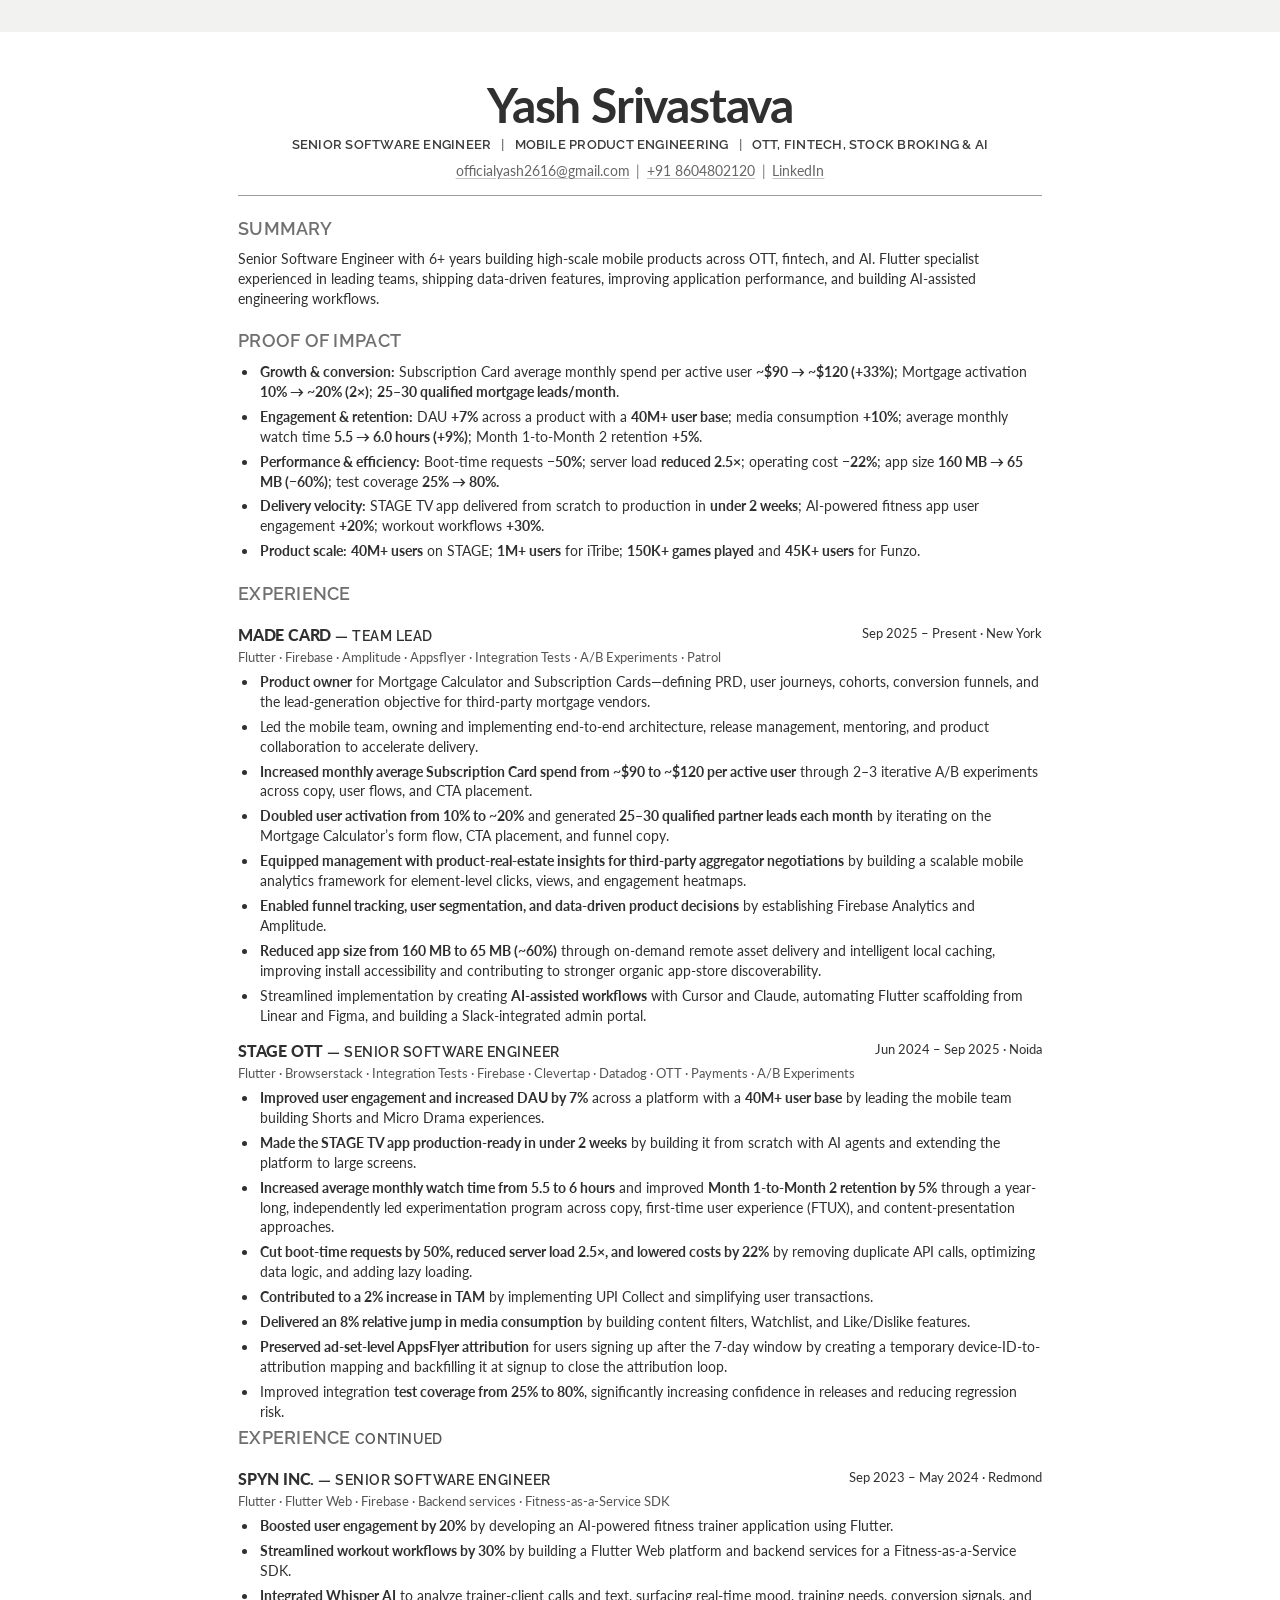
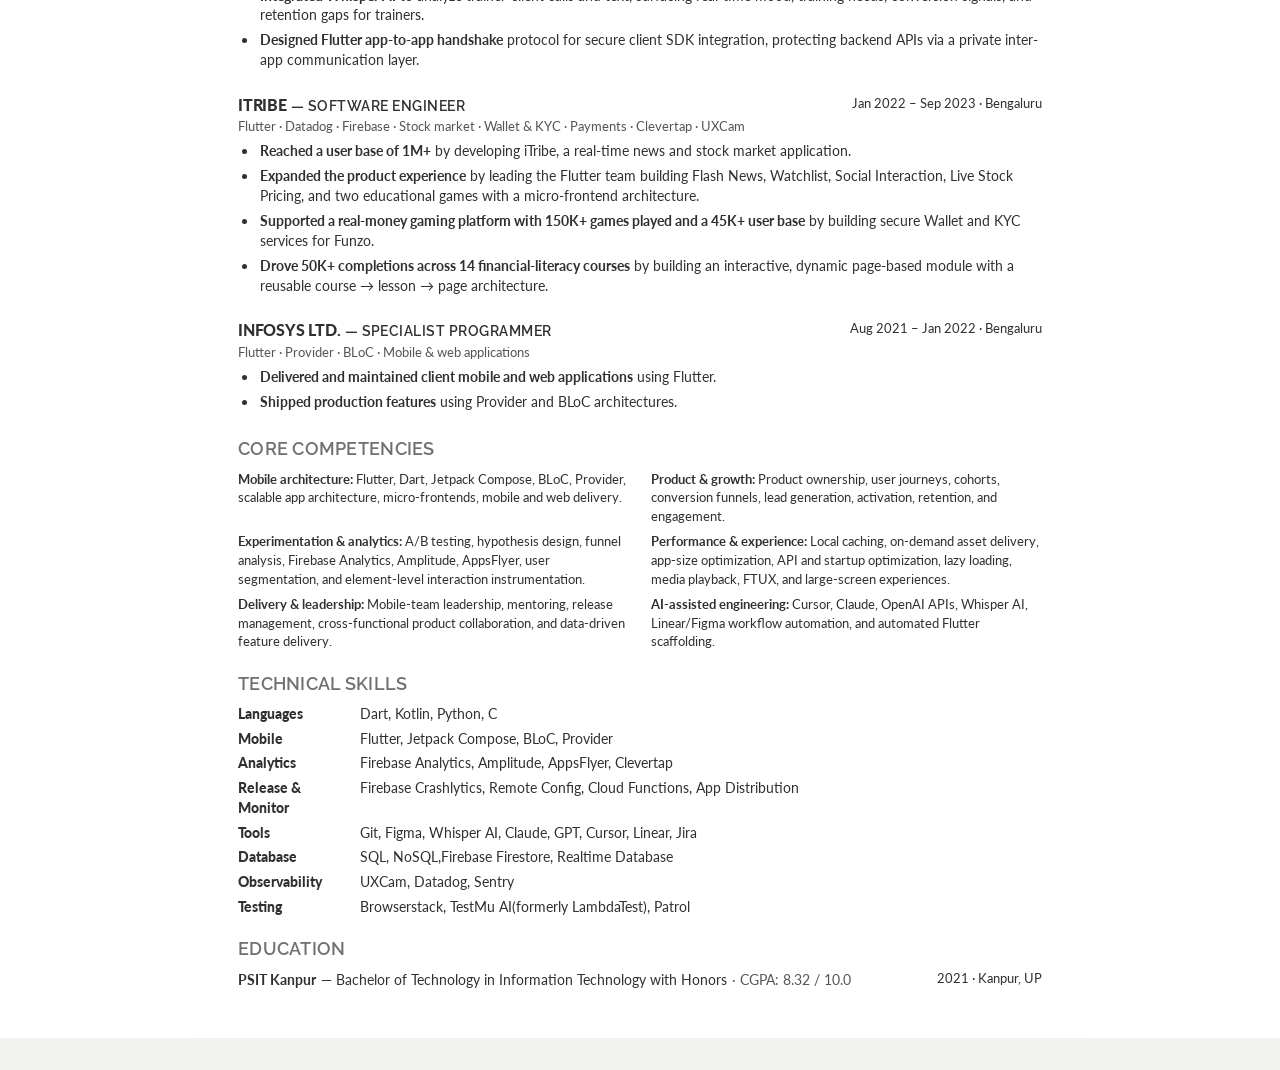
<file: index.html>
<!doctype html>
<html lang="en">
  <head>
    <meta charset="utf-8" />
    <meta name="viewport" content="width=device-width, initial-scale=1" />
    <meta name="description" content="Yash Srivastava — Senior Software Engineer" />
    <title>Yash Srivastava | Senior Software Engineer</title>
    <link rel="preconnect" href="https://fonts.googleapis.com" />
    <link rel="preconnect" href="https://fonts.gstatic.com" crossorigin />
    <link href="https://fonts.googleapis.com/css2?family=Lato:ital,wght@0,300;0,400;0,700;0,900&amp;family=Raleway:wght@500;600;700;800&amp;display=swap" rel="stylesheet" />
    <link rel="stylesheet" href="styles.css" />
  </head>
  <body>
    <main class="resume">
      <header class="masthead">
        <h1><strong>Yash Srivastava</strong></h1>
        <p class="headline">Senior Software Engineer <span>|</span> Mobile Product Engineering <span>|</span> OTT, Fintech, Stock Broking &amp; AI</p>
        <address><a href="mailto:officialyash2616@gmail.com">officialyash2616@gmail.com</a><span>|</span><a href="tel:+918604802120">+91 8604802120</a><span>|</span><a href="https://www.linkedin.com/in/yash-srivastava-04802a15b/">LinkedIn</a></address>
      </header>

      <section>
        <h2>Summary</h2>
        <p>Senior Software Engineer with 6+ years building high-scale mobile products across OTT, fintech, and AI. Flutter specialist experienced in leading teams, shipping data-driven features, improving application performance, and building AI-assisted engineering workflows.</p>
      </section>

      <section>
        <h2>Proof of Impact</h2>
        <ul class="impact-list">
          <li><strong>Growth &amp; conversion:</strong> Subscription Card average monthly spend per active user <strong>~$90 → ~$120 (+33%)</strong>; Mortgage activation <strong>10% → ~20% (2×)</strong>; <strong>25–30 qualified mortgage leads/month</strong>.</li>
          <li><strong>Engagement &amp; retention:</strong> DAU <strong>+7%</strong> across a product with a <strong>40M+ user base</strong>; media consumption <strong>+10%</strong>; average monthly watch time <strong>5.5 → 6.0 hours (+9%)</strong>; Month 1-to-Month 2 retention <strong>+5%</strong>.</li>
          <li><strong>Performance &amp; efficiency:</strong> Boot-time requests <strong>−50%</strong>; server load <strong>reduced 2.5×</strong>; operating cost <strong>−22%</strong>; app size <strong>160 MB → 65 MB (−60%)</strong>; test coverage <strong>25% → 80%.</strong></li>
          <li><strong>Delivery velocity:</strong> STAGE TV app delivered from scratch to production in <strong>under 2 weeks</strong>; AI-powered fitness app user engagement <strong>+20%</strong>; workout workflows <strong>+30%</strong>.</li>
          <li><strong>Product scale:</strong> <strong>40M+ users</strong> on STAGE; <strong>1M+ users</strong> for iTribe; <strong>150K+ games played</strong> and <strong>45K+ users</strong> for Funzo.</li>
        </ul>
      </section>

      <section class="experience">
        <h2>Experience</h2>
        <article>
          <header class="role-header"><div><h3>Made Card <span>— Team Lead</span></h3><p class="stack">Flutter · Firebase · Amplitude · Appsflyer · Integration Tests · A/B Experiments · Patrol</p></div><time>Sep 2025 – Present · New York</time></header>
          <ul>
            <li><strong>Product owner</strong> for Mortgage Calculator and Subscription Cards—defining PRD, user journeys, cohorts, conversion funnels, and the lead-generation objective for third-party mortgage vendors.</li>
            <li>Led the mobile team, owning and implementing end-to-end architecture, release management, mentoring, and product collaboration to accelerate delivery.</li>
            <li><strong>Increased monthly average Subscription Card spend from ~$90 to ~$120 per active user</strong> through 2–3 iterative A/B experiments across copy, user flows, and CTA placement.</li>
            <li><strong>Doubled user activation from 10% to ~20%</strong> and generated<strong> 25–30 qualified partner leads each month</strong> by iterating on the Mortgage Calculator’s form flow, CTA placement, and funnel copy.</li>
            <li><strong>Equipped management with product-real-estate insights for third-party aggregator negotiations</strong> by building a scalable mobile analytics framework for element-level clicks, views, and engagement heatmaps.</li>
            <li><strong>Enabled funnel tracking, user segmentation, and data-driven product decisions</strong> by establishing Firebase Analytics and Amplitude.</li>
            <li><strong>Reduced app size from 160 MB to 65 MB (~60%)</strong> through on-demand remote asset delivery and intelligent local caching, improving install accessibility and contributing to stronger organic app-store discoverability.</li>
            <li>Streamlined implementation by creating <strong>AI-assisted workflows</strong> with Cursor and Claude, automating Flutter scaffolding from Linear and Figma, and building a Slack-integrated admin portal.</li>
          </ul>
        </article>
        <article>
          <header class="role-header"><div><h3>Stage OTT <span>— Senior Software Engineer</span></h3><p class="stack">Flutter · Browserstack · Integration Tests · Firebase · Clevertap · Datadog · OTT · Payments · A/B Experiments</p></div><time>Jun 2024 – Sep 2025 · Noida</time></header>
          <ul>
            <li><strong>Improved user engagement and increased DAU by 7%</strong> across a platform with a <strong>40M+ user base</strong> by leading the mobile team building Shorts and Micro Drama experiences.</li>
            <li><strong>Made the STAGE TV app production-ready in under 2 weeks</strong> by building it from scratch with AI agents and extending the platform to large screens.</li>
            <li><strong>Increased average monthly watch time from 5.5 to 6 hours</strong> and improved <strong>Month 1-to-Month 2 retention by 5%</strong> through a year-long, independently led experimentation program across copy, first-time user experience (FTUX), and content-presentation approaches.</li>
            <li><strong>Cut boot-time requests by 50%, reduced server load 2.5×, and lowered costs by 22%</strong> by removing duplicate API calls, optimizing data logic, and adding lazy loading.</li>
            <li><strong>Contributed to a 2% increase in TAM</strong> by implementing UPI Collect and simplifying user transactions.</li>
            <li><strong>Delivered an 8% relative jump in media consumption</strong> by building content filters, Watchlist, and Like/Dislike features.</li>
            <li><strong>Preserved ad-set-level AppsFlyer attribution</strong> for users signing up after the 7-day window by creating a temporary device-ID-to-attribution mapping and backfilling it at signup to close the attribution loop.</li>
            <li>Improved integration <strong>test coverage from 25% to 80%</strong>, significantly increasing confidence in releases and reducing regression risk.</li>
          </ul>
        </article>

      </section>

      <section class="experience page-two">
        <h2>Experience <span>continued</span></h2>
        <article>
          <header class="role-header"><div><h3>Spyn Inc. <span>— Senior Software Engineer</span></h3><p class="stack">Flutter · Flutter Web · Firebase · Backend services · Fitness-as-a-Service SDK</p></div><time>Sep 2023 – May 2024 · Redmond</time></header>
          <ul>
            <li><strong>Boosted user engagement by 20%</strong> by developing an AI-powered fitness trainer application using Flutter.</li>
            <li><strong>Streamlined workout workflows by 30%</strong> by building a Flutter Web platform and backend services for a Fitness-as-a-Service SDK.</li>
            <li><strong>Integrated Whisper AI</strong> to analyze trainer-client calls and text, surfacing real-time mood, training needs, conversion signals, and retention gaps for trainers.</li>
            <li><strong>Designed Flutter app-to-app handshake</strong> protocol for secure client SDK integration, protecting backend APIs via a private inter-app communication layer.</li>
          </ul>
        </article>

        <article>
          <header class="role-header"><div><h3>iTribe <span>— Software Engineer</span></h3><p class="stack">Flutter · Datadog · Firebase · Stock market · Wallet &amp; KYC · Payments · Clevertap · UXCam</p></div><time>Jan 2022 – Sep 2023 · Bengaluru</time></header>
          <ul>
            <li><strong>Reached a user base of 1M+</strong> by developing iTribe, a real-time news and stock market application.</li>
            <li><strong>Expanded the product experience</strong> by leading the Flutter team building Flash News, Watchlist, Social Interaction, Live Stock Pricing, and two educational games with a micro-frontend architecture.</li>
            <li><strong>Supported a real-money gaming platform with 150K+ games played and a 45K+ user base</strong> by building secure Wallet and KYC services for Funzo.</li>
            <li><strong>Drove 50K+ completions across 14 financial-literacy courses</strong> by building an interactive, dynamic page-based module with a reusable course → lesson → page architecture.</li>
          </ul>
        </article>

        <article>
          <header class="role-header"><div><h3>Infosys Ltd. <span>— Specialist Programmer</span></h3><p class="stack">Flutter · Provider · BLoC · Mobile &amp; web applications</p></div><time>Aug 2021 – Jan 2022 · Bengaluru</time></header>
          <ul>
            <li><strong>Delivered and maintained client mobile and web applications</strong> using Flutter.</li>
            <li><strong>Shipped production features</strong> using Provider and BLoC architectures.</li>
          </ul>
        </article>
      </section>

      <section class="competencies">
        <h2>Core Competencies</h2>
        <div class="competency-grid">
          <p><strong>Mobile architecture:</strong> Flutter, Dart, Jetpack Compose, BLoC, Provider, scalable app architecture, micro-frontends, mobile and web delivery.</p>
          <p><strong>Product &amp; growth:</strong> Product ownership, user journeys, cohorts, conversion funnels, lead generation, activation, retention, and engagement.</p>
          <p><strong>Experimentation &amp; analytics:</strong> A/B testing, hypothesis design, funnel analysis, Firebase Analytics, Amplitude, AppsFlyer, user segmentation, and element-level interaction instrumentation.</p>
          <p><strong>Performance &amp; experience:</strong> Local caching, on-demand asset delivery, app-size optimization, API and startup optimization, lazy loading, media playback, FTUX, and large-screen experiences.</p>
          <p><strong>Delivery &amp; leadership:</strong> Mobile-team leadership, mentoring, release management, cross-functional product collaboration, and data-driven feature delivery.</p>
          <p><strong>AI-assisted engineering:</strong> Cursor, Claude, OpenAI APIs, Whisper AI, Linear/Figma workflow automation, and automated Flutter scaffolding.</p>
        </div>
      </section>

      <section class="skills">
        <h2>Technical Skills</h2>
        <dl>
          <div><dt>Languages</dt><dd>Dart, Kotlin, Python, C</dd></div>
          <div><dt>Mobile</dt><dd>Flutter, Jetpack Compose, BLoC, Provider</dd></div>
          <div><dt>Analytics</dt><dd>Firebase Analytics, Amplitude, AppsFlyer, Clevertap</dd></div>
          <div><dt>Release & Monitor</dt><dd>Firebase Crashlytics, Remote Config, Cloud Functions, App Distribution</dd></div>
          <div><dt>Tools</dt><dd>Git, Figma, Whisper AI, Claude, GPT, Cursor, Linear, Jira</dd></div>
          <div><dt>Database</dt><dd>SQL, NoSQL,Firebase Firestore, Realtime Database</dd></div>
          <div><dt>Observability</dt><dd>UXCam, Datadog, Sentry</dd></div>
          <div><dt>Testing</dt><dd>Browserstack, TestMu AI(formerly LambdaTest), Patrol</dd></div>
        </dl>
      </section>

      <section class="education">
        <h2>Education</h2>
        <p><strong>PSIT Kanpur</strong> — Bachelor of Technology in Information Technology with Honors <span>· CGPA: 8.32 / 10.0</span> <time>2021 · Kanpur, UP</time></p>
      </section>
    </main>
  </body>
</html>
</file>
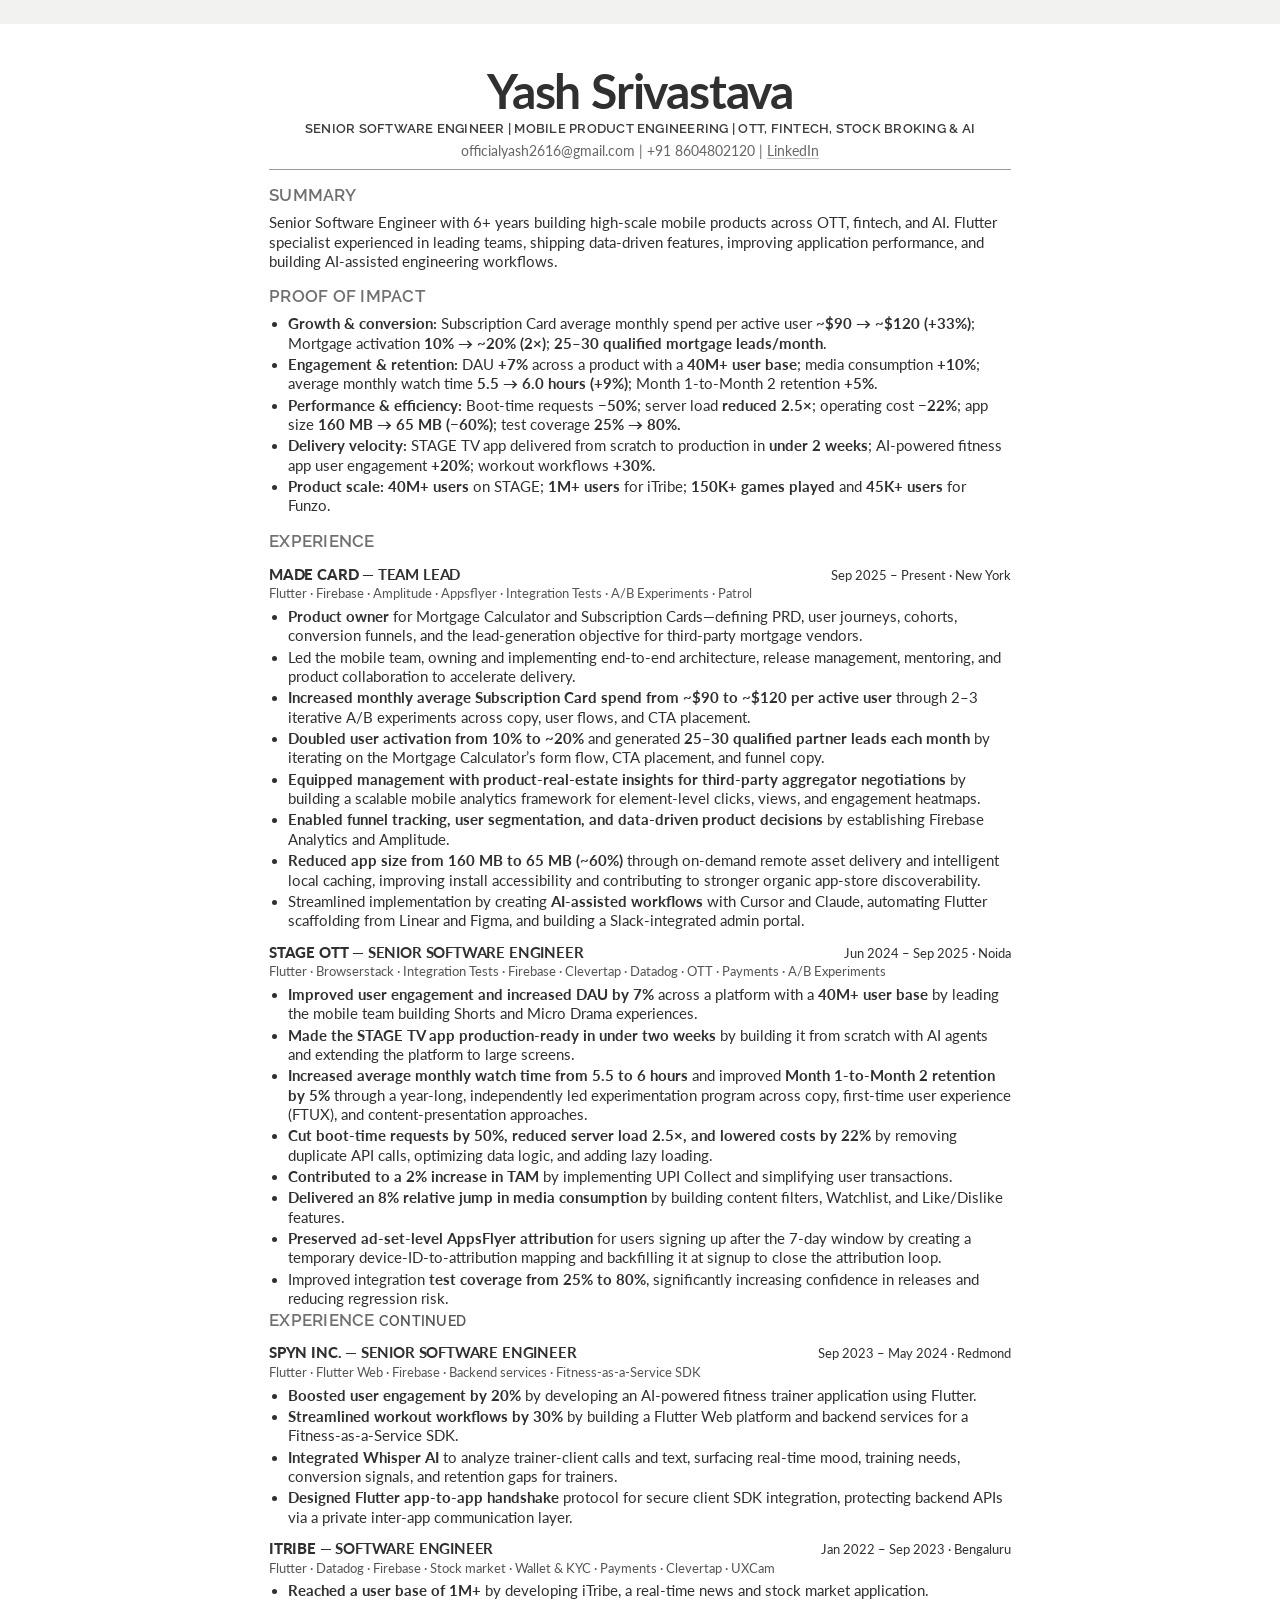
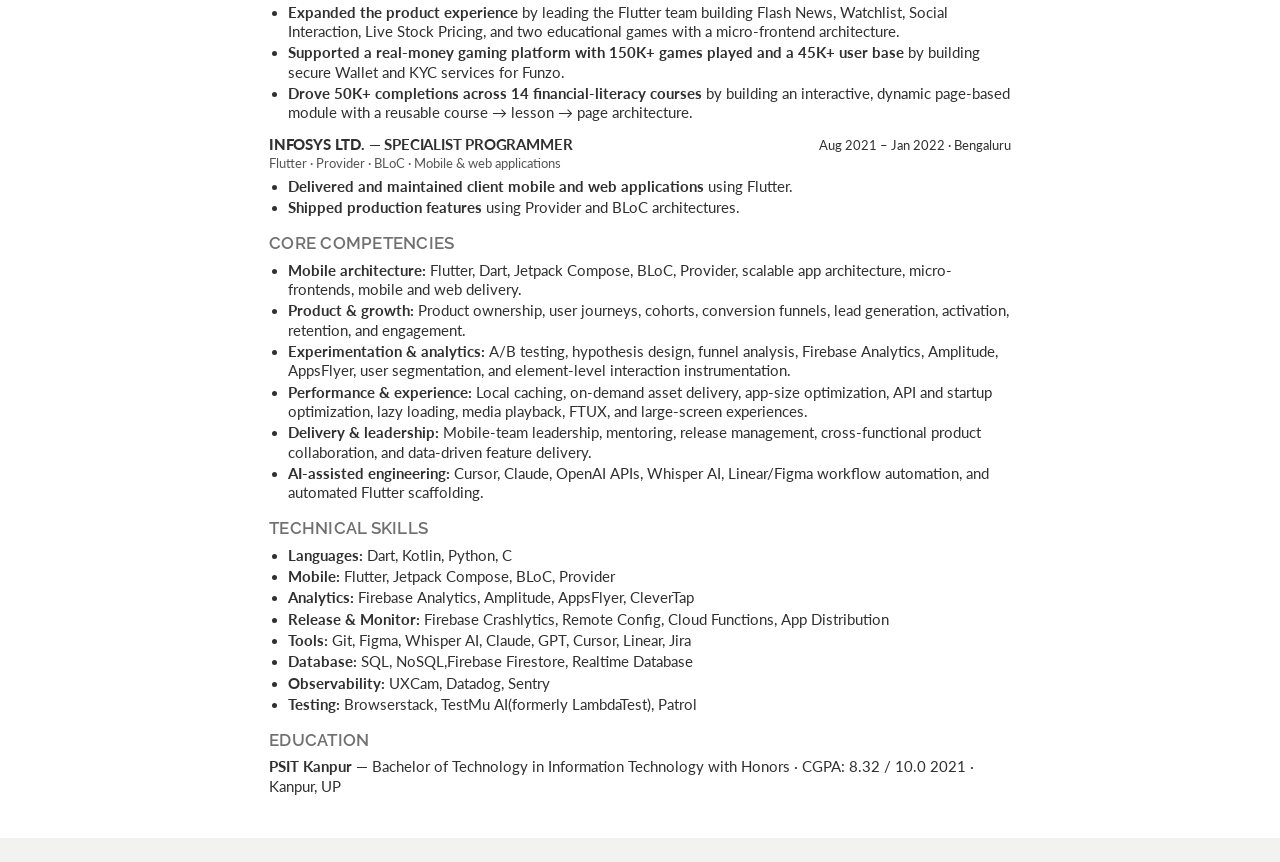
<file: ats-test/index.html>
<!doctype html>
<html lang="en">
  <head>
    <meta charset="utf-8" />
    <meta name="viewport" content="width=device-width, initial-scale=1" />
    <meta name="description" content="Yash Srivastava - Senior Software Engineer - ATS-friendly resume" />
    <title>Yash Srivastava | ATS Resume</title>
    <link rel="preconnect" href="https://fonts.googleapis.com" />
    <link rel="preconnect" href="https://fonts.gstatic.com" crossorigin />
    <link href="https://fonts.googleapis.com/css2?family=Lato:ital,wght@0,300;0,400;0,700;0,900&family=Raleway:wght@500;600;700;800&display=swap" rel="stylesheet" />
    <link rel="stylesheet" href="styles.css" />
  </head>
  <body>
    <main class="resume">
      <header class="masthead">
        <h1><strong>Yash Srivastava</strong></h1>
        <p class="headline">Senior Software Engineer | Mobile Product Engineering | OTT, Fintech, Stock Broking &amp; AI</p>
        <p class="contact">officialyash2616@gmail.com | +91 8604802120 | <a href="https://www.linkedin.com/in/yash-srivastava-04802a15b/">LinkedIn</a></p>
      </header>

      <section>
        <h2>Summary</h2>
        <p>Senior Software Engineer with 6+ years building high-scale mobile products across OTT, fintech, and AI. Flutter specialist experienced in leading teams, shipping data-driven features, improving application performance, and building AI-assisted engineering workflows.</p>
      </section>

      <section>
        <h2>Proof of Impact</h2>
        <ul>
          <li><strong>Growth &amp; conversion:</strong> Subscription Card average monthly spend per active user <strong>~$90 → ~$120 (+33%)</strong>; Mortgage activation <strong>10% → ~20% (2×)</strong>; <strong>25–30 qualified mortgage leads/month</strong>.</li>
          <li><strong>Engagement &amp; retention:</strong> DAU <strong>+7%</strong> across a product with a <strong>40M+ user base</strong>; media consumption <strong>+10%</strong>; average monthly watch time <strong>5.5 → 6.0 hours (+9%)</strong>; Month 1-to-Month 2 retention <strong>+5%</strong>.</li>
          <li><strong>Performance &amp; efficiency:</strong> Boot-time requests <strong>−50%</strong>; server load <strong>reduced 2.5×</strong>; operating cost <strong>−22%</strong>; app size <strong>160 MB → 65 MB (−60%)</strong>; test coverage <strong>25% → 80%.</strong></li>
          <li><strong>Delivery velocity:</strong> STAGE TV app delivered from scratch to production in <strong>under 2 weeks</strong>; AI-powered fitness app user engagement <strong>+20%</strong>; workout workflows <strong>+30%</strong>.</li>
          <li><strong>Product scale:</strong> <strong>40M+ users</strong> on STAGE; <strong>1M+ users</strong> for iTribe; <strong>150K+ games played</strong> and <strong>45K+ users</strong> for Funzo.</li>
        </ul>
      </section>

      <section>
        <h2>Experience</h2>

        <article>
          <h3><span class="role-title"><span class="company-name">Made Card</span> <span class="designation">— Team Lead</span></span><span class="inline-date">Sep 2025 – Present · New York</span></h3>
          <p class="stack">Flutter · Firebase · Amplitude · Appsflyer · Integration Tests · A/B Experiments · Patrol</p>
          <ul>
            <li><strong>Product owner</strong> for Mortgage Calculator and Subscription Cards—defining PRD, user journeys, cohorts, conversion funnels, and the lead-generation objective for third-party mortgage vendors.</li>
            <li>Led the mobile team, owning and implementing end-to-end architecture, release management, mentoring, and product collaboration to accelerate delivery.</li>
            <li><strong>Increased monthly average Subscription Card spend from ~$90 to ~$120 per active user</strong> through 2–3 iterative A/B experiments across copy, user flows, and CTA placement.</li>
            <li><strong>Doubled user activation from 10% to ~20%</strong> and generated <strong>25–30 qualified partner leads each month</strong> by iterating on the Mortgage Calculator’s form flow, CTA placement, and funnel copy.</li>
            <li><strong>Equipped management with product-real-estate insights for third-party aggregator negotiations</strong> by building a scalable mobile analytics framework for element-level clicks, views, and engagement heatmaps.</li>
            <li><strong>Enabled funnel tracking, user segmentation, and data-driven product decisions</strong> by establishing Firebase Analytics and Amplitude.</li>
            <li><strong>Reduced app size from 160 MB to 65 MB (~60%)</strong> through on-demand remote asset delivery and intelligent local caching, improving install accessibility and contributing to stronger organic app-store discoverability.</li>
            <li>Streamlined implementation by creating <strong>AI-assisted workflows</strong> with Cursor and Claude, automating Flutter scaffolding from Linear and Figma, and building a Slack-integrated admin portal.</li>
          </ul>
        </article>

        <article>
          <h3><span class="role-title"><span class="company-name">Stage OTT</span> <span class="designation">— Senior Software Engineer</span></span><span class="inline-date">Jun 2024 – Sep 2025 · Noida</span></h3>
          <p class="stack">Flutter · Browserstack · Integration Tests · Firebase · Clevertap · Datadog · OTT · Payments · A/B Experiments</p>
          <ul>
            <li><strong>Improved user engagement and increased DAU by 7%</strong> across a platform with a <strong>40M+ user base</strong> by leading the mobile team building Shorts and Micro Drama experiences.</li>
            <li><strong>Made the STAGE TV app production-ready in under two weeks</strong> by building it from scratch with AI agents and extending the platform to large screens.</li>
            <li><strong>Increased average monthly watch time from 5.5 to 6 hours</strong> and improved <strong>Month 1-to-Month 2 retention by 5%</strong> through a year-long, independently led experimentation program across copy, first-time user experience (FTUX), and content-presentation approaches.</li>
            <li><strong>Cut boot-time requests by 50%, reduced server load 2.5×, and lowered costs by 22%</strong> by removing duplicate API calls, optimizing data logic, and adding lazy loading.</li>
            <li><strong>Contributed to a 2% increase in TAM</strong> by implementing UPI Collect and simplifying user transactions.</li>
            <li><strong>Delivered an 8% relative jump in media consumption</strong> by building content filters, Watchlist, and Like/Dislike features.</li>
            <li><strong>Preserved ad-set-level AppsFlyer attribution</strong> for users signing up after the 7-day window by creating a temporary device-ID-to-attribution mapping and backfilling it at signup to close the attribution loop.</li>
            <li>Improved integration <strong>test coverage from 25% to 80%</strong>, significantly increasing confidence in releases and reducing regression risk.</li>
          </ul>
        </article>

        <article class="page-two-start">
          <h2 class="continuation">Experience <span>continued</span></h2>
          <h3><span class="role-title"><span class="company-name">Spyn Inc.</span> <span class="designation">— Senior Software Engineer</span></span><span class="inline-date">Sep 2023 – May 2024 · Redmond</span></h3>
          <p class="stack">Flutter · Flutter Web · Firebase · Backend services · Fitness-as-a-Service SDK</p>
          <ul>
            <li><strong>Boosted user engagement by 20%</strong> by developing an AI-powered fitness trainer application using Flutter.</li>
            <li><strong>Streamlined workout workflows by 30%</strong> by building a Flutter Web platform and backend services for a Fitness-as-a-Service SDK.</li>
            <li><strong>Integrated Whisper AI</strong> to analyze trainer-client calls and text, surfacing real-time mood, training needs, conversion signals, and retention gaps for trainers.</li>
            <li><strong>Designed Flutter app-to-app handshake</strong> protocol for secure client SDK integration, protecting backend APIs via a private inter-app communication layer.</li>
          </ul>
        </article>

        <article>
          <h3><span class="role-title"><span class="company-name">iTribe</span> <span class="designation">— Software Engineer</span></span><span class="inline-date">Jan 2022 – Sep 2023 · Bengaluru</span></h3>
          <p class="stack">Flutter · Datadog · Firebase · Stock market · Wallet &amp; KYC · Payments · Clevertap · UXCam</p>
          <ul>
            <li><strong>Reached a user base of 1M+</strong> by developing iTribe, a real-time news and stock market application.</li>
            <li><strong>Expanded the product experience</strong> by leading the Flutter team building Flash News, Watchlist, Social Interaction, Live Stock Pricing, and two educational games with a micro-frontend architecture.</li>
            <li><strong>Supported a real-money gaming platform with 150K+ games played and a 45K+ user base</strong> by building secure Wallet and KYC services for Funzo.</li>
            <li><strong>Drove 50K+ completions across 14 financial-literacy courses</strong> by building an interactive, dynamic page-based module with a reusable course → lesson → page architecture.</li>
          </ul>
        </article>

        <article>
          <h3><span class="role-title"><span class="company-name">Infosys Ltd.</span> <span class="designation">— Specialist Programmer</span></span><span class="inline-date">Aug 2021 – Jan 2022 · Bengaluru</span></h3>
          <p class="stack">Flutter · Provider · BLoC · Mobile &amp; web applications</p>
          <ul>
            <li><strong>Delivered and maintained client mobile and web applications</strong> using Flutter.</li>
            <li><strong>Shipped production features</strong> using Provider and BLoC architectures.</li>
          </ul>
        </article>
      </section>

      <section>
        <h2>Core Competencies</h2>
        <ul>
          <li><strong>Mobile architecture:</strong> Flutter, Dart, Jetpack Compose, BLoC, Provider, scalable app architecture, micro-frontends, mobile and web delivery.</li>
          <li><strong>Product &amp; growth:</strong> Product ownership, user journeys, cohorts, conversion funnels, lead generation, activation, retention, and engagement.</li>
          <li><strong>Experimentation &amp; analytics:</strong> A/B testing, hypothesis design, funnel analysis, Firebase Analytics, Amplitude, AppsFlyer, user segmentation, and element-level interaction instrumentation.</li>
          <li><strong>Performance &amp; experience:</strong> Local caching, on-demand asset delivery, app-size optimization, API and startup optimization, lazy loading, media playback, FTUX, and large-screen experiences.</li>
          <li><strong>Delivery &amp; leadership:</strong> Mobile-team leadership, mentoring, release management, cross-functional product collaboration, and data-driven feature delivery.</li>
          <li><strong>AI-assisted engineering:</strong> Cursor, Claude, OpenAI APIs, Whisper AI, Linear/Figma workflow automation, and automated Flutter scaffolding.</li>
        </ul>
      </section>

      <section>
        <h2>Technical Skills</h2>
        <ul class="skills-list">
          <li><strong>Languages:</strong> Dart, Kotlin, Python, C</li>
          <li><strong>Mobile:</strong> Flutter, Jetpack Compose, BLoC, Provider</li>
          <li><strong>Analytics:</strong> Firebase Analytics, Amplitude, AppsFlyer, CleverTap</li>
          <li><strong>Release &amp; Monitor:</strong> Firebase Crashlytics, Remote Config, Cloud Functions, App Distribution</li>
          <li><strong>Tools:</strong> Git, Figma, Whisper AI, Claude, GPT, Cursor, Linear, Jira</li>
          <li><strong>Database:</strong> SQL, NoSQL,Firebase Firestore, Realtime Database</li>
          <li><strong>Observability:</strong> UXCam, Datadog, Sentry</li>
          <li><strong>Testing:</strong> Browserstack, TestMu AI(formerly LambdaTest), Patrol</li>
        </ul>
      </section>

      <section>
        <h2>Education</h2>
        <p><strong>PSIT Kanpur</strong> — Bachelor of Technology in Information Technology with Honors <span>· CGPA: 8.32 / 10.0</span> <time>2021 · Kanpur, UP</time></p>
      </section>
    </main>
  </body>
</html>
</file>
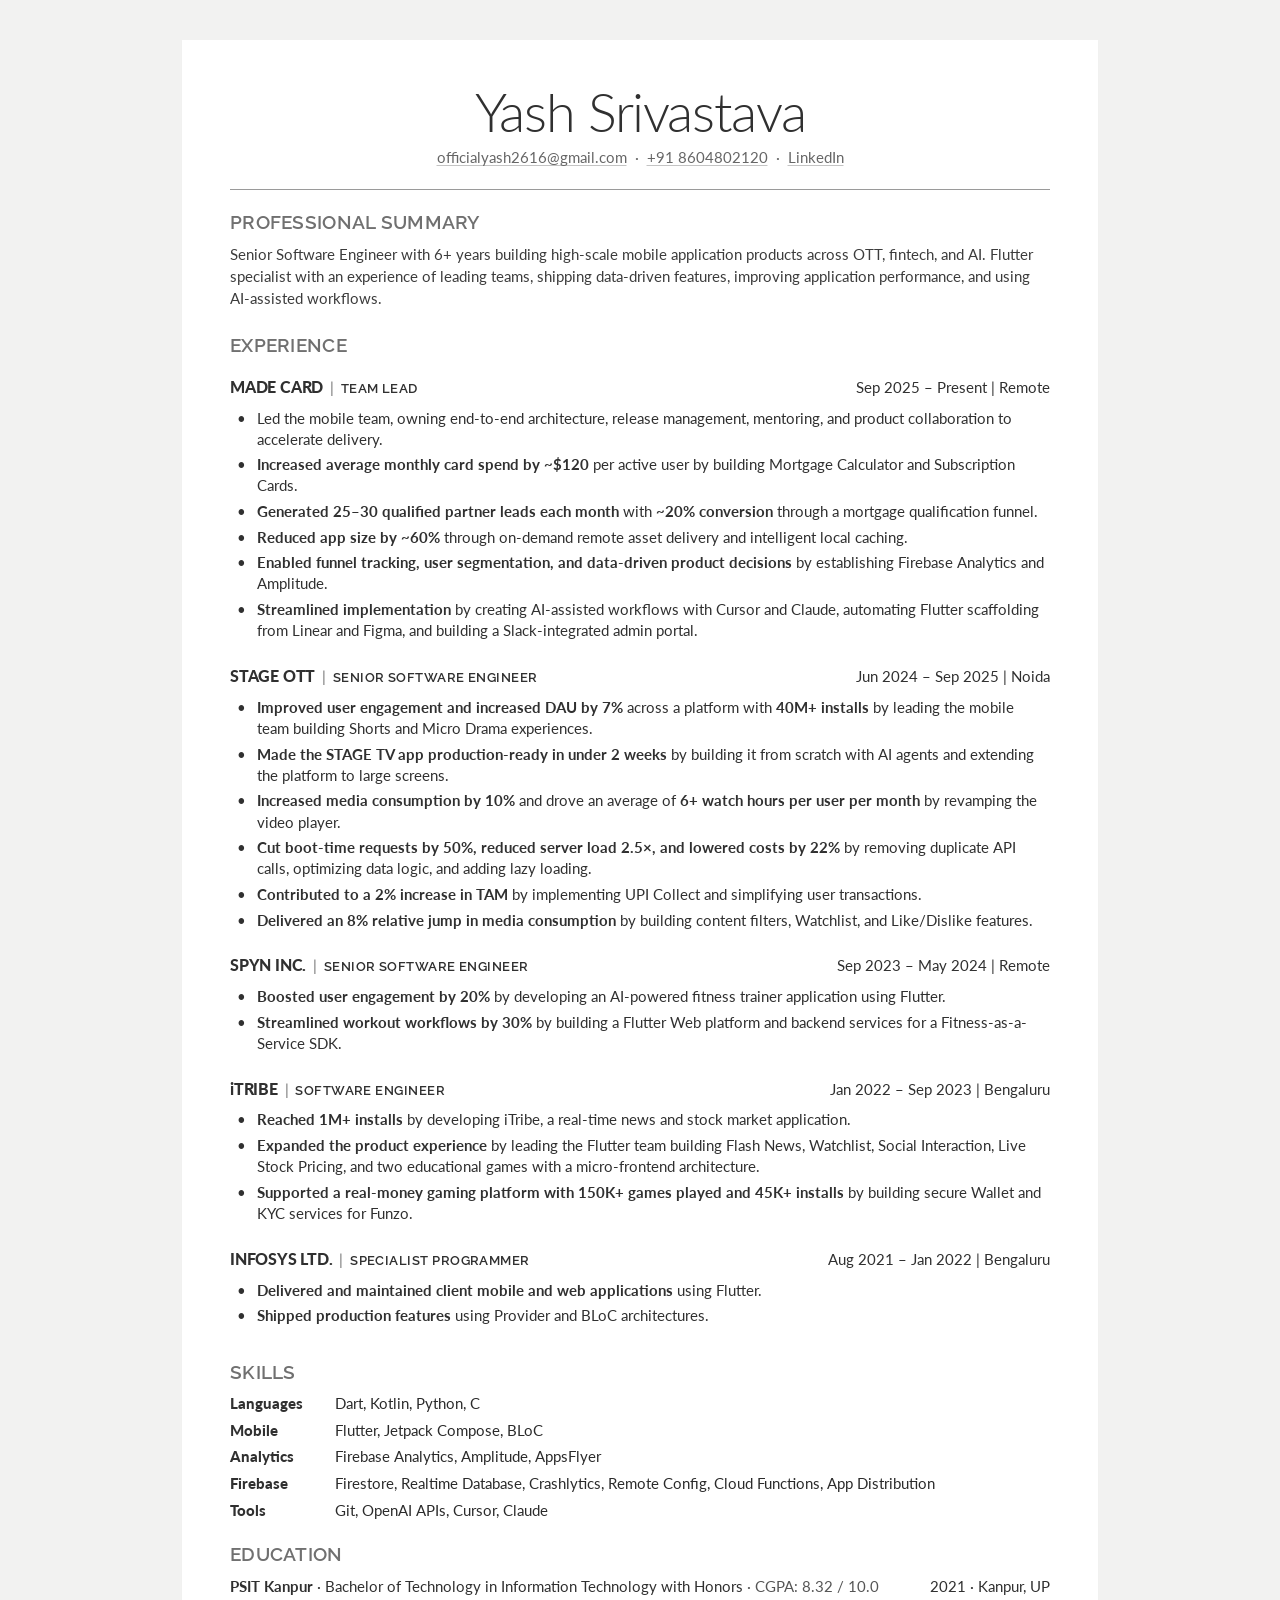
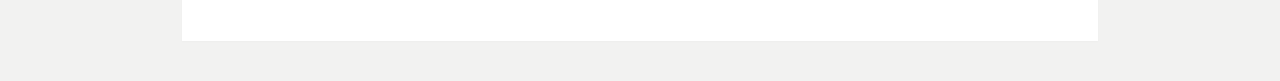
<file: one-page-cv/index.html>
<!doctype html>
<html lang="en">
  <head>
    <meta charset="utf-8" />
    <meta name="viewport" content="width=device-width, initial-scale=1" />
    <meta name="description" content="Professional resume" />
    <title>Senior Software Engineer Resume</title>
    <link rel="preconnect" href="https://fonts.googleapis.com" />
    <link rel="preconnect" href="https://fonts.gstatic.com" crossorigin />
    <link href="https://fonts.googleapis.com/css2?family=Lato:ital,wght@0,300;0,400;0,700;0,900;1,400&amp;family=Raleway:wght@500;600;700;800&amp;display=swap" rel="stylesheet" />
    <link rel="stylesheet" href="styles.css" />
    <link rel="stylesheet" href="print.css" media="print" />
  </head>
  <body>
    <main class="resume" aria-label="Resume">
      <header class="intro">
        <h1>Yash Srivastava</h1>
        <address class="contact">
          <a href="mailto:officialyash2616@gmail.com">officialyash2616@gmail.com</a><span aria-hidden="true">·</span>
          <a href="tel:+918604802120">+91 8604802120</a><span aria-hidden="true">·</span>
          <a href="https://www.linkedin.com/in/yash-srivastava-04802a15b/">LinkedIn</a>
        </address>
      </header>

      <section class="summary" aria-labelledby="summary-heading">
        <h2 id="summary-heading">Professional Summary</h2>
        <p>Senior Software Engineer with 6+ years building high-scale mobile application products across OTT, fintech, and AI. Flutter specialist with an experience of leading teams, shipping data-driven features, improving application performance, and using AI-assisted workflows.</p>
      </section>

      <section class="experience" aria-labelledby="experience-heading">
        <h2 id="experience-heading">Experience</h2>
        <article class="role">
          <div class="role-heading"><div class="role-title"><h3>MADE CARD</h3><span class="role-separator" aria-hidden="true">|</span><p class="job-title">Team Lead</p></div><p class="dates">Sep 2025 – Present <span aria-hidden="true">|</span> Remote</p></div>
          <ul>
            <li>Led the mobile team, owning end-to-end architecture, release management, mentoring, and product collaboration to accelerate delivery.</li>
            <li><strong>Increased average monthly card spend by ~$120</strong> per active user by building Mortgage Calculator and Subscription Cards.</li>
            <li><strong>Generated 25–30 qualified partner leads each month</strong> with <strong>~20% conversion</strong> through a mortgage qualification funnel.</li>
            <li><strong>Reduced app size by ~60%</strong> through on-demand remote asset delivery and intelligent local caching.</li>
            <li><strong>Enabled funnel tracking, user segmentation, and data-driven product decisions</strong> by establishing Firebase Analytics and Amplitude.</li>
            <li><strong>Streamlined implementation</strong> by creating AI-assisted workflows with Cursor and Claude, automating Flutter scaffolding from Linear and Figma, and building a Slack-integrated admin portal.</li>
          </ul>
        </article>
        <article class="role">
          <div class="role-heading"><div class="role-title"><h3>STAGE OTT</h3><span class="role-separator" aria-hidden="true">|</span><p class="job-title">Senior Software Engineer</p></div><p class="dates">Jun 2024 – Sep 2025 <span aria-hidden="true">|</span> Noida</p></div>
          <ul>
            <li><strong>Improved user engagement and increased DAU by 7%</strong> across a platform with <strong>40M+ installs</strong> by leading the mobile team building Shorts and Micro Drama experiences.</li>
            <li><strong>Made the STAGE TV app production-ready in under 2 weeks</strong> by building it from scratch with AI agents and extending the platform to large screens.</li>
            <li><strong>Increased media consumption by 10%</strong> and drove an average of <strong>6+ watch hours per user per month</strong> by revamping the video player.</li>
            <li><strong>Cut boot-time requests by 50%, reduced server load 2.5×, and lowered costs by 22%</strong> by removing duplicate API calls, optimizing data logic, and adding lazy loading.</li>
            <li><strong>Contributed to a 2% increase in TAM</strong> by implementing UPI Collect and simplifying user transactions.</li>
            <li><strong>Delivered an 8% relative jump in media consumption</strong> by building content filters, Watchlist, and Like/Dislike features.</li>
          </ul>
        </article>
        <article class="role">
          <div class="role-heading"><div class="role-title"><h3>SPYN INC.</h3><span class="role-separator" aria-hidden="true">|</span><p class="job-title">Senior Software Engineer</p></div><p class="dates">Sep 2023 – May 2024 <span aria-hidden="true">|</span> Remote</p></div>
          <ul>
            <li><strong>Boosted user engagement by 20%</strong> by developing an AI-powered fitness trainer application using Flutter.</li>
            <li><strong>Streamlined workout workflows by 30%</strong> by building a Flutter Web platform and backend services for a Fitness-as-a-Service SDK.</li>
          </ul>
        </article>
        <article class="role">
          <div class="role-heading"><div class="role-title"><h3>iTRIBE</h3><span class="role-separator" aria-hidden="true">|</span><p class="job-title">Software Engineer</p></div><p class="dates">Jan 2022 – Sep 2023 <span aria-hidden="true">|</span> Bengaluru</p></div>
          <ul>
            <li><strong>Reached 1M+ installs</strong> by developing iTribe, a real-time news and stock market application.</li>
            <li><strong>Expanded the product experience</strong> by leading the Flutter team building Flash News, Watchlist, Social Interaction, Live Stock Pricing, and two educational games with a micro-frontend architecture.</li>
            <li><strong>Supported a real-money gaming platform with 150K+ games played and 45K+ installs</strong> by building secure Wallet and KYC services for Funzo.</li>
          </ul>
        </article>
        <article class="role">
          <div class="role-heading"><div class="role-title"><h3>INFOSYS LTD.</h3><span class="role-separator" aria-hidden="true">|</span><p class="job-title">Specialist Programmer</p></div><p class="dates">Aug 2021 – Jan 2022 <span aria-hidden="true">|</span> Bengaluru</p></div>
          <ul>
            <li><strong>Delivered and maintained client mobile and web applications</strong> using Flutter.</li>
            <li><strong>Shipped production features</strong> using Provider and BLoC architectures.</li>
          </ul>
        </article>
      </section>

      <section class="skills" aria-labelledby="skills-heading">
        <h2 id="skills-heading">Skills</h2>
        <dl>
          <div><dt>Languages</dt><dd>Dart, Kotlin, Python, C</dd></div>
          <div><dt>Mobile</dt><dd>Flutter, Jetpack Compose, BLoC</dd></div>
          <div><dt>Analytics</dt><dd>Firebase Analytics, Amplitude, AppsFlyer</dd></div>
          <div><dt>Firebase</dt><dd>Firestore, Realtime Database, Crashlytics, Remote Config, Cloud Functions, App Distribution</dd></div>
          <div><dt>Tools</dt><dd>Git, OpenAI APIs, Cursor, Claude</dd></div>
        </dl>
      </section>

      <section class="education" aria-labelledby="education-heading">
        <h2 id="education-heading">Education</h2>
        <div class="education-row"><p><strong>PSIT Kanpur</strong> · Bachelor of Technology in Information Technology with Honors <span class="education-detail">· CGPA: 8.32 / 10.0</span></p><p class="dates">2021 · Kanpur, UP</p></div>
      </section>
    </main>
  </body>
</html>
</file>
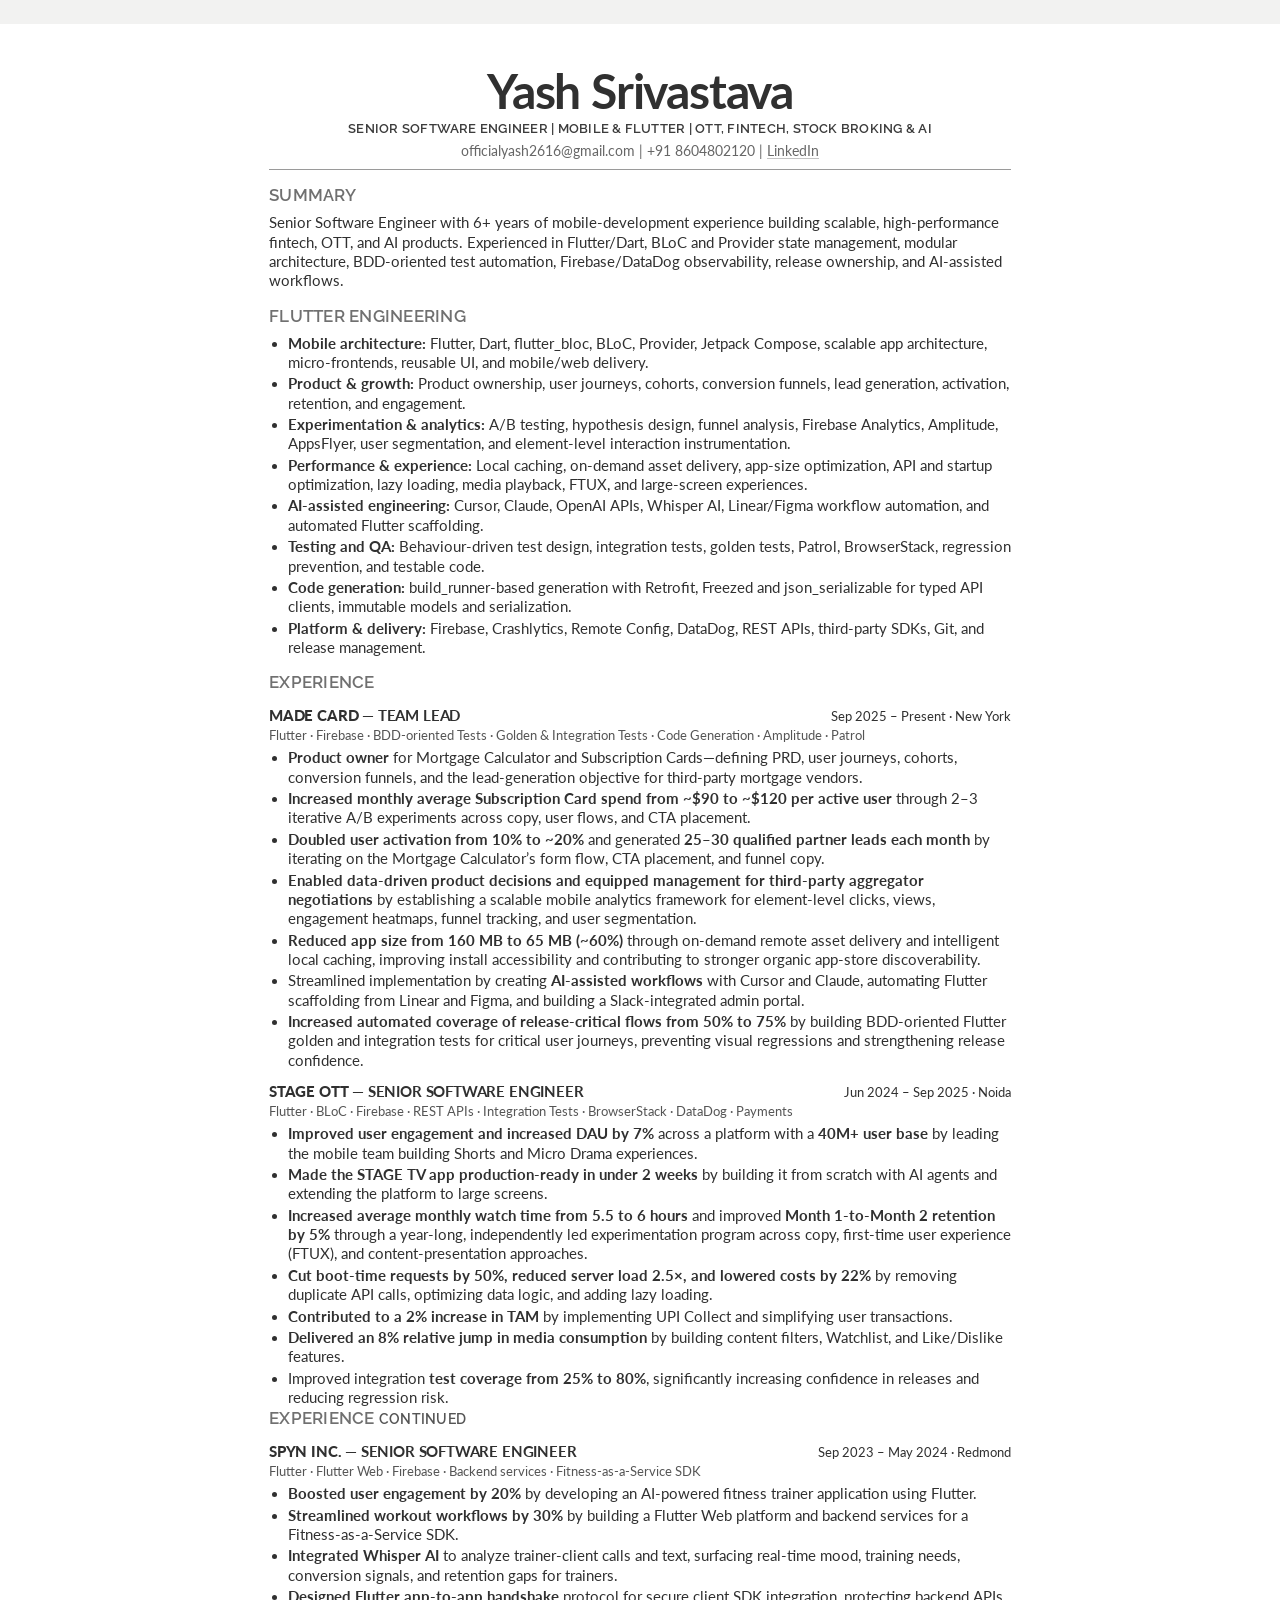
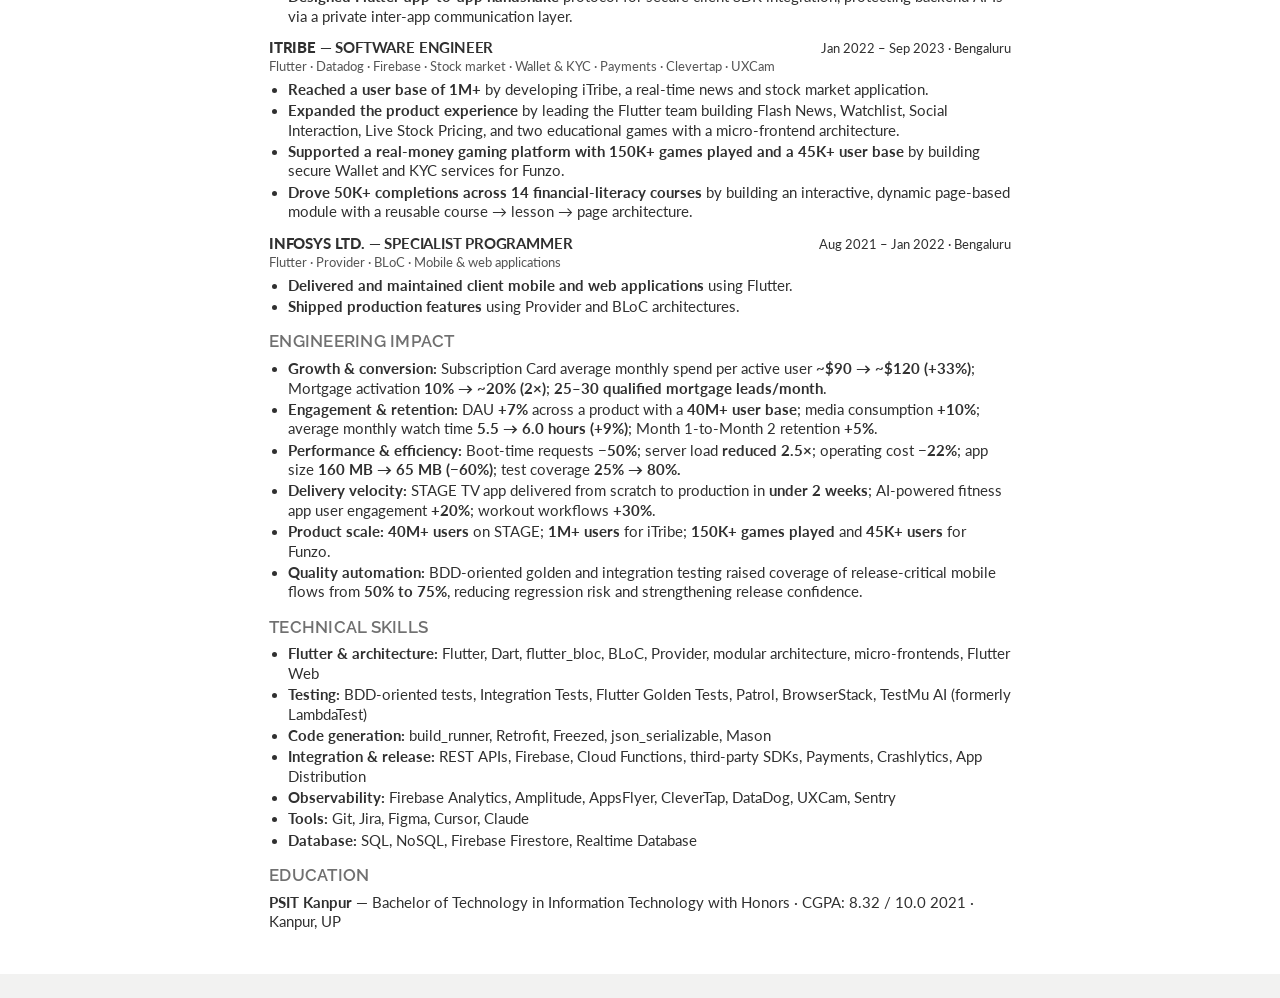
<file: parsable-tide-cv/index.html>
<!doctype html>
<html lang="en">
  <head>
    <meta charset="utf-8" />
    <meta name="viewport" content="width=device-width, initial-scale=1" />
    <meta name="description" content="Yash Srivastava - Senior Flutter Engineer - ATS-friendly Tide resume" />
    <title>Yash Srivastava | Tide ATS Resume</title>
    <link rel="preconnect" href="https://fonts.googleapis.com" />
    <link rel="preconnect" href="https://fonts.gstatic.com" crossorigin />
    <link href="https://fonts.googleapis.com/css2?family=Lato:ital,wght@0,300;0,400;0,700;0,900&amp;family=Raleway:wght@500;600;700;800&amp;display=swap" rel="stylesheet" />
    <link rel="stylesheet" href="styles.css" />
  </head>
  <body>
    <main class="resume">
      <header class="masthead">
        <h1><strong>Yash Srivastava</strong></h1>
        <p class="headline">Senior Software Engineer | Mobile &amp; Flutter | OTT, Fintech, Stock Broking &amp; AI</p>
        <p class="contact">officialyash2616@gmail.com | +91 8604802120 | <a href="https://www.linkedin.com/in/yash-srivastava-04802a15b/">LinkedIn</a></p>
      </header>

      <section>
        <h2>Summary</h2>
        <p>Senior Software Engineer with 6+ years of mobile-development experience building scalable, high-performance fintech, OTT, and AI products. Experienced in Flutter/Dart, BLoC and Provider state management, modular architecture, BDD-oriented test automation, Firebase/DataDog observability, release ownership, and AI-assisted workflows.</p>
      </section>

      <section>
        <h2>Flutter Engineering</h2>
        <ul>
          <li><strong>Mobile architecture:</strong> Flutter, Dart, flutter_bloc, BLoC, Provider, Jetpack Compose, scalable app architecture, micro-frontends, reusable UI, and mobile/web delivery.</li>
          <li><strong>Product &amp; growth:</strong> Product ownership, user journeys, cohorts, conversion funnels, lead generation, activation, retention, and engagement.</li>
          <li><strong>Experimentation &amp; analytics:</strong> A/B testing, hypothesis design, funnel analysis, Firebase Analytics, Amplitude, AppsFlyer, user segmentation, and element-level interaction instrumentation.</li>
          <li><strong>Performance &amp; experience:</strong> Local caching, on-demand asset delivery, app-size optimization, API and startup optimization, lazy loading, media playback, FTUX, and large-screen experiences.</li>
          <li><strong>AI-assisted engineering:</strong> Cursor, Claude, OpenAI APIs, Whisper AI, Linear/Figma workflow automation, and automated Flutter scaffolding.</li>
          <li><strong>Testing and QA:</strong> Behaviour-driven test design, integration tests, golden tests, Patrol, BrowserStack, regression prevention, and testable code.</li>
          <li><strong>Code generation:</strong> build_runner-based generation with Retrofit, Freezed and json_serializable for typed API clients, immutable models and serialization.</li>
          <li><strong>Platform &amp; delivery:</strong> Firebase, Crashlytics, Remote Config, DataDog, REST APIs, third-party SDKs, Git, and release management.</li>
        </ul>
      </section>

      <section>
        <h2>Experience</h2>

        <article>
          <h3><span class="role-title"><span class="company-name">Made Card</span> <span class="designation">— Team Lead</span></span><span class="inline-date">Sep 2025 – Present · New York</span></h3>
          <p class="stack">Flutter · Firebase · BDD-oriented Tests · Golden &amp; Integration Tests · Code Generation · Amplitude · Patrol</p>
          <ul>
            <li><strong>Product owner</strong> for Mortgage Calculator and Subscription Cards—defining PRD, user journeys, cohorts, conversion funnels, and the lead-generation objective for third-party mortgage vendors.</li>
            <li><strong>Increased monthly average Subscription Card spend from ~$90 to ~$120 per active user</strong> through 2–3 iterative A/B experiments across copy, user flows, and CTA placement.</li>
            <li><strong>Doubled user activation from 10% to ~20%</strong> and generated <strong>25–30 qualified partner leads each month</strong> by iterating on the Mortgage Calculator’s form flow, CTA placement, and funnel copy.</li>
            <li><strong>Enabled data-driven product decisions and equipped management for third-party aggregator negotiations</strong> by establishing a scalable mobile analytics framework for element-level clicks, views, engagement heatmaps, funnel tracking, and user segmentation.</li>
            <li><strong>Reduced app size from 160 MB to 65 MB (~60%)</strong> through on-demand remote asset delivery and intelligent local caching, improving install accessibility and contributing to stronger organic app-store discoverability.</li>
            <li>Streamlined implementation by creating <strong>AI-assisted workflows</strong> with Cursor and Claude, automating Flutter scaffolding from Linear and Figma, and building a Slack-integrated admin portal.</li>
            <li><strong>Increased automated coverage of release-critical flows from 50% to 75%</strong> by building BDD-oriented Flutter golden and integration tests for critical user journeys, preventing visual regressions and strengthening release confidence.</li>
          </ul>
        </article>

        <article>
          <h3><span class="role-title"><span class="company-name">Stage OTT</span> <span class="designation">— Senior Software Engineer</span></span><span class="inline-date">Jun 2024 – Sep 2025 · Noida</span></h3>
          <p class="stack">Flutter · BLoC · Firebase · REST APIs · Integration Tests · BrowserStack · DataDog · Payments</p>
          <ul>
            <li><strong>Improved user engagement and increased DAU by 7%</strong> across a platform with a <strong>40M+ user base</strong> by leading the mobile team building Shorts and Micro Drama experiences.</li>
            <li><strong>Made the STAGE TV app production-ready in under 2 weeks</strong> by building it from scratch with AI agents and extending the platform to large screens.</li>
            <li><strong>Increased average monthly watch time from 5.5 to 6 hours</strong> and improved <strong>Month 1-to-Month 2 retention by 5%</strong> through a year-long, independently led experimentation program across copy, first-time user experience (FTUX), and content-presentation approaches.</li>
            <li><strong>Cut boot-time requests by 50%, reduced server load 2.5×, and lowered costs by 22%</strong> by removing duplicate API calls, optimizing data logic, and adding lazy loading.</li>
            <li><strong>Contributed to a 2% increase in TAM</strong> by implementing UPI Collect and simplifying user transactions.</li>
            <li><strong>Delivered an 8% relative jump in media consumption</strong> by building content filters, Watchlist, and Like/Dislike features.</li>
            <li>Improved integration <strong>test coverage from 25% to 80%</strong>, significantly increasing confidence in releases and reducing regression risk.</li>
          </ul>
        </article>

        <article class="page-two-start">
          <h2 class="continuation">Experience <span>continued</span></h2>
          <h3><span class="role-title"><span class="company-name">Spyn Inc.</span> <span class="designation">— Senior Software Engineer</span></span><span class="inline-date">Sep 2023 – May 2024 · Redmond</span></h3>
          <p class="stack">Flutter · Flutter Web · Firebase · Backend services · Fitness-as-a-Service SDK</p>
          <ul>
            <li><strong>Boosted user engagement by 20%</strong> by developing an AI-powered fitness trainer application using Flutter.</li>
            <li><strong>Streamlined workout workflows by 30%</strong> by building a Flutter Web platform and backend services for a Fitness-as-a-Service SDK.</li>
            <li><strong>Integrated Whisper AI</strong> to analyze trainer-client calls and text, surfacing real-time mood, training needs, conversion signals, and retention gaps for trainers.</li>
            <li><strong>Designed Flutter app-to-app handshake</strong> protocol for secure client SDK integration, protecting backend APIs via a private inter-app communication layer.</li>
          </ul>
        </article>

        <article>
          <h3><span class="role-title"><span class="company-name">iTribe</span> <span class="designation">— Software Engineer</span></span><span class="inline-date">Jan 2022 – Sep 2023 · Bengaluru</span></h3>
          <p class="stack">Flutter · Datadog · Firebase · Stock market · Wallet &amp; KYC · Payments · Clevertap · UXCam</p>
          <ul>
            <li><strong>Reached a user base of 1M+</strong> by developing iTribe, a real-time news and stock market application.</li>
            <li><strong>Expanded the product experience</strong> by leading the Flutter team building Flash News, Watchlist, Social Interaction, Live Stock Pricing, and two educational games with a micro-frontend architecture.</li>
            <li><strong>Supported a real-money gaming platform with 150K+ games played and a 45K+ user base</strong> by building secure Wallet and KYC services for Funzo.</li>
            <li><strong>Drove 50K+ completions across 14 financial-literacy courses</strong> by building an interactive, dynamic page-based module with a reusable course → lesson → page architecture.</li>
          </ul>
        </article>

        <article>
          <h3><span class="role-title"><span class="company-name">Infosys Ltd.</span> <span class="designation">— Specialist Programmer</span></span><span class="inline-date">Aug 2021 – Jan 2022 · Bengaluru</span></h3>
          <p class="stack">Flutter · Provider · BLoC · Mobile &amp; web applications</p>
          <ul>
            <li><strong>Delivered and maintained client mobile and web applications</strong> using Flutter.</li>
            <li><strong>Shipped production features</strong> using Provider and BLoC architectures.</li>
          </ul>
        </article>
      </section>

      <section>
        <h2>Engineering Impact</h2>
        <ul>
          <li><strong>Growth &amp; conversion:</strong> Subscription Card average monthly spend per active user <strong>~$90 → ~$120 (+33%)</strong>; Mortgage activation <strong>10% → ~20% (2×)</strong>; <strong>25–30 qualified mortgage leads/month</strong>.</li>
          <li><strong>Engagement &amp; retention:</strong> DAU <strong>+7%</strong> across a product with a <strong>40M+ user base</strong>; media consumption <strong>+10%</strong>; average monthly watch time <strong>5.5 → 6.0 hours (+9%)</strong>; Month 1-to-Month 2 retention <strong>+5%</strong>.</li>
          <li><strong>Performance &amp; efficiency:</strong> Boot-time requests <strong>−50%</strong>; server load <strong>reduced 2.5×</strong>; operating cost <strong>−22%</strong>; app size <strong>160 MB → 65 MB (−60%)</strong>; test coverage <strong>25% → 80%.</strong></li>
          <li><strong>Delivery velocity:</strong> STAGE TV app delivered from scratch to production in <strong>under 2 weeks</strong>; AI-powered fitness app user engagement <strong>+20%</strong>; workout workflows <strong>+30%</strong>.</li>
          <li><strong>Product scale:</strong> <strong>40M+ users</strong> on STAGE; <strong>1M+ users</strong> for iTribe; <strong>150K+ games played</strong> and <strong>45K+ users</strong> for Funzo.</li>
          <li><strong>Quality automation:</strong> BDD-oriented golden and integration testing raised coverage of release-critical mobile flows from <strong>50% to 75%</strong>, reducing regression risk and strengthening release confidence.</li>
        </ul>
      </section>

      <section>
        <h2>Technical Skills</h2>
        <ul class="skills-list">
          <li><strong>Flutter &amp; architecture:</strong> Flutter, Dart, flutter_bloc, BLoC, Provider, modular architecture, micro-frontends, Flutter Web</li>
          <li><strong>Testing:</strong> BDD-oriented tests, Integration Tests, Flutter Golden Tests, Patrol, BrowserStack, TestMu AI (formerly LambdaTest)</li>
          <li><strong>Code generation:</strong> build_runner, Retrofit, Freezed, json_serializable, Mason</li>
          <li><strong>Integration &amp; release:</strong> REST APIs, Firebase, Cloud Functions, third-party SDKs, Payments, Crashlytics, App Distribution</li>
          <li><strong>Observability:</strong> Firebase Analytics, Amplitude, AppsFlyer, CleverTap, DataDog, UXCam, Sentry</li>
          <li><strong>Tools:</strong> Git, Jira, Figma, Cursor, Claude</li>
          <li><strong>Database:</strong> SQL, NoSQL, Firebase Firestore, Realtime Database</li>
        </ul>
      </section>

      <section>
        <h2>Education</h2>
        <p><strong>PSIT Kanpur</strong> — Bachelor of Technology in Information Technology with Honors <span>· CGPA: 8.32 / 10.0</span> <time>2021 · Kanpur, UP</time></p>
      </section>
    </main>
  </body>
</html>
</file>
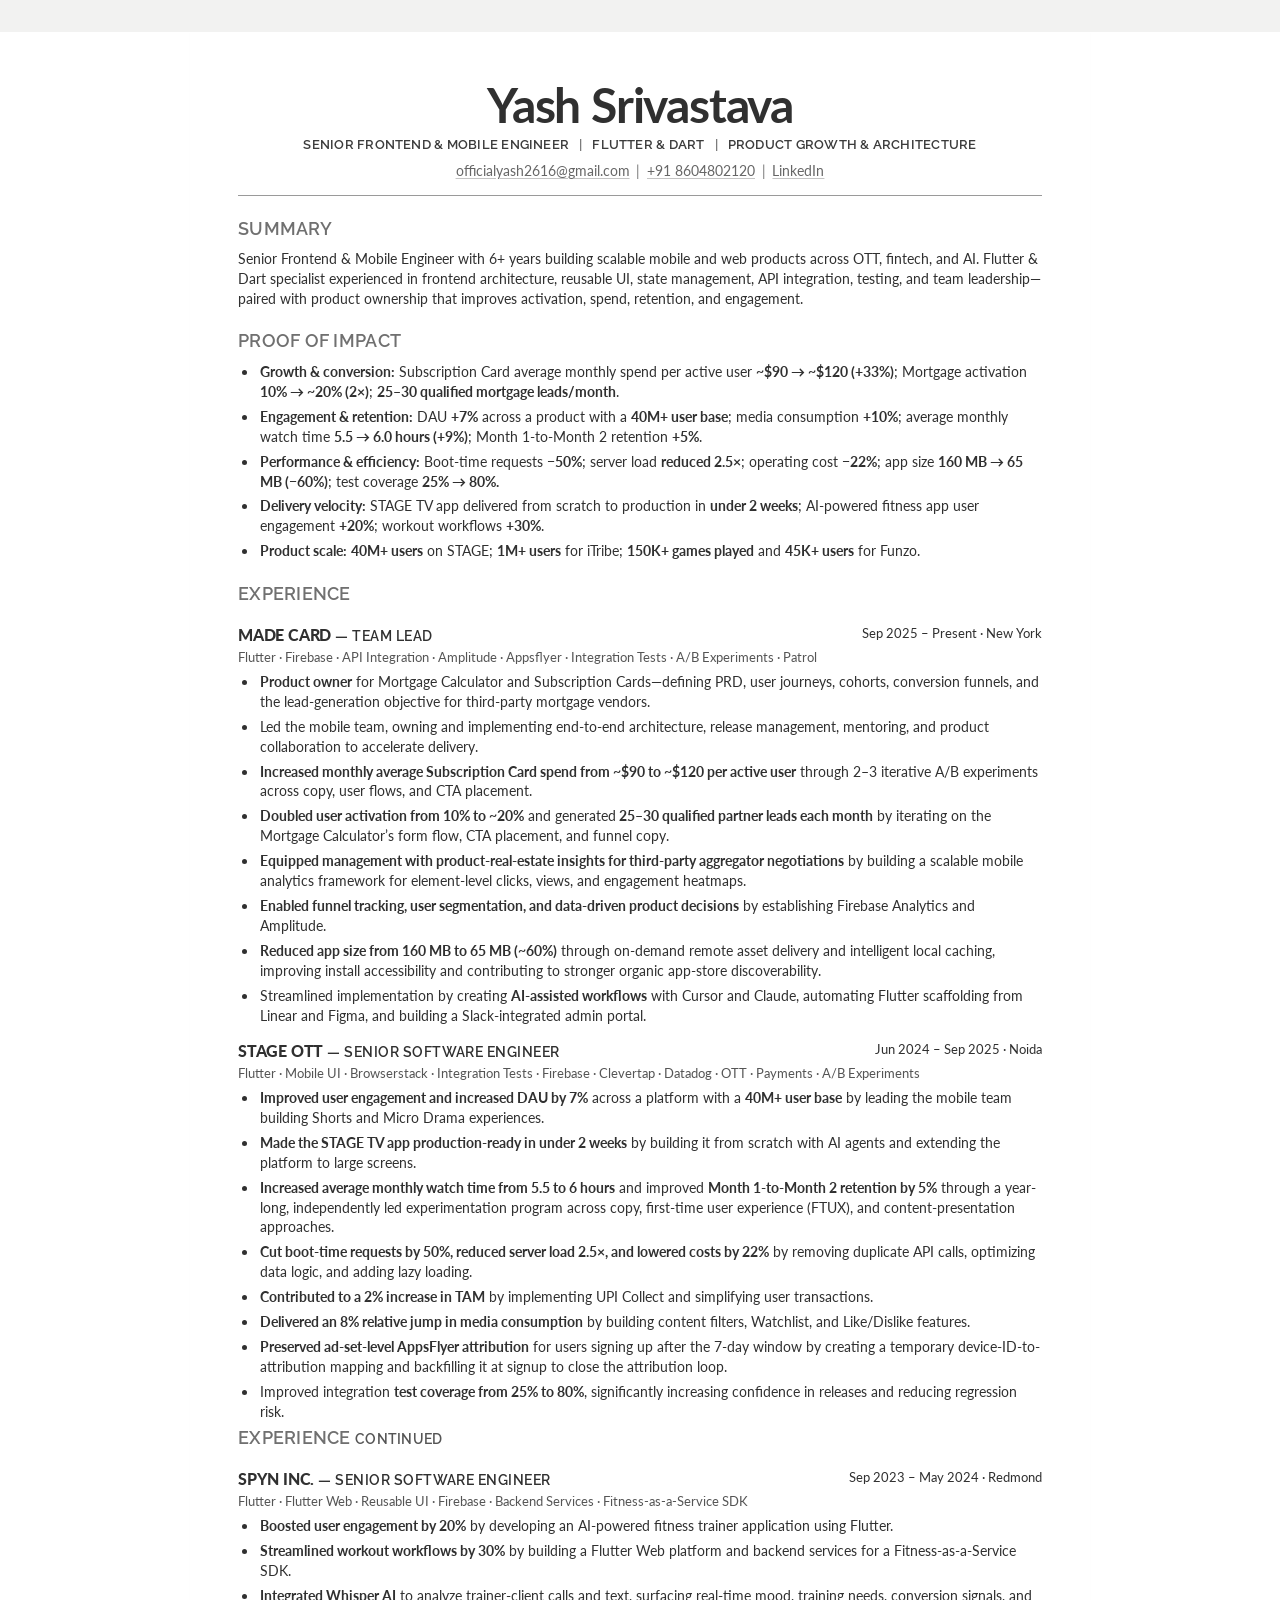
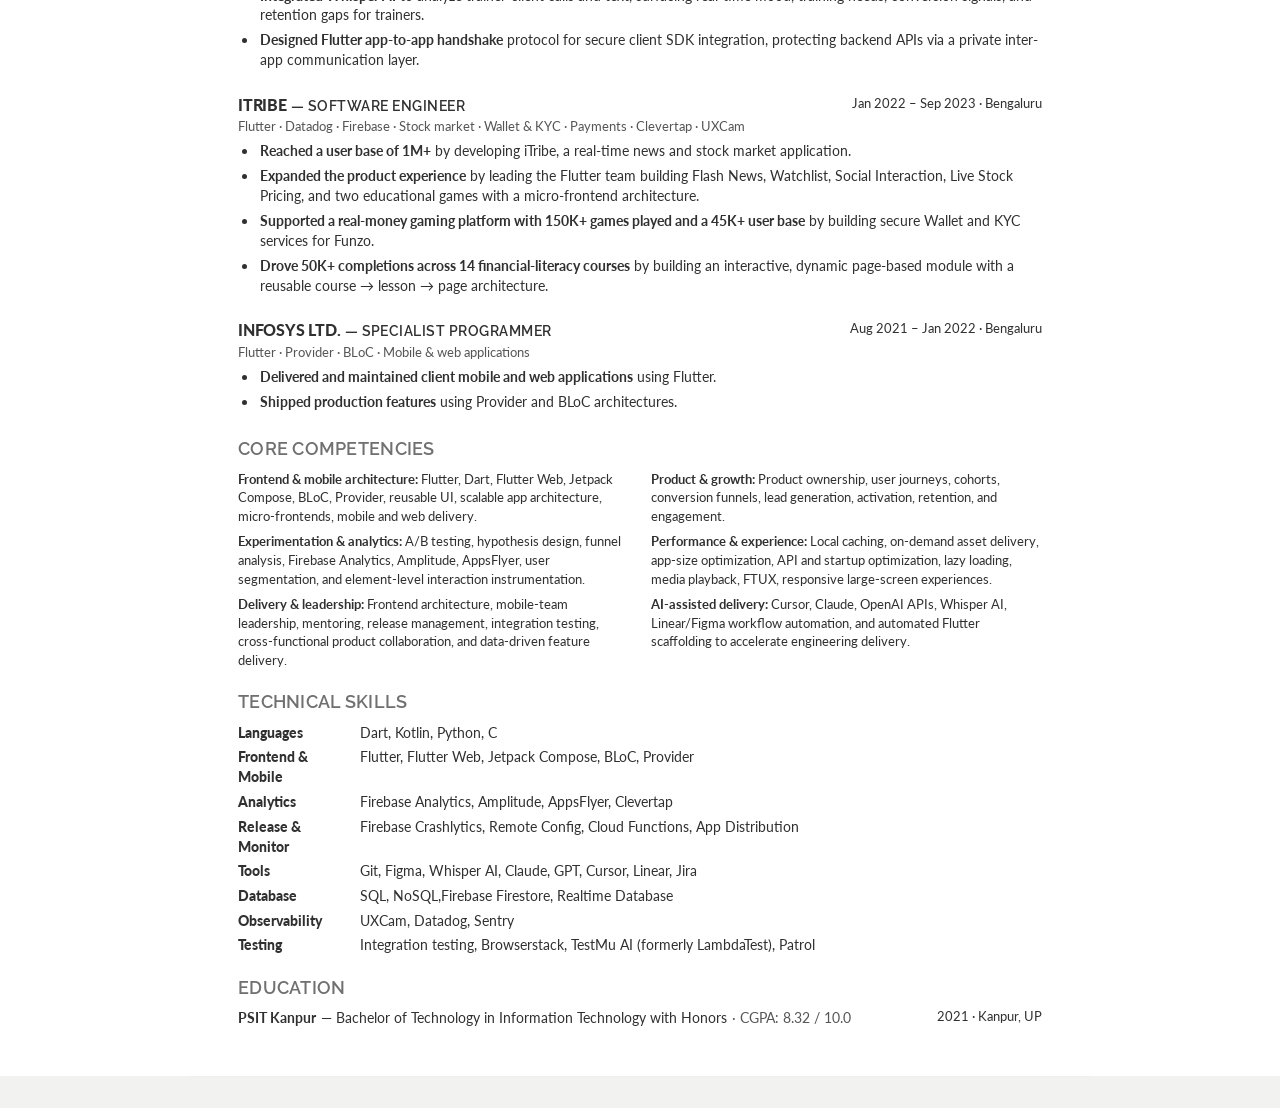
<file: product-mnc-cv/index.html>
<!doctype html>
<html lang="en">
  <head>
    <meta charset="utf-8" />
    <meta name="viewport" content="width=device-width, initial-scale=1" />
    <meta name="description" content="Yash Srivastava — Senior Software Engineer" />
    <title>Yash Srivastava | Senior Software Engineer</title>
    <link rel="preconnect" href="https://fonts.googleapis.com" />
    <link rel="preconnect" href="https://fonts.gstatic.com" crossorigin />
    <link href="https://fonts.googleapis.com/css2?family=Lato:ital,wght@0,300;0,400;0,700;0,900&amp;family=Raleway:wght@500;600;700;800&amp;display=swap" rel="stylesheet" />
    <link rel="stylesheet" href="styles.css" />
  </head>
  <body>
    <main class="resume">
      <header class="masthead">
        <h1><strong>Yash Srivastava</strong></h1>
        <p class="headline">Senior Frontend &amp; Mobile Engineer <span>|</span> Flutter &amp; Dart <span>|</span> Product Growth &amp; Architecture</p>
        <address><a href="mailto:officialyash2616@gmail.com">officialyash2616@gmail.com</a><span>|</span><a href="tel:+918604802120">+91 8604802120</a><span>|</span><a href="https://www.linkedin.com/in/yash-srivastava-04802a15b/">LinkedIn</a></address>
      </header>

      <section>
        <h2>Summary</h2>
        <p>Senior Frontend &amp; Mobile Engineer with 6+ years building scalable mobile and web products across OTT, fintech, and AI. Flutter &amp; Dart specialist experienced in frontend architecture, reusable UI, state management, API integration, testing, and team leadership—paired with product ownership that improves activation, spend, retention, and engagement.</p>
      </section>

      <section>
        <h2>Proof of Impact</h2>
        <ul class="impact-list">
          <li><strong>Growth &amp; conversion:</strong> Subscription Card average monthly spend per active user <strong>~$90 → ~$120 (+33%)</strong>; Mortgage activation <strong>10% → ~20% (2×)</strong>; <strong>25–30 qualified mortgage leads/month</strong>.</li>
          <li><strong>Engagement &amp; retention:</strong> DAU <strong>+7%</strong> across a product with a <strong>40M+ user base</strong>; media consumption <strong>+10%</strong>; average monthly watch time <strong>5.5 → 6.0 hours (+9%)</strong>; Month 1-to-Month 2 retention <strong>+5%</strong>.</li>
          <li><strong>Performance &amp; efficiency:</strong> Boot-time requests <strong>−50%</strong>; server load <strong>reduced 2.5×</strong>; operating cost <strong>−22%</strong>; app size <strong>160 MB → 65 MB (−60%)</strong>; test coverage <strong>25% → 80%.</strong></li>
          <li><strong>Delivery velocity:</strong> STAGE TV app delivered from scratch to production in <strong>under 2 weeks</strong>; AI-powered fitness app user engagement <strong>+20%</strong>; workout workflows <strong>+30%</strong>.</li>
          <li><strong>Product scale:</strong> <strong>40M+ users</strong> on STAGE; <strong>1M+ users</strong> for iTribe; <strong>150K+ games played</strong> and <strong>45K+ users</strong> for Funzo.</li>
        </ul>
      </section>

      <section class="experience">
        <h2>Experience</h2>
        <article>
          <header class="role-header"><div><h3>Made Card <span>— Team Lead</span></h3><p class="stack">Flutter · Firebase · API Integration · Amplitude · Appsflyer · Integration Tests · A/B Experiments · Patrol</p></div><time>Sep 2025 – Present · New York</time></header>
          <ul>
            <li><strong>Product owner</strong> for Mortgage Calculator and Subscription Cards—defining PRD, user journeys, cohorts, conversion funnels, and the lead-generation objective for third-party mortgage vendors.</li>
            <li>Led the mobile team, owning and implementing end-to-end architecture, release management, mentoring, and product collaboration to accelerate delivery.</li>
            <li><strong>Increased monthly average Subscription Card spend from ~$90 to ~$120 per active user</strong> through 2–3 iterative A/B experiments across copy, user flows, and CTA placement.</li>
            <li><strong>Doubled user activation from 10% to ~20%</strong> and generated<strong> 25–30 qualified partner leads each month</strong> by iterating on the Mortgage Calculator’s form flow, CTA placement, and funnel copy.</li>
            <li><strong>Equipped management with product-real-estate insights for third-party aggregator negotiations</strong> by building a scalable mobile analytics framework for element-level clicks, views, and engagement heatmaps.</li>
            <li><strong>Enabled funnel tracking, user segmentation, and data-driven product decisions</strong> by establishing Firebase Analytics and Amplitude.</li>
            <li><strong>Reduced app size from 160 MB to 65 MB (~60%)</strong> through on-demand remote asset delivery and intelligent local caching, improving install accessibility and contributing to stronger organic app-store discoverability.</li>
            <li>Streamlined implementation by creating <strong>AI-assisted workflows</strong> with Cursor and Claude, automating Flutter scaffolding from Linear and Figma, and building a Slack-integrated admin portal.</li>
          </ul>
        </article>
        <article>
          <header class="role-header"><div><h3>Stage OTT <span>— Senior Software Engineer</span></h3><p class="stack">Flutter · Mobile UI · Browserstack · Integration Tests · Firebase · Clevertap · Datadog · OTT · Payments · A/B Experiments</p></div><time>Jun 2024 – Sep 2025 · Noida</time></header>
          <ul>
            <li><strong>Improved user engagement and increased DAU by 7%</strong> across a platform with a <strong>40M+ user base</strong> by leading the mobile team building Shorts and Micro Drama experiences.</li>
            <li><strong>Made the STAGE TV app production-ready in under 2 weeks</strong> by building it from scratch with AI agents and extending the platform to large screens.</li>
            <li><strong>Increased average monthly watch time from 5.5 to 6 hours</strong> and improved <strong>Month 1-to-Month 2 retention by 5%</strong> through a year-long, independently led experimentation program across copy, first-time user experience (FTUX), and content-presentation approaches.</li>
            <li><strong>Cut boot-time requests by 50%, reduced server load 2.5×, and lowered costs by 22%</strong> by removing duplicate API calls, optimizing data logic, and adding lazy loading.</li>
            <li><strong>Contributed to a 2% increase in TAM</strong> by implementing UPI Collect and simplifying user transactions.</li>
            <li><strong>Delivered an 8% relative jump in media consumption</strong> by building content filters, Watchlist, and Like/Dislike features.</li>
            <li><strong>Preserved ad-set-level AppsFlyer attribution</strong> for users signing up after the 7-day window by creating a temporary device-ID-to-attribution mapping and backfilling it at signup to close the attribution loop.</li>
            <li>Improved integration <strong>test coverage from 25% to 80%</strong>, significantly increasing confidence in releases and reducing regression risk.</li>
          </ul>
        </article>

      </section>

      <section class="experience page-two">
        <h2>Experience <span>continued</span></h2>
        <article>
          <header class="role-header"><div><h3>Spyn Inc. <span>— Senior Software Engineer</span></h3><p class="stack">Flutter · Flutter Web · Reusable UI · Firebase · Backend Services · Fitness-as-a-Service SDK</p></div><time>Sep 2023 – May 2024 · Redmond</time></header>
          <ul>
            <li><strong>Boosted user engagement by 20%</strong> by developing an AI-powered fitness trainer application using Flutter.</li>
            <li><strong>Streamlined workout workflows by 30%</strong> by building a Flutter Web platform and backend services for a Fitness-as-a-Service SDK.</li>
            <li><strong>Integrated Whisper AI</strong> to analyze trainer-client calls and text, surfacing real-time mood, training needs, conversion signals, and retention gaps for trainers.</li>
            <li><strong>Designed Flutter app-to-app handshake</strong> protocol for secure client SDK integration, protecting backend APIs via a private inter-app communication layer.</li>
          </ul>
        </article>

        <article>
          <header class="role-header"><div><h3>iTribe <span>— Software Engineer</span></h3><p class="stack">Flutter · Datadog · Firebase · Stock market · Wallet &amp; KYC · Payments · Clevertap · UXCam</p></div><time>Jan 2022 – Sep 2023 · Bengaluru</time></header>
          <ul>
            <li><strong>Reached a user base of 1M+</strong> by developing iTribe, a real-time news and stock market application.</li>
            <li><strong>Expanded the product experience</strong> by leading the Flutter team building Flash News, Watchlist, Social Interaction, Live Stock Pricing, and two educational games with a micro-frontend architecture.</li>
            <li><strong>Supported a real-money gaming platform with 150K+ games played and a 45K+ user base</strong> by building secure Wallet and KYC services for Funzo.</li>
            <li><strong>Drove 50K+ completions across 14 financial-literacy courses</strong> by building an interactive, dynamic page-based module with a reusable course → lesson → page architecture.</li>
          </ul>
        </article>

        <article>
          <header class="role-header"><div><h3>Infosys Ltd. <span>— Specialist Programmer</span></h3><p class="stack">Flutter · Provider · BLoC · Mobile &amp; web applications</p></div><time>Aug 2021 – Jan 2022 · Bengaluru</time></header>
          <ul>
            <li><strong>Delivered and maintained client mobile and web applications</strong> using Flutter.</li>
            <li><strong>Shipped production features</strong> using Provider and BLoC architectures.</li>
          </ul>
        </article>
      </section>

      <section class="competencies">
        <h2>Core Competencies</h2>
        <div class="competency-grid">
          <p><strong>Frontend &amp; mobile architecture:</strong> Flutter, Dart, Flutter Web, Jetpack Compose, BLoC, Provider, reusable UI, scalable app architecture, micro-frontends, mobile and web delivery.</p>
          <p><strong>Product &amp; growth:</strong> Product ownership, user journeys, cohorts, conversion funnels, lead generation, activation, retention, and engagement.</p>
          <p><strong>Experimentation &amp; analytics:</strong> A/B testing, hypothesis design, funnel analysis, Firebase Analytics, Amplitude, AppsFlyer, user segmentation, and element-level interaction instrumentation.</p>
          <p><strong>Performance &amp; experience:</strong> Local caching, on-demand asset delivery, app-size optimization, API and startup optimization, lazy loading, media playback, FTUX, responsive large-screen experiences.</p>
          <p><strong>Delivery &amp; leadership:</strong> Frontend architecture, mobile-team leadership, mentoring, release management, integration testing, cross-functional product collaboration, and data-driven feature delivery.</p>
          <p><strong>AI-assisted delivery:</strong> Cursor, Claude, OpenAI APIs, Whisper AI, Linear/Figma workflow automation, and automated Flutter scaffolding to accelerate engineering delivery.</p>
        </div>
      </section>

      <section class="skills">
        <h2>Technical Skills</h2>
        <dl>
          <div><dt>Languages</dt><dd>Dart, Kotlin, Python, C</dd></div>
          <div><dt>Frontend &amp; Mobile</dt><dd>Flutter, Flutter Web, Jetpack Compose, BLoC, Provider</dd></div>
          <div><dt>Analytics</dt><dd>Firebase Analytics, Amplitude, AppsFlyer, Clevertap</dd></div>
          <div><dt>Release & Monitor</dt><dd>Firebase Crashlytics, Remote Config, Cloud Functions, App Distribution</dd></div>
          <div><dt>Tools</dt><dd>Git, Figma, Whisper AI, Claude, GPT, Cursor, Linear, Jira</dd></div>
          <div><dt>Database</dt><dd>SQL, NoSQL,Firebase Firestore, Realtime Database</dd></div>
          <div><dt>Observability</dt><dd>UXCam, Datadog, Sentry</dd></div>
          <div><dt>Testing</dt><dd>Integration testing, Browserstack, TestMu AI (formerly LambdaTest), Patrol</dd></div>
        </dl>
      </section>

      <section class="education">
        <h2>Education</h2>
        <p><strong>PSIT Kanpur</strong> — Bachelor of Technology in Information Technology with Honors <span>· CGPA: 8.32 / 10.0</span> <time>2021 · Kanpur, UP</time></p>
      </section>
    </main>
  </body>
</html>
</file>
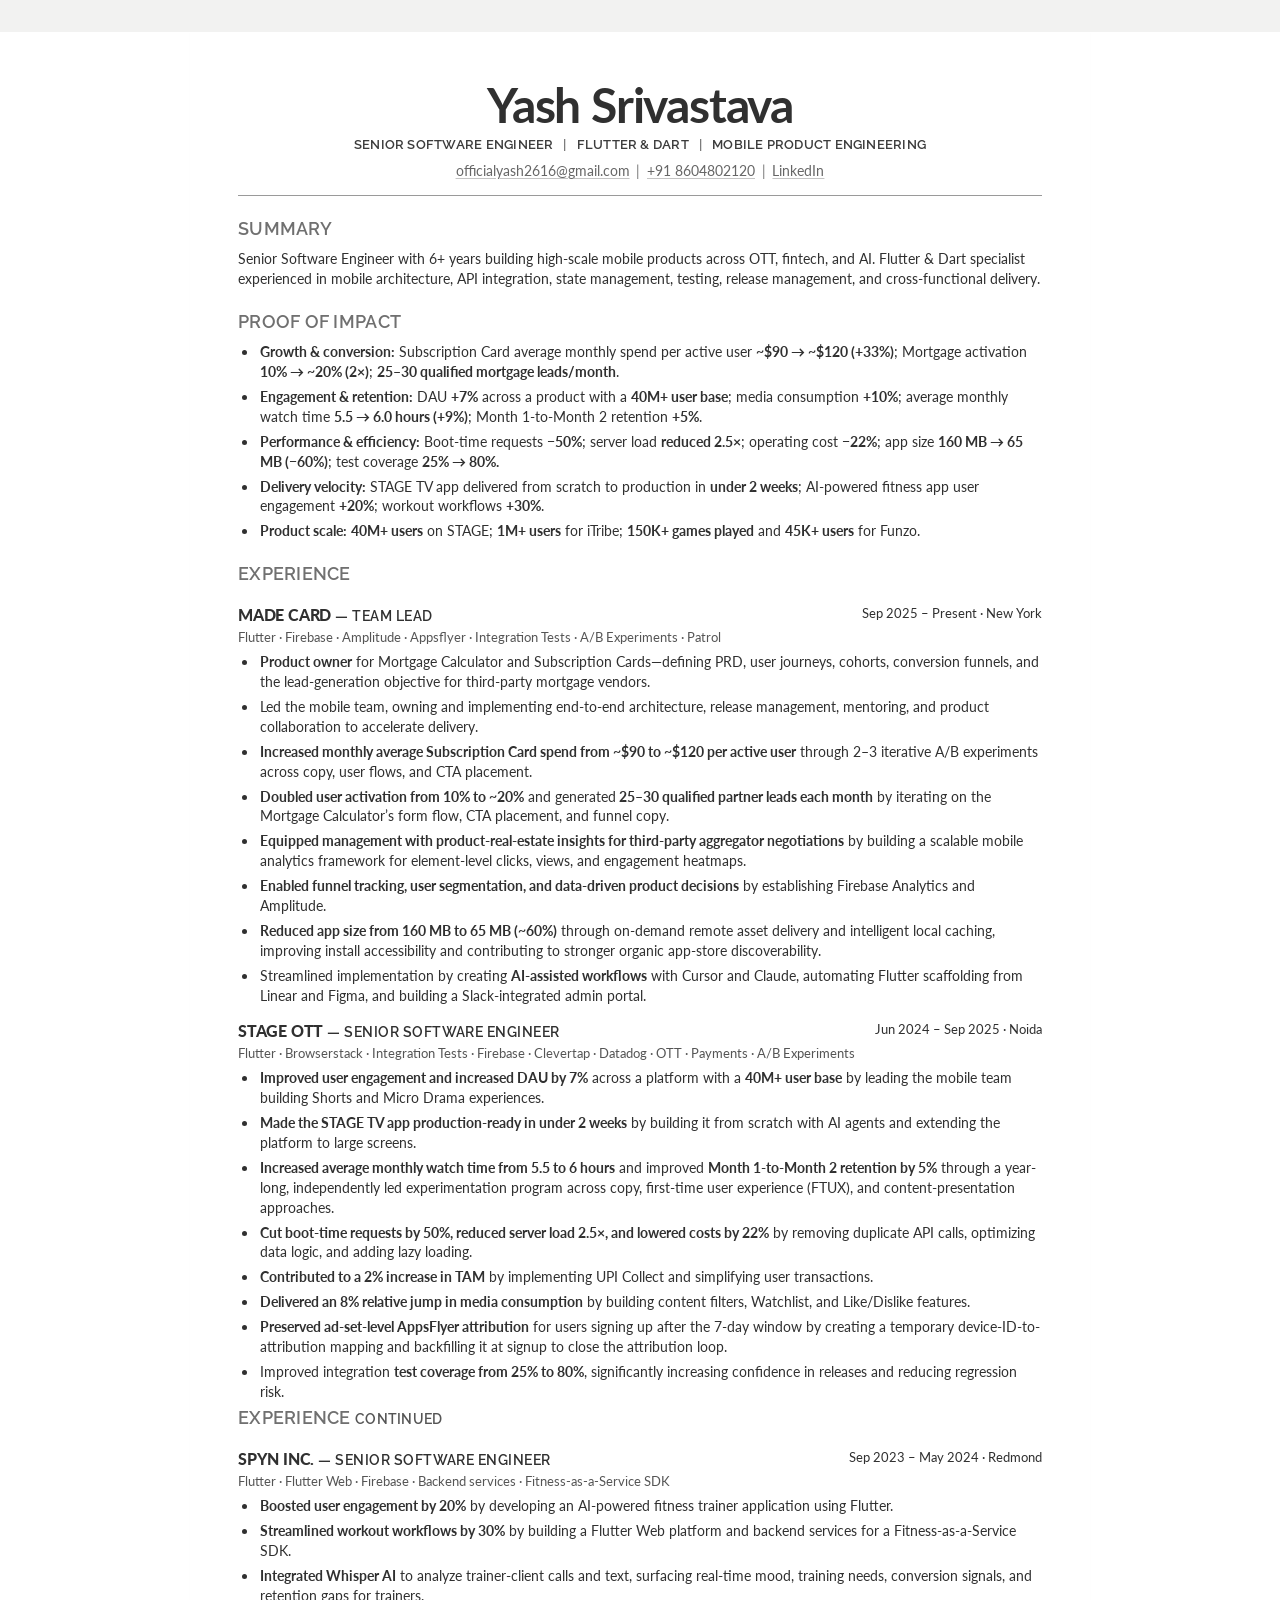
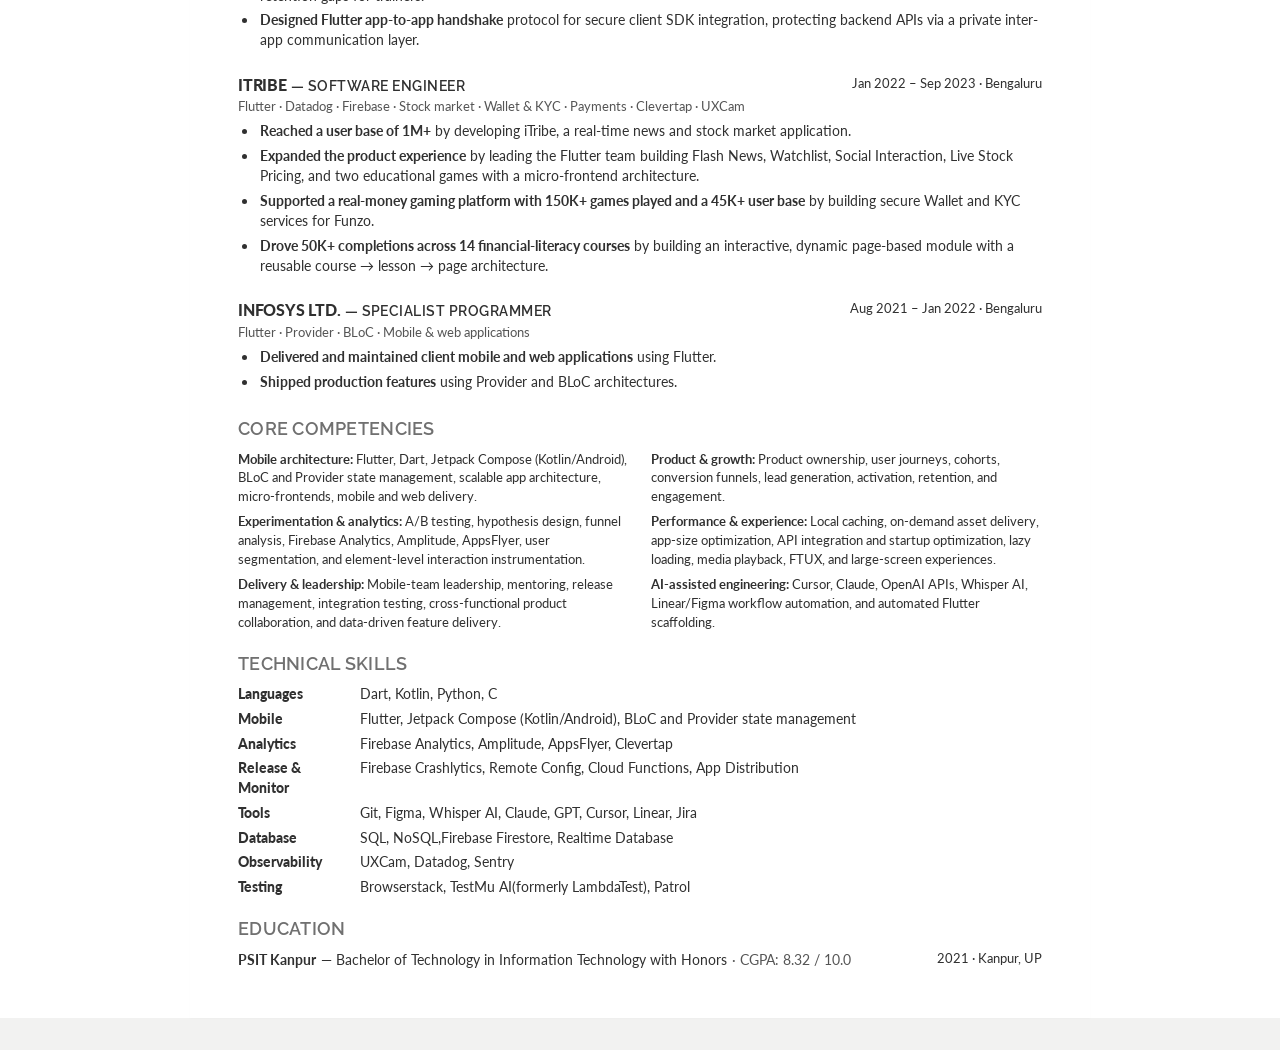
<file: service-mnc-cv/index.html>
<!doctype html>
<html lang="en">
  <head>
    <meta charset="utf-8" />
    <meta name="viewport" content="width=device-width, initial-scale=1" />
    <meta name="description" content="Yash Srivastava — Senior Software Engineer" />
    <title>Yash Srivastava | Senior Software Engineer</title>
    <link rel="preconnect" href="https://fonts.googleapis.com" />
    <link rel="preconnect" href="https://fonts.gstatic.com" crossorigin />
    <link href="https://fonts.googleapis.com/css2?family=Lato:ital,wght@0,300;0,400;0,700;0,900&amp;family=Raleway:wght@500;600;700;800&amp;display=swap" rel="stylesheet" />
    <link rel="stylesheet" href="styles.css" />
  </head>
  <body>
    <main class="resume">
      <header class="masthead">
        <h1><strong>Yash Srivastava</strong></h1>
        <p class="headline">Senior Software Engineer <span>|</span> Flutter &amp; Dart <span>|</span> Mobile Product Engineering</p>
        <address><a href="mailto:officialyash2616@gmail.com">officialyash2616@gmail.com</a><span>|</span><a href="tel:+918604802120">+91 8604802120</a><span>|</span><a href="https://www.linkedin.com/in/yash-srivastava-04802a15b/">LinkedIn</a></address>
      </header>

      <section>
        <h2>Summary</h2>
        <p>Senior Software Engineer with 6+ years building high-scale mobile products across OTT, fintech, and AI. Flutter &amp; Dart specialist experienced in mobile architecture, API integration, state management, testing, release management, and cross-functional delivery.</p>
      </section>

      <section>
        <h2>Proof of Impact</h2>
        <ul class="impact-list">
          <li><strong>Growth &amp; conversion:</strong> Subscription Card average monthly spend per active user <strong>~$90 → ~$120 (+33%)</strong>; Mortgage activation <strong>10% → ~20% (2×)</strong>; <strong>25–30 qualified mortgage leads/month</strong>.</li>
          <li><strong>Engagement &amp; retention:</strong> DAU <strong>+7%</strong> across a product with a <strong>40M+ user base</strong>; media consumption <strong>+10%</strong>; average monthly watch time <strong>5.5 → 6.0 hours (+9%)</strong>; Month 1-to-Month 2 retention <strong>+5%</strong>.</li>
          <li><strong>Performance &amp; efficiency:</strong> Boot-time requests <strong>−50%</strong>; server load <strong>reduced 2.5×</strong>; operating cost <strong>−22%</strong>; app size <strong>160 MB → 65 MB (−60%)</strong>; test coverage <strong>25% → 80%.</strong></li>
          <li><strong>Delivery velocity:</strong> STAGE TV app delivered from scratch to production in <strong>under 2 weeks</strong>; AI-powered fitness app user engagement <strong>+20%</strong>; workout workflows <strong>+30%</strong>.</li>
          <li><strong>Product scale:</strong> <strong>40M+ users</strong> on STAGE; <strong>1M+ users</strong> for iTribe; <strong>150K+ games played</strong> and <strong>45K+ users</strong> for Funzo.</li>
        </ul>
      </section>

      <section class="experience">
        <h2>Experience</h2>
        <article>
          <header class="role-header"><div><h3>Made Card <span>— Team Lead</span></h3><p class="stack">Flutter · Firebase · Amplitude · Appsflyer · Integration Tests · A/B Experiments · Patrol</p></div><time>Sep 2025 – Present · New York</time></header>
          <ul>
            <li><strong>Product owner</strong> for Mortgage Calculator and Subscription Cards—defining PRD, user journeys, cohorts, conversion funnels, and the lead-generation objective for third-party mortgage vendors.</li>
            <li>Led the mobile team, owning and implementing end-to-end architecture, release management, mentoring, and product collaboration to accelerate delivery.</li>
            <li><strong>Increased monthly average Subscription Card spend from ~$90 to ~$120 per active user</strong> through 2–3 iterative A/B experiments across copy, user flows, and CTA placement.</li>
            <li><strong>Doubled user activation from 10% to ~20%</strong> and generated<strong> 25–30 qualified partner leads each month</strong> by iterating on the Mortgage Calculator’s form flow, CTA placement, and funnel copy.</li>
            <li><strong>Equipped management with product-real-estate insights for third-party aggregator negotiations</strong> by building a scalable mobile analytics framework for element-level clicks, views, and engagement heatmaps.</li>
            <li><strong>Enabled funnel tracking, user segmentation, and data-driven product decisions</strong> by establishing Firebase Analytics and Amplitude.</li>
            <li><strong>Reduced app size from 160 MB to 65 MB (~60%)</strong> through on-demand remote asset delivery and intelligent local caching, improving install accessibility and contributing to stronger organic app-store discoverability.</li>
            <li>Streamlined implementation by creating <strong>AI-assisted workflows</strong> with Cursor and Claude, automating Flutter scaffolding from Linear and Figma, and building a Slack-integrated admin portal.</li>
          </ul>
        </article>
        <article>
          <header class="role-header"><div><h3>Stage OTT <span>— Senior Software Engineer</span></h3><p class="stack">Flutter · Browserstack · Integration Tests · Firebase · Clevertap · Datadog · OTT · Payments · A/B Experiments</p></div><time>Jun 2024 – Sep 2025 · Noida</time></header>
          <ul>
            <li><strong>Improved user engagement and increased DAU by 7%</strong> across a platform with a <strong>40M+ user base</strong> by leading the mobile team building Shorts and Micro Drama experiences.</li>
            <li><strong>Made the STAGE TV app production-ready in under 2 weeks</strong> by building it from scratch with AI agents and extending the platform to large screens.</li>
            <li><strong>Increased average monthly watch time from 5.5 to 6 hours</strong> and improved <strong>Month 1-to-Month 2 retention by 5%</strong> through a year-long, independently led experimentation program across copy, first-time user experience (FTUX), and content-presentation approaches.</li>
            <li><strong>Cut boot-time requests by 50%, reduced server load 2.5×, and lowered costs by 22%</strong> by removing duplicate API calls, optimizing data logic, and adding lazy loading.</li>
            <li><strong>Contributed to a 2% increase in TAM</strong> by implementing UPI Collect and simplifying user transactions.</li>
            <li><strong>Delivered an 8% relative jump in media consumption</strong> by building content filters, Watchlist, and Like/Dislike features.</li>
            <li><strong>Preserved ad-set-level AppsFlyer attribution</strong> for users signing up after the 7-day window by creating a temporary device-ID-to-attribution mapping and backfilling it at signup to close the attribution loop.</li>
            <li>Improved integration <strong>test coverage from 25% to 80%</strong>, significantly increasing confidence in releases and reducing regression risk.</li>
          </ul>
        </article>

      </section>

      <section class="experience page-two">
        <h2>Experience <span>continued</span></h2>
        <article>
          <header class="role-header"><div><h3>Spyn Inc. <span>— Senior Software Engineer</span></h3><p class="stack">Flutter · Flutter Web · Firebase · Backend services · Fitness-as-a-Service SDK</p></div><time>Sep 2023 – May 2024 · Redmond</time></header>
          <ul>
            <li><strong>Boosted user engagement by 20%</strong> by developing an AI-powered fitness trainer application using Flutter.</li>
            <li><strong>Streamlined workout workflows by 30%</strong> by building a Flutter Web platform and backend services for a Fitness-as-a-Service SDK.</li>
            <li><strong>Integrated Whisper AI</strong> to analyze trainer-client calls and text, surfacing real-time mood, training needs, conversion signals, and retention gaps for trainers.</li>
            <li><strong>Designed Flutter app-to-app handshake</strong> protocol for secure client SDK integration, protecting backend APIs via a private inter-app communication layer.</li>
          </ul>
        </article>

        <article>
          <header class="role-header"><div><h3>iTribe <span>— Software Engineer</span></h3><p class="stack">Flutter · Datadog · Firebase · Stock market · Wallet &amp; KYC · Payments · Clevertap · UXCam</p></div><time>Jan 2022 – Sep 2023 · Bengaluru</time></header>
          <ul>
            <li><strong>Reached a user base of 1M+</strong> by developing iTribe, a real-time news and stock market application.</li>
            <li><strong>Expanded the product experience</strong> by leading the Flutter team building Flash News, Watchlist, Social Interaction, Live Stock Pricing, and two educational games with a micro-frontend architecture.</li>
            <li><strong>Supported a real-money gaming platform with 150K+ games played and a 45K+ user base</strong> by building secure Wallet and KYC services for Funzo.</li>
            <li><strong>Drove 50K+ completions across 14 financial-literacy courses</strong> by building an interactive, dynamic page-based module with a reusable course → lesson → page architecture.</li>
          </ul>
        </article>

        <article>
          <header class="role-header"><div><h3>Infosys Ltd. <span>— Specialist Programmer</span></h3><p class="stack">Flutter · Provider · BLoC · Mobile &amp; web applications</p></div><time>Aug 2021 – Jan 2022 · Bengaluru</time></header>
          <ul>
            <li><strong>Delivered and maintained client mobile and web applications</strong> using Flutter.</li>
            <li><strong>Shipped production features</strong> using Provider and BLoC architectures.</li>
          </ul>
        </article>
      </section>

      <section class="competencies">
        <h2>Core Competencies</h2>
        <div class="competency-grid">
          <p><strong>Mobile architecture:</strong> Flutter, Dart, Jetpack Compose (Kotlin/Android), BLoC and Provider state management, scalable app architecture, micro-frontends, mobile and web delivery.</p>
          <p><strong>Product &amp; growth:</strong> Product ownership, user journeys, cohorts, conversion funnels, lead generation, activation, retention, and engagement.</p>
          <p><strong>Experimentation &amp; analytics:</strong> A/B testing, hypothesis design, funnel analysis, Firebase Analytics, Amplitude, AppsFlyer, user segmentation, and element-level interaction instrumentation.</p>
          <p><strong>Performance &amp; experience:</strong> Local caching, on-demand asset delivery, app-size optimization, API integration and startup optimization, lazy loading, media playback, FTUX, and large-screen experiences.</p>
          <p><strong>Delivery &amp; leadership:</strong> Mobile-team leadership, mentoring, release management, integration testing, cross-functional product collaboration, and data-driven feature delivery.</p>
          <p><strong>AI-assisted engineering:</strong> Cursor, Claude, OpenAI APIs, Whisper AI, Linear/Figma workflow automation, and automated Flutter scaffolding.</p>
        </div>
      </section>

      <section class="skills">
        <h2>Technical Skills</h2>
        <dl>
          <div><dt>Languages</dt><dd>Dart, Kotlin, Python, C</dd></div>
          <div><dt>Mobile</dt><dd>Flutter, Jetpack Compose (Kotlin/Android), BLoC and Provider state management</dd></div>
          <div><dt>Analytics</dt><dd>Firebase Analytics, Amplitude, AppsFlyer, Clevertap</dd></div>
          <div><dt>Release & Monitor</dt><dd>Firebase Crashlytics, Remote Config, Cloud Functions, App Distribution</dd></div>
          <div><dt>Tools</dt><dd>Git, Figma, Whisper AI, Claude, GPT, Cursor, Linear, Jira</dd></div>
          <div><dt>Database</dt><dd>SQL, NoSQL,Firebase Firestore, Realtime Database</dd></div>
          <div><dt>Observability</dt><dd>UXCam, Datadog, Sentry</dd></div>
          <div><dt>Testing</dt><dd>Browserstack, TestMu AI(formerly LambdaTest), Patrol</dd></div>
        </dl>
      </section>

      <section class="education">
        <h2>Education</h2>
        <p><strong>PSIT Kanpur</strong> — Bachelor of Technology in Information Technology with Honors <span>· CGPA: 8.32 / 10.0</span> <time>2021 · Kanpur, UP</time></p>
      </section>
    </main>
  </body>
</html>
</file>
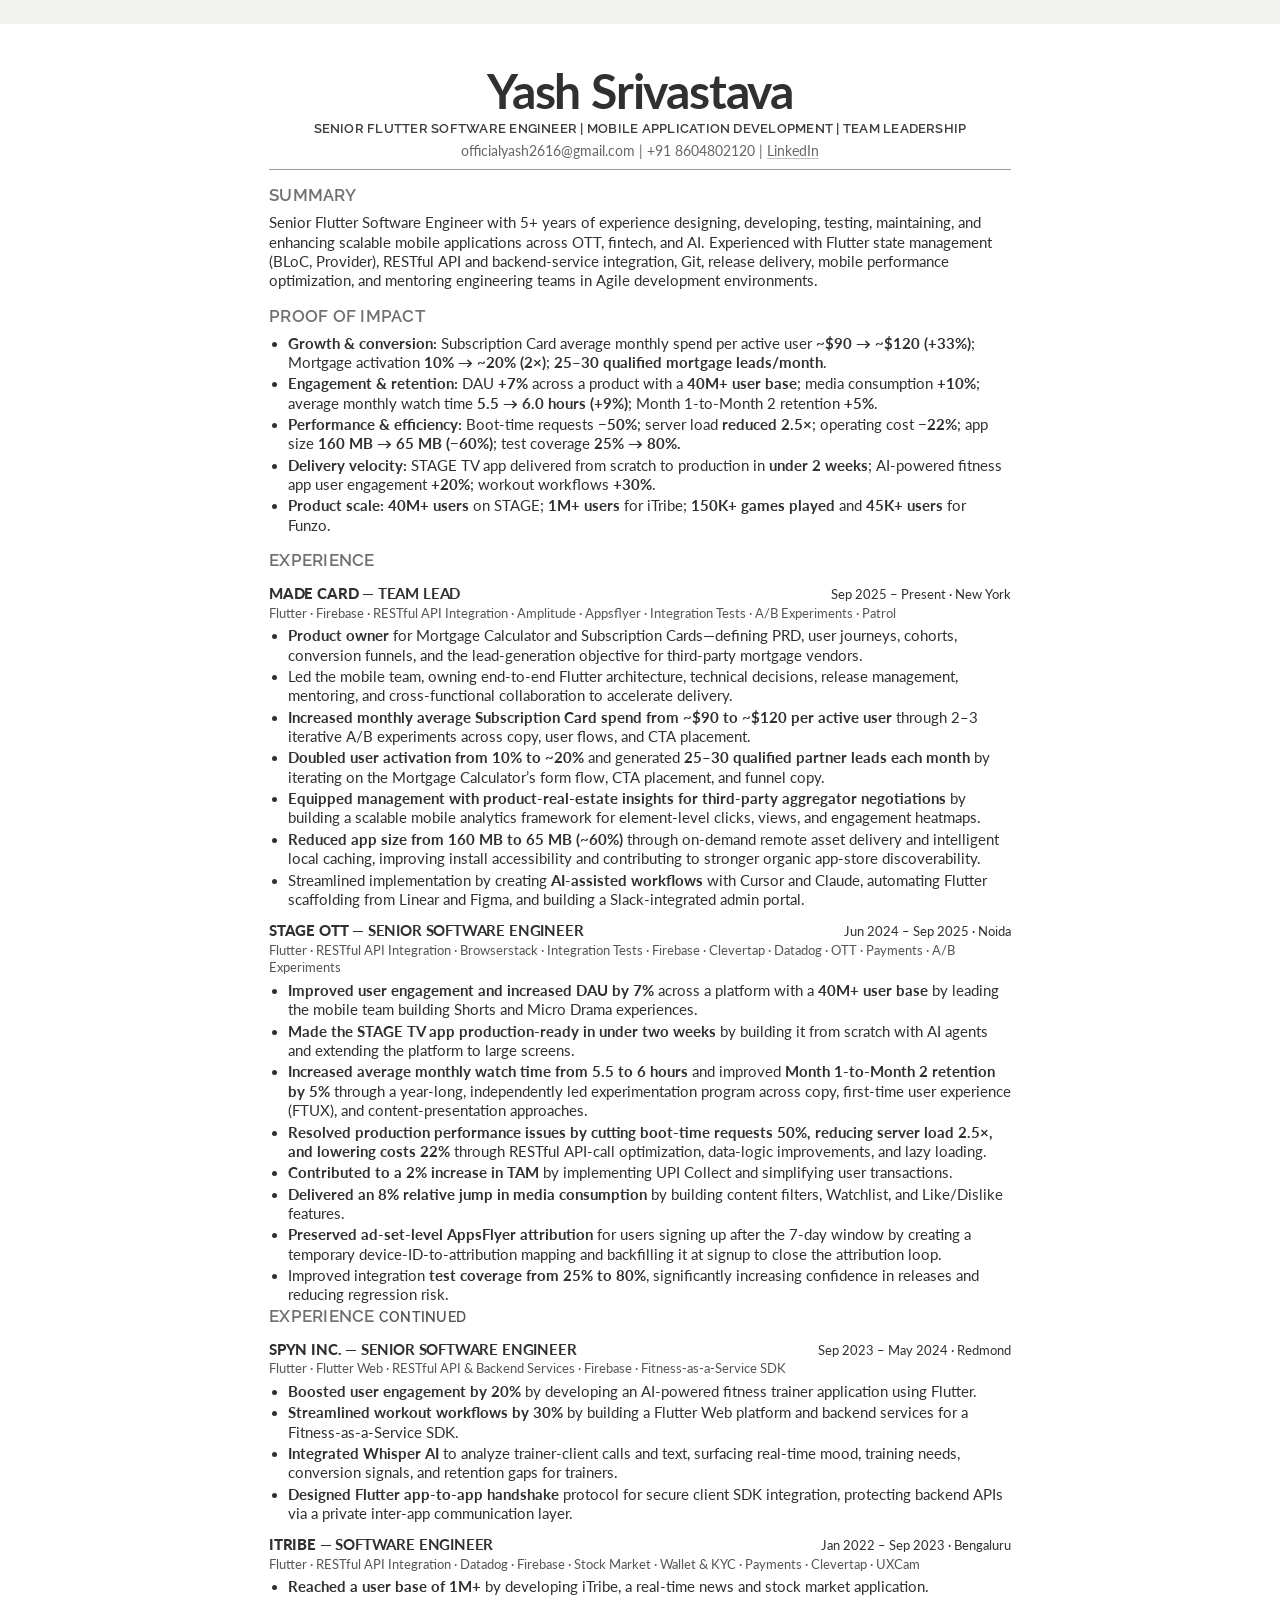
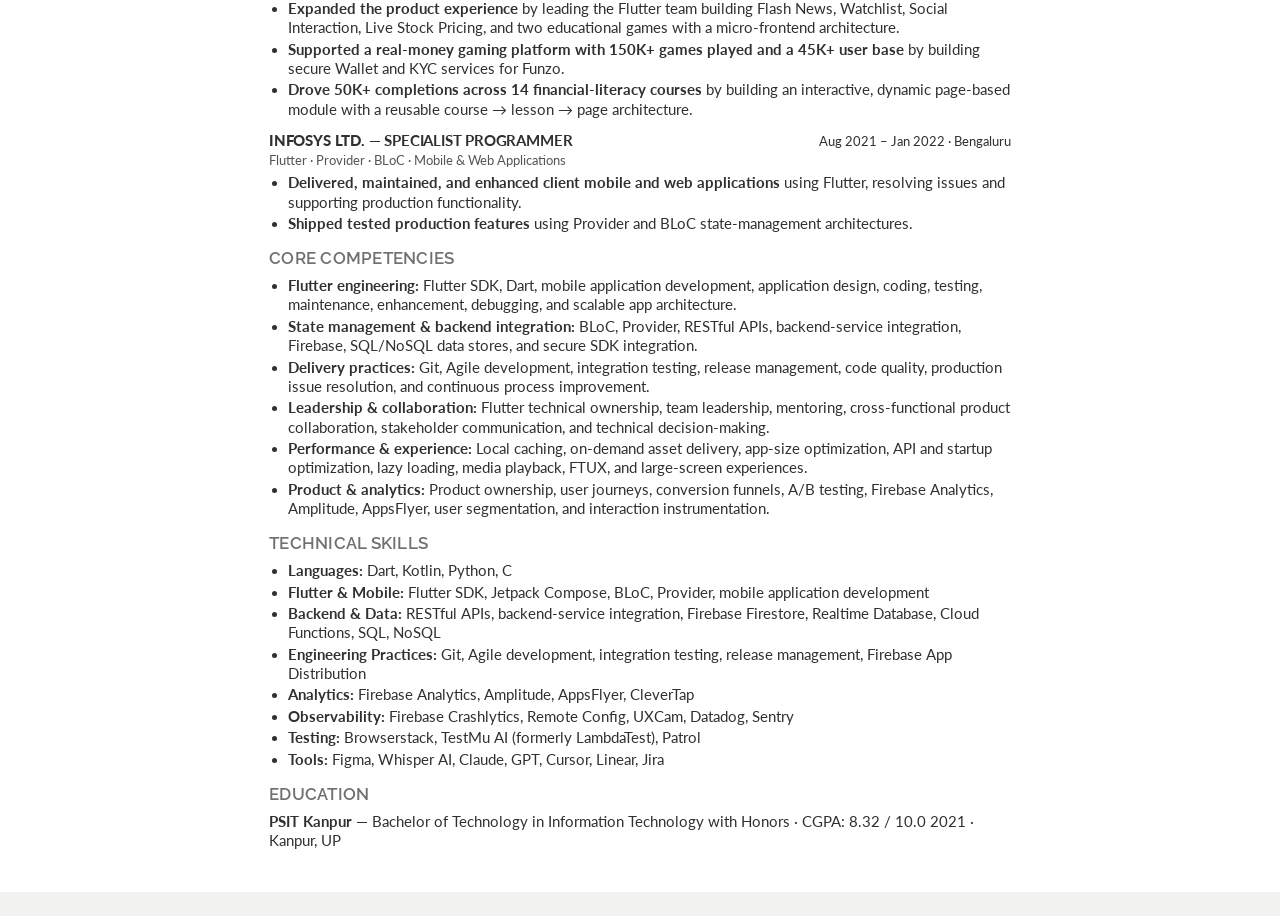
<file: custom-cv/ats-accenture-cv/index.html>
<!doctype html>
<html lang="en">
  <head>
    <meta charset="utf-8" />
    <meta name="viewport" content="width=device-width, initial-scale=1" />
    <meta name="description" content="Yash Srivastava - Flutter Software Engineer - ATS-friendly Accenture resume" />
    <title>Yash Srivastava | Flutter Software Engineer</title>
    <link rel="preconnect" href="https://fonts.googleapis.com" />
    <link rel="preconnect" href="https://fonts.gstatic.com" crossorigin />
    <link href="https://fonts.googleapis.com/css2?family=Lato:ital,wght@0,300;0,400;0,700;0,900&family=Raleway:wght@500;600;700;800&display=swap" rel="stylesheet" />
    <link rel="stylesheet" href="../../ats-test/styles.css" />
  </head>
  <body>
    <main class="resume">
      <header class="masthead">
        <h1><strong>Yash Srivastava</strong></h1>
        <p class="headline">Senior Flutter Software Engineer | Mobile Application Development | Team Leadership</p>
        <p class="contact">officialyash2616@gmail.com | +91 8604802120 | <a href="https://www.linkedin.com/in/yash-srivastava-04802a15b/">LinkedIn</a></p>
      </header>

      <section>
        <h2>Summary</h2>
        <p>Senior Flutter Software Engineer with 5+ years of experience designing, developing, testing, maintaining, and enhancing scalable mobile applications across OTT, fintech, and AI. Experienced with Flutter state management (BLoC, Provider), RESTful API and backend-service integration, Git, release delivery, mobile performance optimization, and mentoring engineering teams in Agile development environments.</p>
      </section>

      <section>
        <h2>Proof of Impact</h2>
        <ul>
          <li><strong>Growth &amp; conversion:</strong> Subscription Card average monthly spend per active user <strong>~$90 → ~$120 (+33%)</strong>; Mortgage activation <strong>10% → ~20% (2×)</strong>; <strong>25–30 qualified mortgage leads/month</strong>.</li>
          <li><strong>Engagement &amp; retention:</strong> DAU <strong>+7%</strong> across a product with a <strong>40M+ user base</strong>; media consumption <strong>+10%</strong>; average monthly watch time <strong>5.5 → 6.0 hours (+9%)</strong>; Month 1-to-Month 2 retention <strong>+5%</strong>.</li>
          <li><strong>Performance &amp; efficiency:</strong> Boot-time requests <strong>−50%</strong>; server load <strong>reduced 2.5×</strong>; operating cost <strong>−22%</strong>; app size <strong>160 MB → 65 MB (−60%)</strong>; test coverage <strong>25% → 80%.</strong></li>
          <li><strong>Delivery velocity:</strong> STAGE TV app delivered from scratch to production in <strong>under 2 weeks</strong>; AI-powered fitness app user engagement <strong>+20%</strong>; workout workflows <strong>+30%</strong>.</li>
          <li><strong>Product scale:</strong> <strong>40M+ users</strong> on STAGE; <strong>1M+ users</strong> for iTribe; <strong>150K+ games played</strong> and <strong>45K+ users</strong> for Funzo.</li>
        </ul>
      </section>

      <section>
        <h2>Experience</h2>

        <article>
          <h3><span class="role-title"><span class="company-name">Made Card</span> <span class="designation">— Team Lead</span></span><span class="inline-date">Sep 2025 – Present · New York</span></h3>
          <p class="stack">Flutter · Firebase · RESTful API Integration · Amplitude · Appsflyer · Integration Tests · A/B Experiments · Patrol</p>
          <ul>
            <li><strong>Product owner</strong> for Mortgage Calculator and Subscription Cards—defining PRD, user journeys, cohorts, conversion funnels, and the lead-generation objective for third-party mortgage vendors.</li>
            <li>Led the mobile team, owning end-to-end Flutter architecture, technical decisions, release management, mentoring, and cross-functional collaboration to accelerate delivery.</li>
            <li><strong>Increased monthly average Subscription Card spend from ~$90 to ~$120 per active user</strong> through 2–3 iterative A/B experiments across copy, user flows, and CTA placement.</li>
            <li><strong>Doubled user activation from 10% to ~20%</strong> and generated <strong>25–30 qualified partner leads each month</strong> by iterating on the Mortgage Calculator’s form flow, CTA placement, and funnel copy.</li>
            <li><strong>Equipped management with product-real-estate insights for third-party aggregator negotiations</strong> by building a scalable mobile analytics framework for element-level clicks, views, and engagement heatmaps.</li>
            <li><strong>Reduced app size from 160 MB to 65 MB (~60%)</strong> through on-demand remote asset delivery and intelligent local caching, improving install accessibility and contributing to stronger organic app-store discoverability.</li>
            <li>Streamlined implementation by creating <strong>AI-assisted workflows</strong> with Cursor and Claude, automating Flutter scaffolding from Linear and Figma, and building a Slack-integrated admin portal.</li>
          </ul>
        </article>

        <article>
          <h3><span class="role-title"><span class="company-name">Stage OTT</span> <span class="designation">— Senior Software Engineer</span></span><span class="inline-date">Jun 2024 – Sep 2025 · Noida</span></h3>
          <p class="stack">Flutter · RESTful API Integration · Browserstack · Integration Tests · Firebase · Clevertap · Datadog · OTT · Payments · A/B Experiments</p>
          <ul>
            <li><strong>Improved user engagement and increased DAU by 7%</strong> across a platform with a <strong>40M+ user base</strong> by leading the mobile team building Shorts and Micro Drama experiences.</li>
            <li><strong>Made the STAGE TV app production-ready in under two weeks</strong> by building it from scratch with AI agents and extending the platform to large screens.</li>
            <li><strong>Increased average monthly watch time from 5.5 to 6 hours</strong> and improved <strong>Month 1-to-Month 2 retention by 5%</strong> through a year-long, independently led experimentation program across copy, first-time user experience (FTUX), and content-presentation approaches.</li>
            <li><strong>Resolved production performance issues by cutting boot-time requests 50%, reducing server load 2.5×, and lowering costs 22%</strong> through RESTful API-call optimization, data-logic improvements, and lazy loading.</li>
            <li><strong>Contributed to a 2% increase in TAM</strong> by implementing UPI Collect and simplifying user transactions.</li>
            <li><strong>Delivered an 8% relative jump in media consumption</strong> by building content filters, Watchlist, and Like/Dislike features.</li>
            <li><strong>Preserved ad-set-level AppsFlyer attribution</strong> for users signing up after the 7-day window by creating a temporary device-ID-to-attribution mapping and backfilling it at signup to close the attribution loop.</li>
            <li>Improved integration <strong>test coverage from 25% to 80%</strong>, significantly increasing confidence in releases and reducing regression risk.</li>
          </ul>
        </article>

        <article class="page-two-start">
          <h2 class="continuation">Experience <span>continued</span></h2>
          <h3><span class="role-title"><span class="company-name">Spyn Inc.</span> <span class="designation">— Senior Software Engineer</span></span><span class="inline-date">Sep 2023 – May 2024 · Redmond</span></h3>
          <p class="stack">Flutter · Flutter Web · RESTful API &amp; Backend Services · Firebase · Fitness-as-a-Service SDK</p>
          <ul>
            <li><strong>Boosted user engagement by 20%</strong> by developing an AI-powered fitness trainer application using Flutter.</li>
            <li><strong>Streamlined workout workflows by 30%</strong> by building a Flutter Web platform and backend services for a Fitness-as-a-Service SDK.</li>
            <li><strong>Integrated Whisper AI</strong> to analyze trainer-client calls and text, surfacing real-time mood, training needs, conversion signals, and retention gaps for trainers.</li>
            <li><strong>Designed Flutter app-to-app handshake</strong> protocol for secure client SDK integration, protecting backend APIs via a private inter-app communication layer.</li>
          </ul>
        </article>

        <article>
          <h3><span class="role-title"><span class="company-name">iTribe</span> <span class="designation">— Software Engineer</span></span><span class="inline-date">Jan 2022 – Sep 2023 · Bengaluru</span></h3>
          <p class="stack">Flutter · RESTful API Integration · Datadog · Firebase · Stock Market · Wallet &amp; KYC · Payments · Clevertap · UXCam</p>
          <ul>
            <li><strong>Reached a user base of 1M+</strong> by developing iTribe, a real-time news and stock market application.</li>
            <li><strong>Expanded the product experience</strong> by leading the Flutter team building Flash News, Watchlist, Social Interaction, Live Stock Pricing, and two educational games with a micro-frontend architecture.</li>
            <li><strong>Supported a real-money gaming platform with 150K+ games played and a 45K+ user base</strong> by building secure Wallet and KYC services for Funzo.</li>
            <li><strong>Drove 50K+ completions across 14 financial-literacy courses</strong> by building an interactive, dynamic page-based module with a reusable course → lesson → page architecture.</li>
          </ul>
        </article>

        <article>
          <h3><span class="role-title"><span class="company-name">Infosys Ltd.</span> <span class="designation">— Specialist Programmer</span></span><span class="inline-date">Aug 2021 – Jan 2022 · Bengaluru</span></h3>
          <p class="stack">Flutter · Provider · BLoC · Mobile &amp; Web Applications</p>
          <ul>
            <li><strong>Delivered, maintained, and enhanced client mobile and web applications</strong> using Flutter, resolving issues and supporting production functionality.</li>
            <li><strong>Shipped tested production features</strong> using Provider and BLoC state-management architectures.</li>
          </ul>
        </article>
      </section>

      <section>
        <h2>Core Competencies</h2>
        <ul>
          <li><strong>Flutter engineering:</strong> Flutter SDK, Dart, mobile application development, application design, coding, testing, maintenance, enhancement, debugging, and scalable app architecture.</li>
          <li><strong>State management &amp; backend integration:</strong> BLoC, Provider, RESTful APIs, backend-service integration, Firebase, SQL/NoSQL data stores, and secure SDK integration.</li>
          <li><strong>Delivery practices:</strong> Git, Agile development, integration testing, release management, code quality, production issue resolution, and continuous process improvement.</li>
          <li><strong>Leadership &amp; collaboration:</strong> Flutter technical ownership, team leadership, mentoring, cross-functional product collaboration, stakeholder communication, and technical decision-making.</li>
          <li><strong>Performance &amp; experience:</strong> Local caching, on-demand asset delivery, app-size optimization, API and startup optimization, lazy loading, media playback, FTUX, and large-screen experiences.</li>
          <li><strong>Product &amp; analytics:</strong> Product ownership, user journeys, conversion funnels, A/B testing, Firebase Analytics, Amplitude, AppsFlyer, user segmentation, and interaction instrumentation.</li>
        </ul>
      </section>

      <section>
        <h2>Technical Skills</h2>
        <ul class="skills-list">
          <li><strong>Languages:</strong> Dart, Kotlin, Python, C</li>
          <li><strong>Flutter &amp; Mobile:</strong> Flutter SDK, Jetpack Compose, BLoC, Provider, mobile application development</li>
          <li><strong>Backend &amp; Data:</strong> RESTful APIs, backend-service integration, Firebase Firestore, Realtime Database, Cloud Functions, SQL, NoSQL</li>
          <li><strong>Engineering Practices:</strong> Git, Agile development, integration testing, release management, Firebase App Distribution</li>
          <li><strong>Analytics:</strong> Firebase Analytics, Amplitude, AppsFlyer, CleverTap</li>
          <li><strong>Observability:</strong> Firebase Crashlytics, Remote Config, UXCam, Datadog, Sentry</li>
          <li><strong>Testing:</strong> Browserstack, TestMu AI (formerly LambdaTest), Patrol</li>
          <li><strong>Tools:</strong> Figma, Whisper AI, Claude, GPT, Cursor, Linear, Jira</li>
        </ul>
      </section>

      <section>
        <h2>Education</h2>
        <p><strong>PSIT Kanpur</strong> — Bachelor of Technology in Information Technology with Honors <span>· CGPA: 8.32 / 10.0</span> <time>2021 · Kanpur, UP</time></p>
      </section>
    </main>
  </body>
</html>
</file>
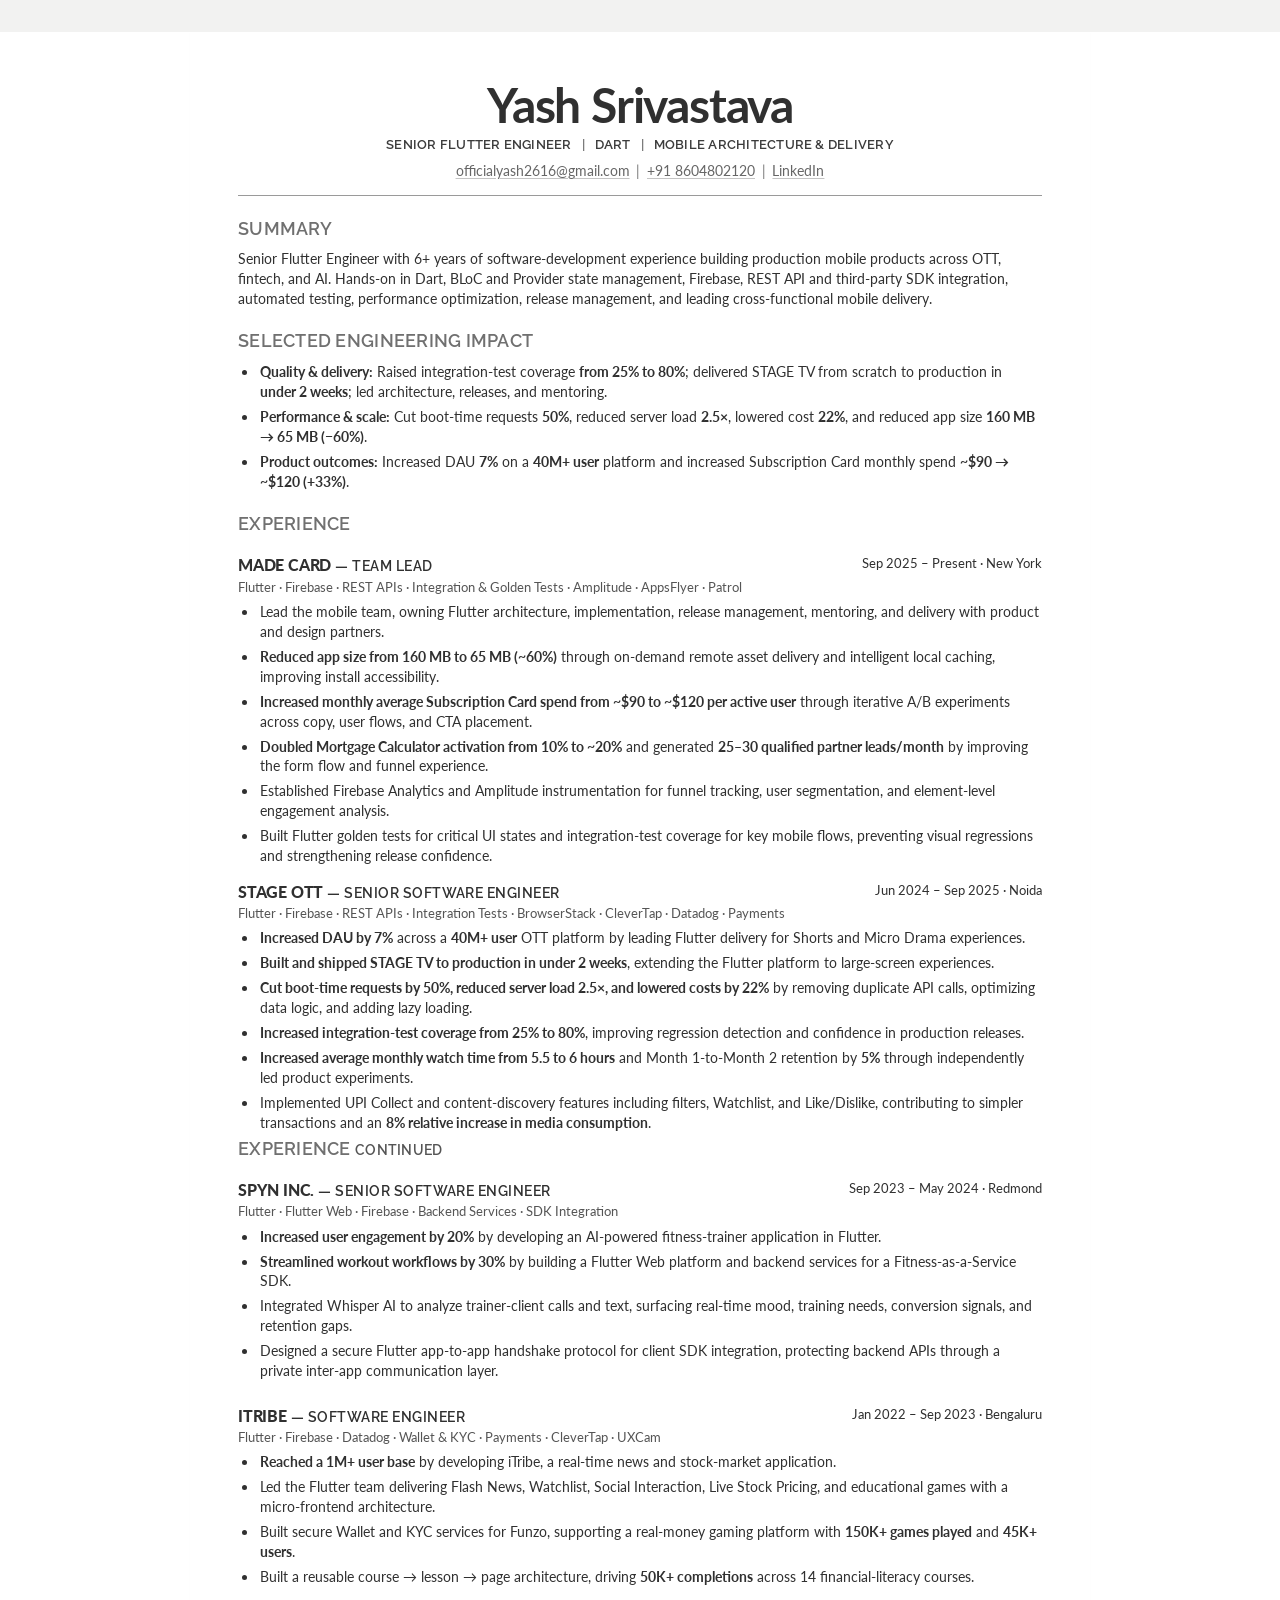
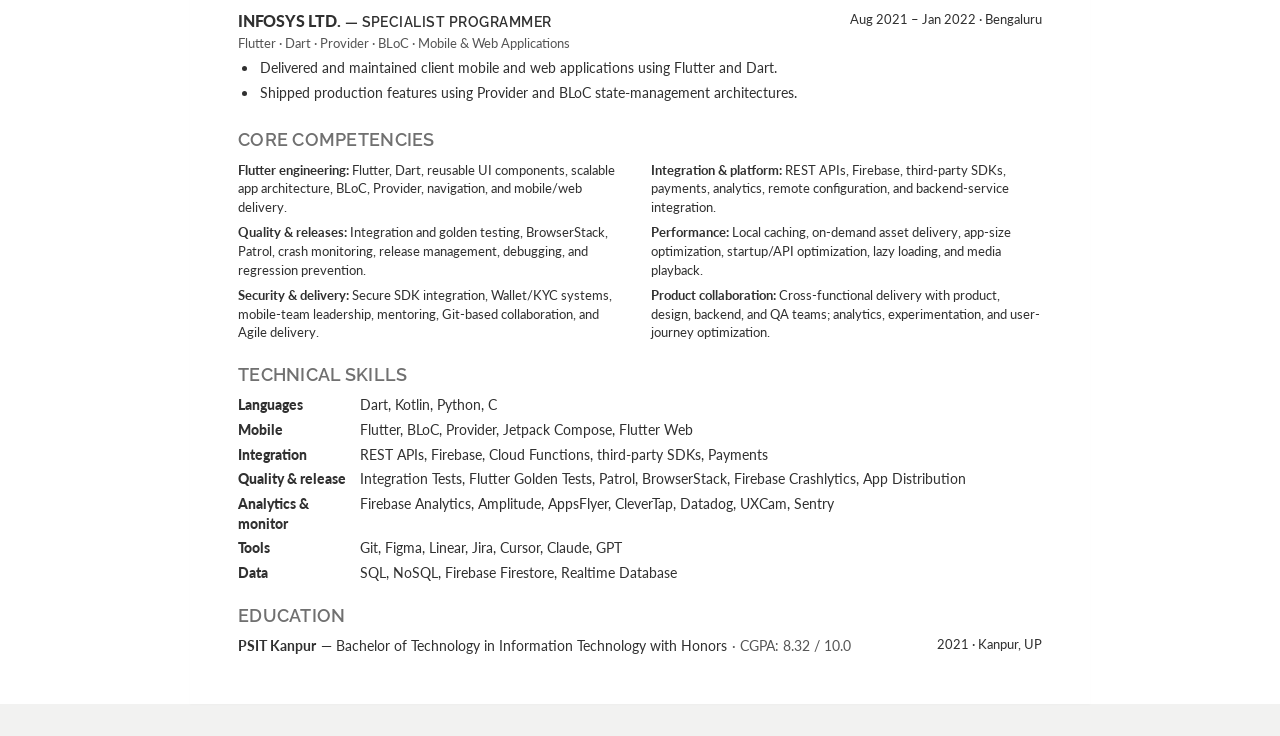
<file: custom-cv/deloitte-cv/index.html>
<!doctype html>
<html lang="en">
  <head>
    <meta charset="utf-8" />
    <meta name="viewport" content="width=device-width, initial-scale=1" />
    <meta name="description" content="Yash Srivastava — Senior Flutter Engineer" />
    <title>Yash Srivastava | Senior Flutter Engineer</title>
    <link rel="preconnect" href="https://fonts.googleapis.com" />
    <link rel="preconnect" href="https://fonts.gstatic.com" crossorigin />
    <link href="https://fonts.googleapis.com/css2?family=Lato:ital,wght@0,300;0,400;0,700;0,900&amp;family=Raleway:wght@500;600;700;800&amp;display=swap" rel="stylesheet" />
    <link rel="stylesheet" href="../styles.css" />
  </head>
  <body>
    <main class="resume">
      <header class="masthead">
        <h1><strong>Yash Srivastava</strong></h1>
        <p class="headline">Senior Flutter Engineer <span>|</span> Dart <span>|</span> Mobile Architecture &amp; Delivery</p>
        <address><a href="mailto:officialyash2616@gmail.com">officialyash2616@gmail.com</a><span>|</span><a href="tel:+918604802120">+91 8604802120</a><span>|</span><a href="https://www.linkedin.com/in/yash-srivastava-04802a15b/">LinkedIn</a></address>
      </header>

      <section>
        <h2>Summary</h2>
        <p>Senior Flutter Engineer with 6+ years of software-development experience building production mobile products across OTT, fintech, and AI. Hands-on in Dart, BLoC and Provider state management, Firebase, REST API and third-party SDK integration, automated testing, performance optimization, release management, and leading cross-functional mobile delivery.</p>
      </section>

      <section>
        <h2>Selected Engineering Impact</h2>
        <ul class="impact-list">
          <li><strong>Quality &amp; delivery:</strong> Raised integration-test coverage <strong>from 25% to 80%</strong>; delivered STAGE TV from scratch to production in <strong>under 2 weeks</strong>; led architecture, releases, and mentoring.</li>
          <li><strong>Performance &amp; scale:</strong> Cut boot-time requests <strong>50%</strong>, reduced server load <strong>2.5×</strong>, lowered cost <strong>22%</strong>, and reduced app size <strong>160 MB → 65 MB (−60%)</strong>.</li>
          <li><strong>Product outcomes:</strong> Increased DAU <strong>7%</strong> on a <strong>40M+ user</strong> platform and increased Subscription Card monthly spend <strong>~$90 → ~$120 (+33%)</strong>.</li>
        </ul>
      </section>

      <section class="experience">
        <h2>Experience</h2>
        <article>
          <header class="role-header"><div><h3>Made Card <span>— Team Lead</span></h3><p class="stack">Flutter · Firebase · REST APIs · Integration &amp; Golden Tests · Amplitude · AppsFlyer · Patrol</p></div><time>Sep 2025 – Present · New York</time></header>
          <ul>
            <li>Lead the mobile team, owning Flutter architecture, implementation, release management, mentoring, and delivery with product and design partners.</li>
            <li><strong>Reduced app size from 160 MB to 65 MB (~60%)</strong> through on-demand remote asset delivery and intelligent local caching, improving install accessibility.</li>
            <li><strong>Increased monthly average Subscription Card spend from ~$90 to ~$120 per active user</strong> through iterative A/B experiments across copy, user flows, and CTA placement.</li>
            <li><strong>Doubled Mortgage Calculator activation from 10% to ~20%</strong> and generated <strong>25–30 qualified partner leads/month</strong> by improving the form flow and funnel experience.</li>
            <li>Established Firebase Analytics and Amplitude instrumentation for funnel tracking, user segmentation, and element-level engagement analysis.</li>
            <li>Built Flutter golden tests for critical UI states and integration-test coverage for key mobile flows, preventing visual regressions and strengthening release confidence.</li>
          </ul>
        </article>

        <article>
          <header class="role-header"><div><h3>Stage OTT <span>— Senior Software Engineer</span></h3><p class="stack">Flutter · Firebase · REST APIs · Integration Tests · BrowserStack · CleverTap · Datadog · Payments</p></div><time>Jun 2024 – Sep 2025 · Noida</time></header>
          <ul>
            <li><strong>Increased DAU by 7%</strong> across a <strong>40M+ user</strong> OTT platform by leading Flutter delivery for Shorts and Micro Drama experiences.</li>
            <li><strong>Built and shipped STAGE TV to production in under 2 weeks</strong>, extending the Flutter platform to large-screen experiences.</li>
            <li><strong>Cut boot-time requests by 50%, reduced server load 2.5×, and lowered costs by 22%</strong> by removing duplicate API calls, optimizing data logic, and adding lazy loading.</li>
            <li><strong>Increased integration-test coverage from 25% to 80%</strong>, improving regression detection and confidence in production releases.</li>
            <li><strong>Increased average monthly watch time from 5.5 to 6 hours</strong> and Month 1-to-Month 2 retention by <strong>5%</strong> through independently led product experiments.</li>
            <li>Implemented UPI Collect and content-discovery features including filters, Watchlist, and Like/Dislike, contributing to simpler transactions and an <strong>8% relative increase in media consumption</strong>.</li>
          </ul>
        </article>
      </section>

      <section class="experience page-two">
        <h2>Experience <span>continued</span></h2>
        <article>
          <header class="role-header"><div><h3>Spyn Inc. <span>— Senior Software Engineer</span></h3><p class="stack">Flutter · Flutter Web · Firebase · Backend Services · SDK Integration</p></div><time>Sep 2023 – May 2024 · Redmond</time></header>
          <ul>
            <li><strong>Increased user engagement by 20%</strong> by developing an AI-powered fitness-trainer application in Flutter.</li>
            <li><strong>Streamlined workout workflows by 30%</strong> by building a Flutter Web platform and backend services for a Fitness-as-a-Service SDK.</li>
            <li>Integrated Whisper AI to analyze trainer-client calls and text, surfacing real-time mood, training needs, conversion signals, and retention gaps.</li>
            <li>Designed a secure Flutter app-to-app handshake protocol for client SDK integration, protecting backend APIs through a private inter-app communication layer.</li>
          </ul>
        </article>

        <article>
          <header class="role-header"><div><h3>iTribe <span>— Software Engineer</span></h3><p class="stack">Flutter · Firebase · Datadog · Wallet &amp; KYC · Payments · CleverTap · UXCam</p></div><time>Jan 2022 – Sep 2023 · Bengaluru</time></header>
          <ul>
            <li><strong>Reached a 1M+ user base</strong> by developing iTribe, a real-time news and stock-market application.</li>
            <li>Led the Flutter team delivering Flash News, Watchlist, Social Interaction, Live Stock Pricing, and educational games with a micro-frontend architecture.</li>
            <li>Built secure Wallet and KYC services for Funzo, supporting a real-money gaming platform with <strong>150K+ games played</strong> and <strong>45K+ users</strong>.</li>
            <li>Built a reusable course → lesson → page architecture, driving <strong>50K+ completions</strong> across 14 financial-literacy courses.</li>
          </ul>
        </article>

        <article>
          <header class="role-header"><div><h3>Infosys Ltd. <span>— Specialist Programmer</span></h3><p class="stack">Flutter · Dart · Provider · BLoC · Mobile &amp; Web Applications</p></div><time>Aug 2021 – Jan 2022 · Bengaluru</time></header>
          <ul>
            <li>Delivered and maintained client mobile and web applications using Flutter and Dart.</li>
            <li>Shipped production features using Provider and BLoC state-management architectures.</li>
          </ul>
        </article>
      </section>

      <section class="competencies">
        <h2>Core Competencies</h2>
        <div class="competency-grid">
          <p><strong>Flutter engineering:</strong> Flutter, Dart, reusable UI components, scalable app architecture, BLoC, Provider, navigation, and mobile/web delivery.</p>
          <p><strong>Integration &amp; platform:</strong> REST APIs, Firebase, third-party SDKs, payments, analytics, remote configuration, and backend-service integration.</p>
          <p><strong>Quality &amp; releases:</strong> Integration and golden testing, BrowserStack, Patrol, crash monitoring, release management, debugging, and regression prevention.</p>
          <p><strong>Performance:</strong> Local caching, on-demand asset delivery, app-size optimization, startup/API optimization, lazy loading, and media playback.</p>
          <p><strong>Security &amp; delivery:</strong> Secure SDK integration, Wallet/KYC systems, mobile-team leadership, mentoring, Git-based collaboration, and Agile delivery.</p>
          <p><strong>Product collaboration:</strong> Cross-functional delivery with product, design, backend, and QA teams; analytics, experimentation, and user-journey optimization.</p>
        </div>
      </section>

      <section class="skills">
        <h2>Technical Skills</h2>
        <dl>
          <div><dt>Languages</dt><dd>Dart, Kotlin, Python, C</dd></div>
          <div><dt>Mobile</dt><dd>Flutter, BLoC, Provider, Jetpack Compose, Flutter Web</dd></div>
          <div><dt>Integration</dt><dd>REST APIs, Firebase, Cloud Functions, third-party SDKs, Payments</dd></div>
          <div><dt>Quality &amp; release</dt><dd>Integration Tests, Flutter Golden Tests, Patrol, BrowserStack, Firebase Crashlytics, App Distribution</dd></div>
          <div><dt>Analytics &amp; monitor</dt><dd>Firebase Analytics, Amplitude, AppsFlyer, CleverTap, Datadog, UXCam, Sentry</dd></div>
          <div><dt>Tools</dt><dd>Git, Figma, Linear, Jira, Cursor, Claude, GPT</dd></div>
          <div><dt>Data</dt><dd>SQL, NoSQL, Firebase Firestore, Realtime Database</dd></div>
        </dl>
      </section>

      <section class="education">
        <h2>Education</h2>
        <p><strong>PSIT Kanpur</strong> — Bachelor of Technology in Information Technology with Honors <span>· CGPA: 8.32 / 10.0</span> <time>2021 · Kanpur, UP</time></p>
      </section>
    </main>
  </body>
</html>
</file>
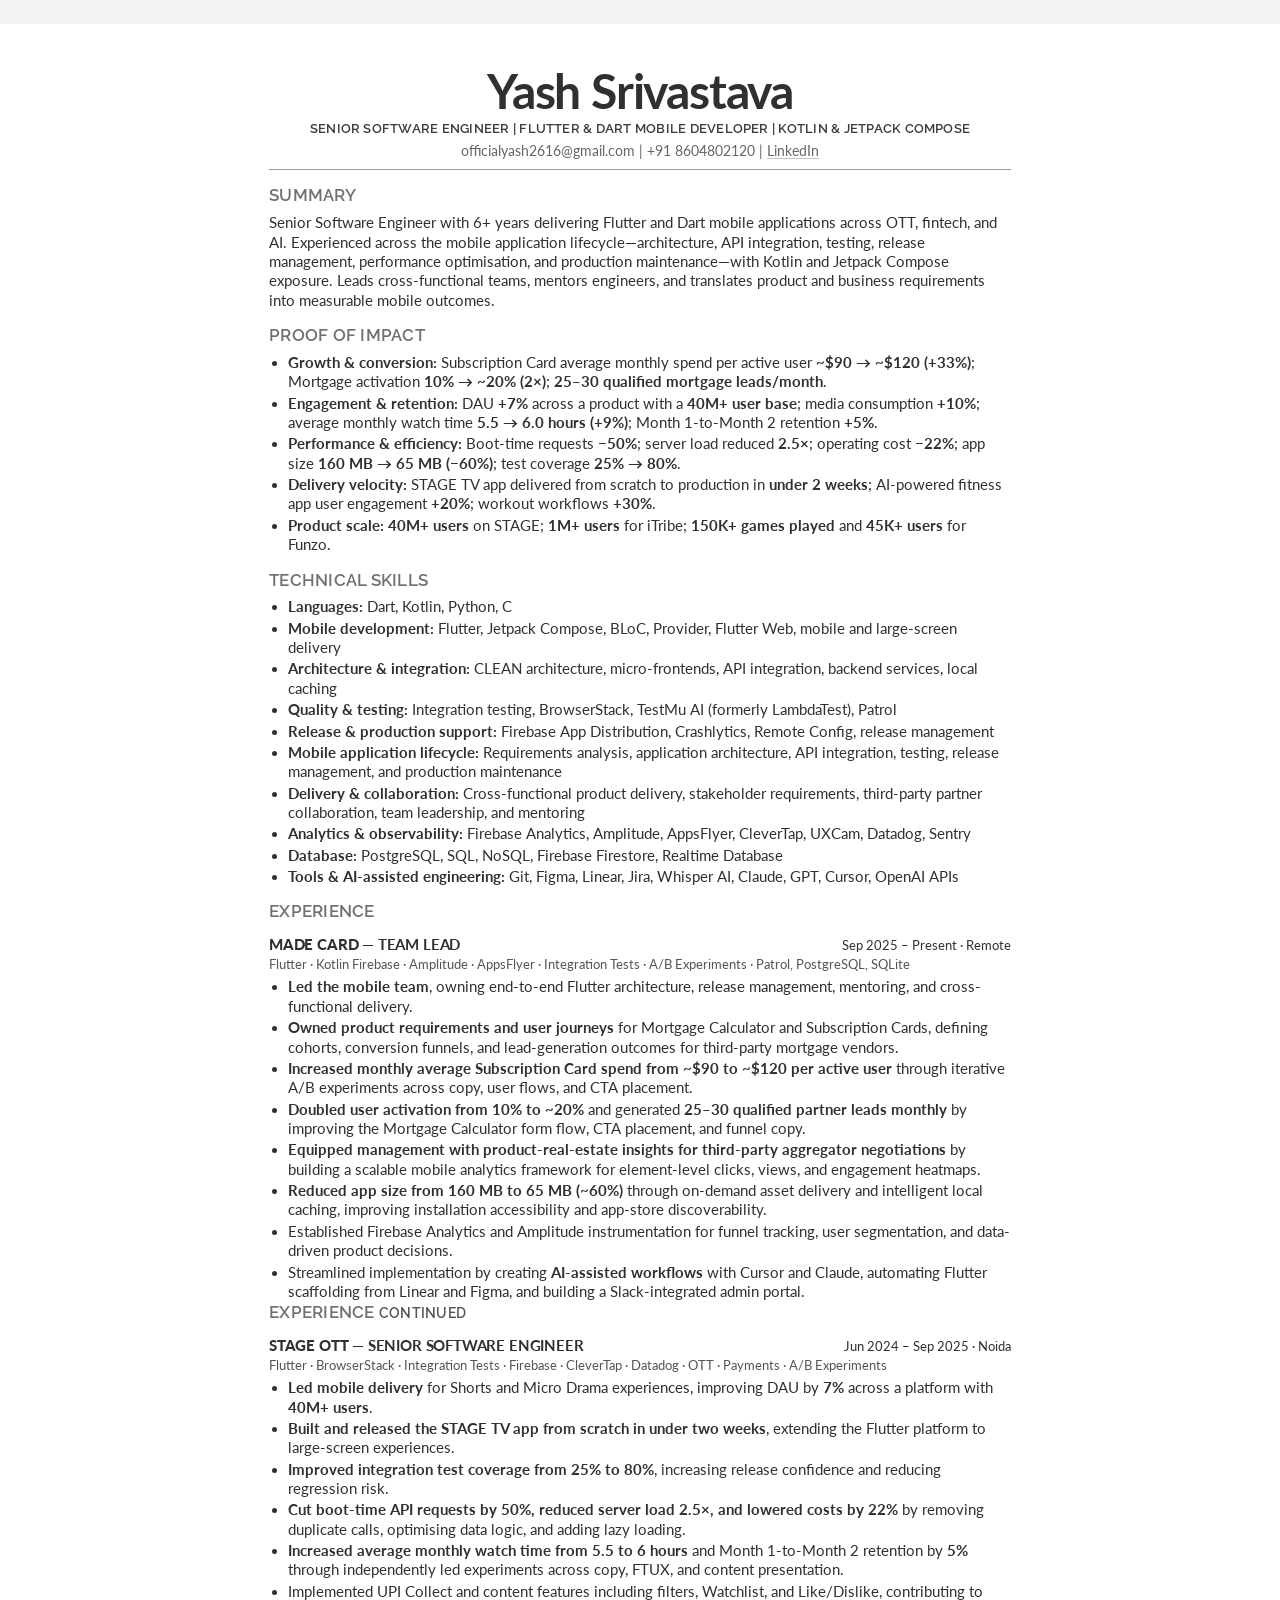
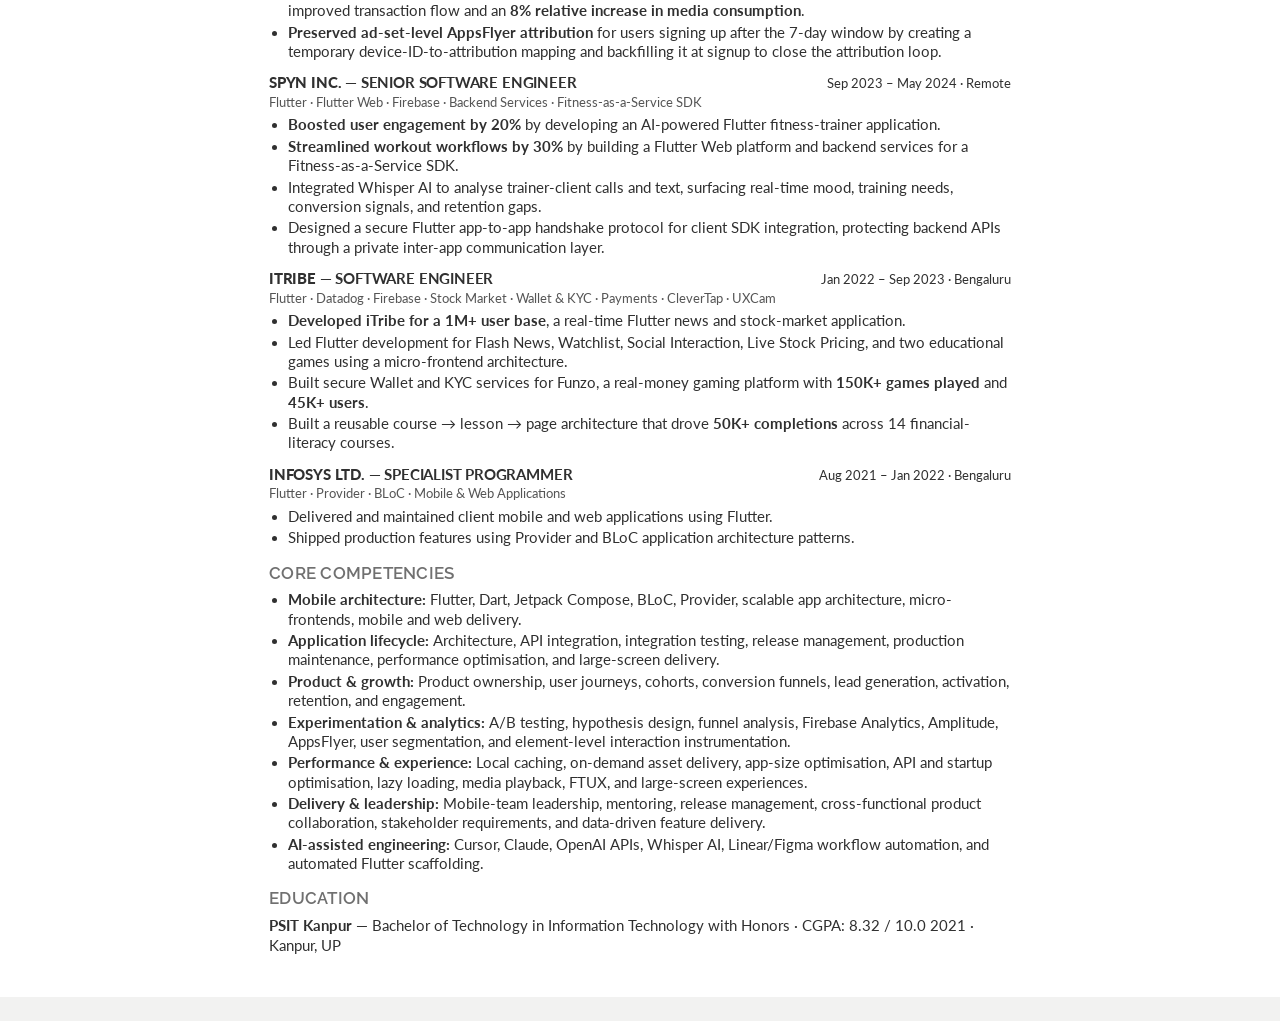
<file: custom-cv/pwc-cv/index.html>
<!doctype html>
<html lang="en">

<head>
  <meta charset="utf-8" />
  <meta name="viewport" content="width=device-width, initial-scale=1" />
  <meta name="description" content="Yash Srivastava - Flutter Mobile App Developer - ATS-friendly PwC resume" />
  <title>Yash Srivastava | PwC Mobile App Developer Resume</title>
  <link rel="preconnect" href="https://fonts.googleapis.com" />
  <link rel="preconnect" href="https://fonts.gstatic.com" crossorigin />
  <link
    href="https://fonts.googleapis.com/css2?family=Lato:ital,wght@0,300;0,400;0,700;0,900&amp;family=Raleway:wght@500;600;700;800&amp;display=swap"
    rel="stylesheet" />
  <link rel="stylesheet" href="styles.css" />
</head>

<body>
  <main class="resume">
    <header class="masthead">
      <h1><strong>Yash Srivastava</strong></h1>
      <p class="headline">Senior Software Engineer | Flutter &amp; Dart Mobile Developer | Kotlin &amp; Jetpack Compose
      </p>
      <p class="contact">officialyash2616@gmail.com | +91 8604802120 | <a
          href="https://www.linkedin.com/in/yash-srivastava-04802a15b/">LinkedIn</a></p>
    </header>

    <section>
      <h2>Summary</h2>
      <p>Senior Software Engineer with 6+ years delivering Flutter and Dart mobile applications across OTT, fintech, and
        AI. Experienced across the mobile application lifecycle—architecture, API integration, testing, release
        management, performance optimisation, and production maintenance—with Kotlin and Jetpack Compose exposure. Leads
        cross-functional teams, mentors engineers, and translates product and business requirements into measurable
        mobile outcomes.</p>
    </section>

    <section>
      <h2>Proof of Impact</h2>
      <ul>
        <li><strong>Growth &amp; conversion:</strong> Subscription Card average monthly spend per active user
          <strong>~$90 → ~$120 (+33%)</strong>; Mortgage activation <strong>10% → ~20% (2×)</strong>; <strong>25–30
            qualified mortgage leads/month</strong>.
        </li>
        <li><strong>Engagement &amp; retention:</strong> DAU <strong>+7%</strong> across a product with a <strong>40M+
            user base</strong>; media consumption <strong>+10%</strong>; average monthly watch time <strong>5.5 → 6.0
            hours (+9%)</strong>; Month 1-to-Month 2 retention <strong>+5%</strong>.</li>
        <li><strong>Performance &amp; efficiency:</strong> Boot-time requests <strong>−50%</strong>; server load reduced
          <strong>2.5×</strong>; operating cost <strong>−22%</strong>; app size <strong>160 MB → 65 MB (−60%)</strong>;
          test coverage <strong>25% → 80%</strong>.
        </li>
        <li><strong>Delivery velocity:</strong> STAGE TV app delivered from scratch to production in <strong>under 2
            weeks</strong>; AI-powered fitness app user engagement <strong>+20%</strong>; workout workflows
          <strong>+30%</strong>.
        </li>
        <li><strong>Product scale:</strong> <strong>40M+ users</strong> on STAGE; <strong>1M+ users</strong> for iTribe;
          <strong>150K+ games played</strong> and <strong>45K+ users</strong> for Funzo.
        </li>
      </ul>
    </section>

    <section>
      <h2>Technical Skills</h2>
      <ul class="skills-list">
        <li><strong>Languages:</strong> Dart, Kotlin, Python, C</li>
        <li><strong>Mobile development:</strong> Flutter, Jetpack Compose, BLoC, Provider, Flutter Web, mobile and
          large-screen delivery</li>
        <li><strong>Architecture &amp; integration:</strong> CLEAN architecture, micro-frontends,
          API integration, backend services, local caching</li>
        <li><strong>Quality &amp; testing:</strong> Integration testing, BrowserStack, TestMu AI (formerly LambdaTest),
          Patrol</li>
        <li><strong>Release &amp; production support:</strong> Firebase App Distribution, Crashlytics, Remote Config,
          release management</li>
        <li><strong>Mobile application lifecycle:</strong> Requirements analysis, application architecture, API
          integration, testing, release management, and production maintenance</li>
        <li><strong>Delivery &amp; collaboration:</strong> Cross-functional product delivery, stakeholder requirements,
          third-party partner collaboration, team leadership, and mentoring</li>
        <li><strong>Analytics &amp; observability:</strong> Firebase Analytics, Amplitude, AppsFlyer, CleverTap, UXCam,
          Datadog, Sentry</li>
        <li><strong>Database:</strong> PostgreSQL, SQL, NoSQL, Firebase Firestore, Realtime Database</li>
        <li><strong>Tools &amp; AI-assisted engineering:</strong> Git, Figma, Linear, Jira, Whisper AI, Claude, GPT,
          Cursor, OpenAI APIs</li>
      </ul>
    </section>

    <section>
      <h2>Experience</h2>
      <article>
        <h3><span class="role-title"><span class="company-name">Made Card</span> <span class="designation">— Team
              Lead</span></span><span class="inline-date">Sep 2025 – Present · Remote</span></h3>
        <p class="stack">Flutter · Kotlin Firebase · Amplitude · AppsFlyer · Integration Tests · A/B Experiments · Patrol, PostgreSQL, SQLite</p>
        <ul>
          <li><strong>Led the mobile team</strong>, owning end-to-end Flutter architecture, release management,
            mentoring, and cross-functional delivery.</li>
          <li><strong>Owned product requirements and user journeys</strong> for Mortgage Calculator and Subscription
            Cards, defining cohorts, conversion funnels, and lead-generation outcomes for third-party mortgage vendors.
          </li>
          <li><strong>Increased monthly average Subscription Card spend from ~$90 to ~$120 per active user</strong>
            through iterative A/B experiments across copy, user flows, and CTA placement.</li>
          <li><strong>Doubled user activation from 10% to ~20%</strong> and generated <strong>25–30 qualified partner
              leads monthly</strong> by improving the Mortgage Calculator form flow, CTA placement, and funnel copy.
          </li>
          <li><strong>Equipped management with product-real-estate insights for third-party aggregator
              negotiations</strong> by building a scalable mobile analytics framework for element-level clicks, views,
            and engagement heatmaps.</li>
          <li><strong>Reduced app size from 160 MB to 65 MB (~60%)</strong> through on-demand asset delivery and
            intelligent local caching, improving installation accessibility and app-store discoverability.</li>
          <li>Established Firebase Analytics and Amplitude instrumentation for funnel tracking, user segmentation, and
            data-driven product decisions.</li>
          <li>Streamlined implementation by creating <strong>AI-assisted workflows</strong> with Cursor and Claude,
            automating Flutter scaffolding from Linear and Figma, and building a Slack-integrated admin portal.</li>
        </ul>
      </article>

      <article class="page-two-start">
        <h2 class="continuation">Experience <span>continued</span></h2>
        <h3><span class="role-title"><span class="company-name">Stage OTT</span> <span class="designation">— Senior
              Software Engineer</span></span><span class="inline-date">Jun 2024 – Sep 2025 · Noida</span></h3>
        <p class="stack">Flutter · BrowserStack · Integration Tests · Firebase · CleverTap · Datadog · OTT · Payments ·
          A/B Experiments</p>
        <ul>
          <li><strong>Led mobile delivery</strong> for Shorts and Micro Drama experiences, improving DAU by
            <strong>7%</strong> across a platform with <strong>40M+ users</strong>.
          </li>
          <li><strong>Built and released the STAGE TV app from scratch in under two weeks</strong>, extending the
            Flutter platform to large-screen experiences.</li>
          <li><strong>Improved integration test coverage from 25% to 80%</strong>, increasing release confidence and
            reducing regression risk.</li>
          <li><strong>Cut boot-time API requests by 50%, reduced server load 2.5×, and lowered costs by 22%</strong> by
            removing duplicate calls, optimising data logic, and adding lazy loading.</li>
          <li><strong>Increased average monthly watch time from 5.5 to 6 hours</strong> and Month 1-to-Month 2 retention
            by <strong>5%</strong> through independently led experiments across copy, FTUX, and content presentation.
          </li>
          <li>Implemented UPI Collect and content features including filters, Watchlist, and Like/Dislike, contributing
            to improved transaction flow and an <strong>8% relative increase in media consumption</strong>.</li>
          <li><strong>Preserved ad-set-level AppsFlyer attribution</strong> for users signing up after the 7-day window
            by creating a temporary device-ID-to-attribution mapping and backfilling it at signup to close the
            attribution loop.</li>
        </ul>
      </article>

      <article>
        <h3><span class="role-title"><span class="company-name">Spyn Inc.</span> <span class="designation">— Senior
              Software Engineer</span></span><span class="inline-date">Sep 2023 – May 2024 · Remote</span></h3>
        <p class="stack">Flutter · Flutter Web · Firebase · Backend Services · Fitness-as-a-Service SDK</p>
        <ul>
          <li><strong>Boosted user engagement by 20%</strong> by developing an AI-powered Flutter fitness-trainer
            application.</li>
          <li><strong>Streamlined workout workflows by 30%</strong> by building a Flutter Web platform and backend
            services for a Fitness-as-a-Service SDK.</li>
          <li>Integrated Whisper AI to analyse trainer-client calls and text, surfacing real-time mood, training needs,
            conversion signals, and retention gaps.</li>
          <li>Designed a secure Flutter app-to-app handshake protocol for client SDK integration, protecting backend
            APIs through a private inter-app communication layer.</li>
        </ul>
      </article>

      <article>
        <h3><span class="role-title"><span class="company-name">iTribe</span> <span class="designation">— Software
              Engineer</span></span><span class="inline-date">Jan 2022 – Sep 2023 · Bengaluru</span></h3>
        <p class="stack">Flutter · Datadog · Firebase · Stock Market · Wallet &amp; KYC · Payments · CleverTap · UXCam
        </p>
        <ul>
          <li><strong>Developed iTribe for a 1M+ user base</strong>, a real-time Flutter news and stock-market
            application.</li>
          <li>Led Flutter development for Flash News, Watchlist, Social Interaction, Live Stock Pricing, and two
            educational games using a micro-frontend architecture.</li>
          <li>Built secure Wallet and KYC services for Funzo, a real-money gaming platform with <strong>150K+ games
              played</strong> and <strong>45K+ users</strong>.</li>
          <li>Built a reusable course → lesson → page architecture that drove <strong>50K+ completions</strong> across
            14 financial-literacy courses.</li>
        </ul>
      </article>

      <article>
        <h3><span class="role-title"><span class="company-name">Infosys Ltd.</span> <span class="designation">—
              Specialist Programmer</span></span><span class="inline-date">Aug 2021 – Jan 2022 · Bengaluru</span></h3>
        <p class="stack">Flutter · Provider · BLoC · Mobile &amp; Web Applications</p>
        <ul>
          <li>Delivered and maintained client mobile and web applications using Flutter.</li>
          <li>Shipped production features using Provider and BLoC application architecture patterns.</li>
        </ul>
      </article>
    </section>

    <section>
      <h2>Core Competencies</h2>
      <ul>
        <li><strong>Mobile architecture:</strong> Flutter, Dart, Jetpack Compose, BLoC, Provider, scalable app
          architecture, micro-frontends, mobile and web delivery.</li>
        <li><strong>Application lifecycle:</strong> Architecture, API integration, integration testing, release
          management, production maintenance, performance optimisation, and large-screen delivery.</li>
        <li><strong>Product &amp; growth:</strong> Product ownership, user journeys, cohorts, conversion funnels, lead
          generation, activation, retention, and engagement.</li>
        <li><strong>Experimentation &amp; analytics:</strong> A/B testing, hypothesis design, funnel analysis, Firebase
          Analytics, Amplitude, AppsFlyer, user segmentation, and element-level interaction instrumentation.</li>
        <li><strong>Performance &amp; experience:</strong> Local caching, on-demand asset delivery, app-size
          optimisation, API and startup optimisation, lazy loading, media playback, FTUX, and large-screen experiences.
        </li>
        <li><strong>Delivery &amp; leadership:</strong> Mobile-team leadership, mentoring, release management,
          cross-functional product collaboration, stakeholder requirements, and data-driven feature delivery.</li>
        <li><strong>AI-assisted engineering:</strong> Cursor, Claude, OpenAI APIs, Whisper AI, Linear/Figma workflow
          automation, and automated Flutter scaffolding.</li>
      </ul>
    </section>

    <section>
      <h2>Education</h2>
      <p><strong>PSIT Kanpur</strong> — Bachelor of Technology in Information Technology with Honors <span>· CGPA: 8.32
          / 10.0</span> <time>2021 · Kanpur, UP</time></p>
    </section>
  </main>
</body>

</html>
</file>
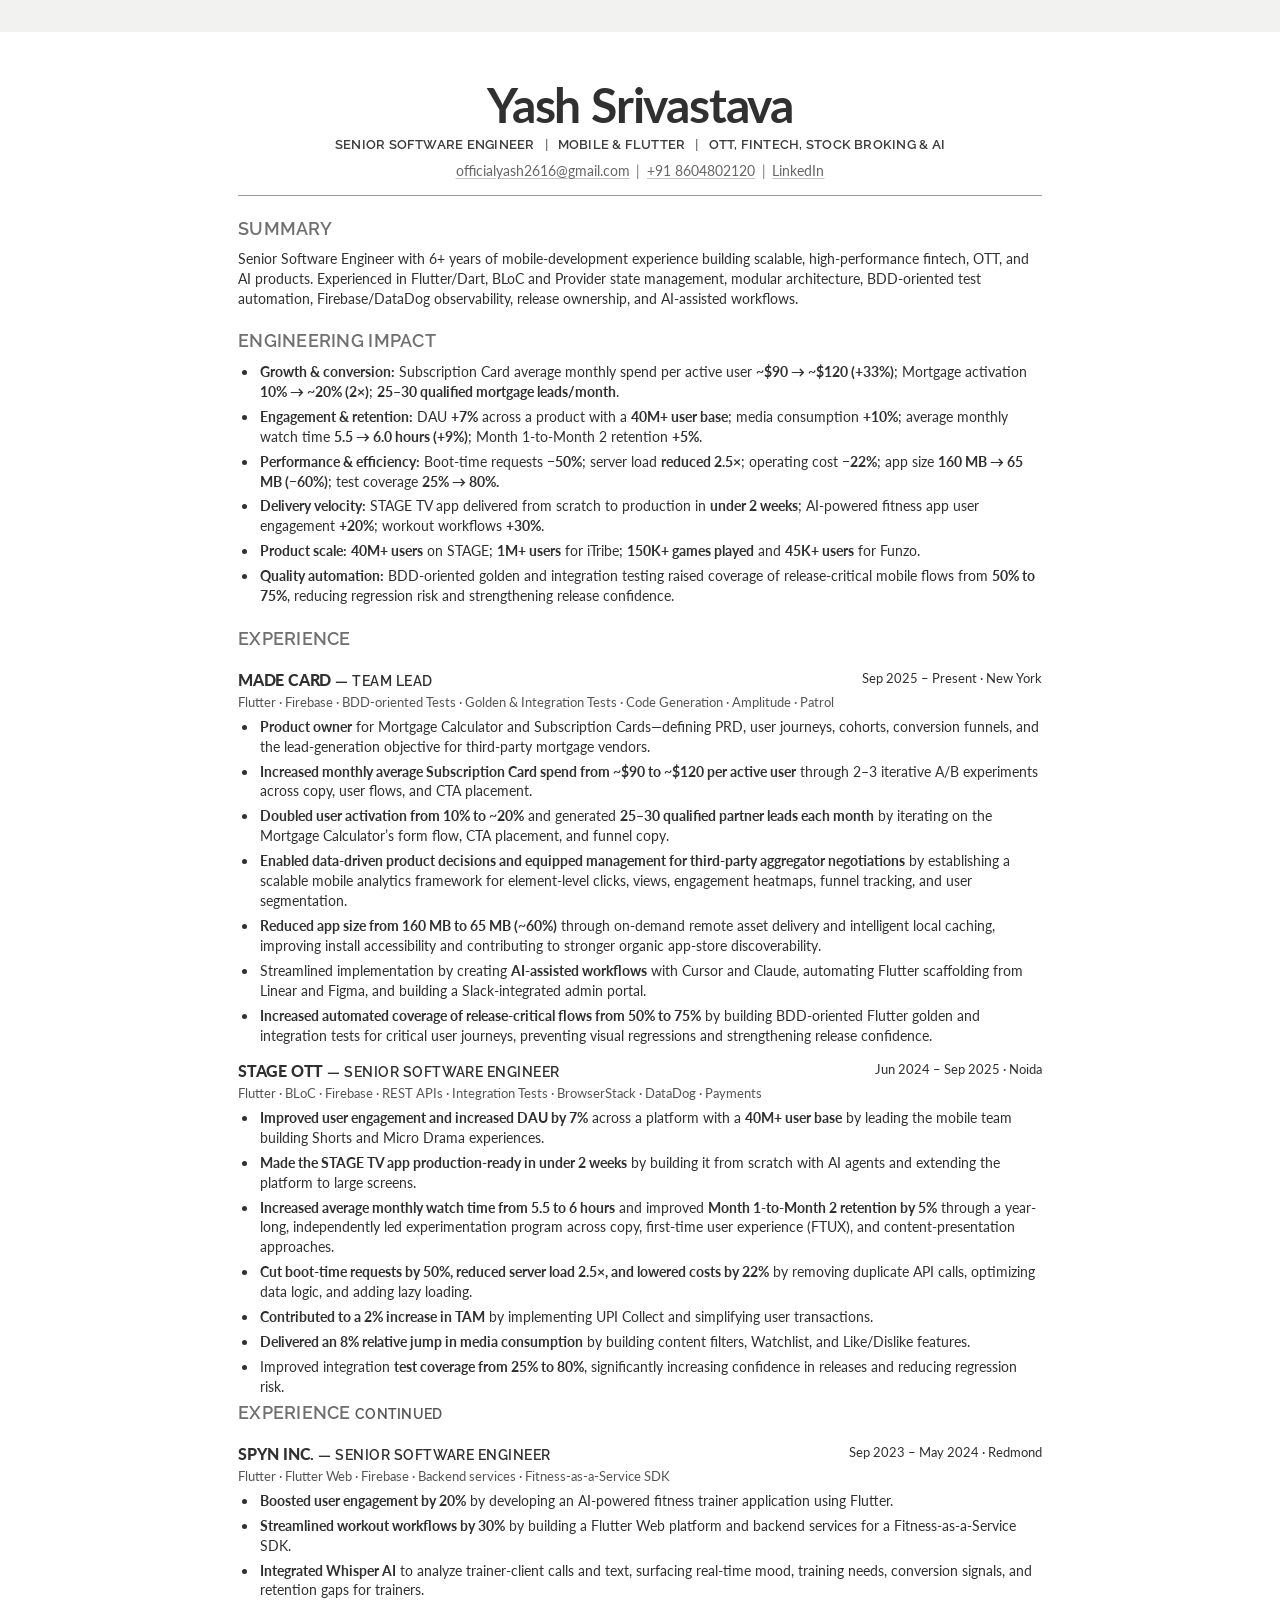
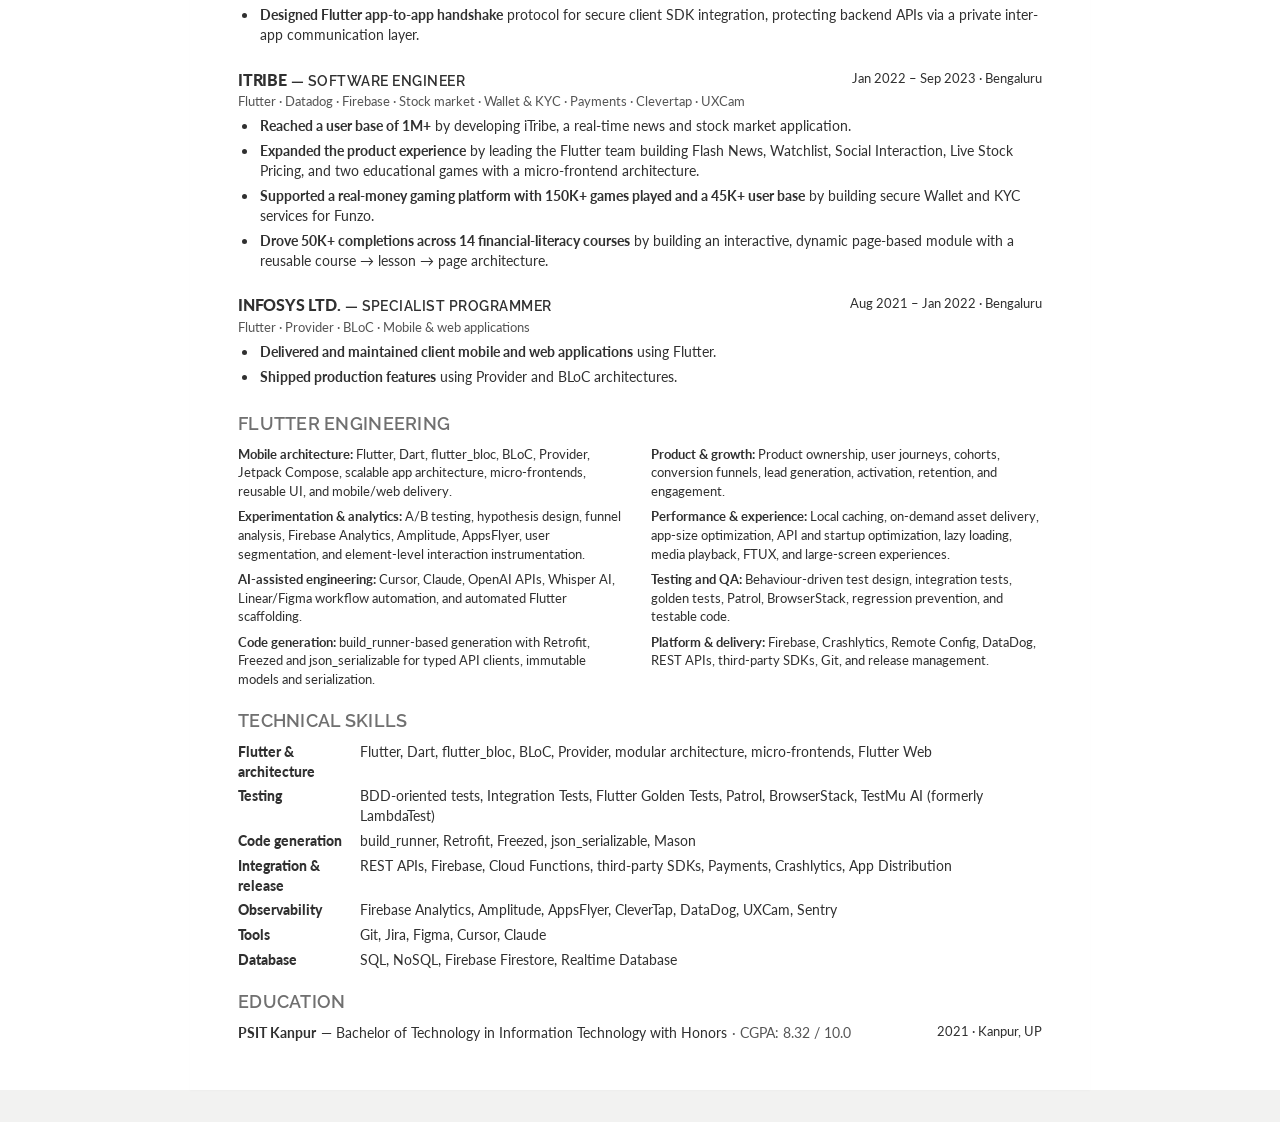
<file: custom-cv/tide-cv/index.html>
<!doctype html>
<html lang="en">
  <head>
    <meta charset="utf-8" />
    <meta name="viewport" content="width=device-width, initial-scale=1" />
    <meta name="description" content="Yash Srivastava — Senior Flutter Engineer" />
    <title>Yash Srivastava | Senior Flutter Engineer</title>
    <link rel="preconnect" href="https://fonts.googleapis.com" />
    <link rel="preconnect" href="https://fonts.gstatic.com" crossorigin />
    <link href="https://fonts.googleapis.com/css2?family=Lato:ital,wght@0,300;0,400;0,700;0,900&amp;family=Raleway:wght@500;600;700;800&amp;display=swap" rel="stylesheet" />
    <link rel="stylesheet" href="styles.css" />
  </head>
  <body>
    <main class="resume">
      <header class="masthead">
        <h1><strong>Yash Srivastava</strong></h1>
        <p class="headline">Senior Software Engineer <span>|</span> Mobile & Flutter <span>|</span> OTT, FINTECH, STOCK BROKING & AI</p>
        <address><a href="mailto:officialyash2616@gmail.com">officialyash2616@gmail.com</a><span>|</span><a href="tel:+918604802120">+91 8604802120</a><span>|</span><a href="https://www.linkedin.com/in/yash-srivastava-04802a15b/">LinkedIn</a></address>
      </header>

      <section>
        <h2>Summary</h2>
        <p>Senior Software Engineer with 6+ years of mobile-development experience building scalable, high-performance fintech, OTT, and AI products. Experienced in Flutter/Dart, BLoC and Provider state management, modular architecture, BDD-oriented test automation, Firebase/DataDog observability, release ownership, and AI-assisted workflows.</p>
      </section>

      <section>
        <h2>Engineering Impact</h2>
        <ul class="impact-list">
          <li><strong>Growth &amp; conversion:</strong> Subscription Card average monthly spend per active user <strong>~$90 → ~$120 (+33%)</strong>; Mortgage activation <strong>10% → ~20% (2×)</strong>; <strong>25–30 qualified mortgage leads/month</strong>.</li>
          <li><strong>Engagement &amp; retention:</strong> DAU <strong>+7%</strong> across a product with a <strong>40M+ user base</strong>; media consumption <strong>+10%</strong>; average monthly watch time <strong>5.5 → 6.0 hours (+9%)</strong>; Month 1-to-Month 2 retention <strong>+5%</strong>.</li>
          <li><strong>Performance &amp; efficiency:</strong> Boot-time requests <strong>−50%</strong>; server load <strong>reduced 2.5×</strong>; operating cost <strong>−22%</strong>; app size <strong>160 MB → 65 MB (−60%)</strong>; test coverage <strong>25% → 80%.</strong></li>
          <li><strong>Delivery velocity:</strong> STAGE TV app delivered from scratch to production in <strong>under 2 weeks</strong>; AI-powered fitness app user engagement <strong>+20%</strong>; workout workflows <strong>+30%</strong>.</li>
          <li><strong>Product scale:</strong> <strong>40M+ users</strong> on STAGE; <strong>1M+ users</strong> for iTribe; <strong>150K+ games played</strong> and <strong>45K+ users</strong> for Funzo.</li>
          <li><strong>Quality automation:</strong> BDD-oriented golden and integration testing raised coverage of release-critical mobile flows from <strong>50% to 75%</strong>, reducing regression risk and strengthening release confidence.</li>
        </ul>
      </section>

      <section class="experience">
        <h2>Experience</h2>
        <article>
          <header class="role-header"><div><h3>Made Card <span>— Team Lead</span></h3><p class="stack">Flutter · Firebase · BDD-oriented Tests · Golden &amp; Integration Tests · Code Generation · Amplitude · Patrol</p></div><time>Sep 2025 – Present · New York</time></header>
          <ul>
            <li><strong>Product owner</strong> for Mortgage Calculator and Subscription Cards—defining PRD, user journeys, cohorts, conversion funnels, and the lead-generation objective for third-party mortgage vendors.</li>
            <li><strong>Increased monthly average Subscription Card spend from ~$90 to ~$120 per active user</strong> through 2–3 iterative A/B experiments across copy, user flows, and CTA placement.</li>
            <li><strong>Doubled user activation from 10% to ~20%</strong> and generated <strong>25–30 qualified partner leads each month</strong> by iterating on the Mortgage Calculator’s form flow, CTA placement, and funnel copy.</li>
            <li><strong>Enabled data-driven product decisions and equipped management for third-party aggregator negotiations</strong> by establishing a scalable mobile analytics framework for element-level clicks, views, engagement heatmaps, funnel tracking, and user segmentation.</li>
            <li><strong>Reduced app size from 160 MB to 65 MB (~60%)</strong> through on-demand remote asset delivery and intelligent local caching, improving install accessibility and contributing to stronger organic app-store discoverability.</li>
            <li>Streamlined implementation by creating <strong>AI-assisted workflows</strong> with Cursor and Claude, automating Flutter scaffolding from Linear and Figma, and building a Slack-integrated admin portal.</li>
            <li><strong>Increased automated coverage of release-critical flows from 50% to 75%</strong> by building BDD-oriented Flutter golden and integration tests for critical user journeys, preventing visual regressions and strengthening release confidence.</li>
          </ul>
        </article>

        <article>
          <header class="role-header"><div><h3>Stage OTT <span>— Senior Software Engineer</span></h3><p class="stack">Flutter · BLoC · Firebase · REST APIs · Integration Tests · BrowserStack · DataDog · Payments</p></div><time>Jun 2024 – Sep 2025 · Noida</time></header>
          <ul>
            <li><strong>Improved user engagement and increased DAU by 7%</strong> across a platform with a <strong>40M+ user base</strong> by leading the mobile team building Shorts and Micro Drama experiences.</li>
            <li><strong>Made the STAGE TV app production-ready in under 2 weeks</strong> by building it from scratch with AI agents and extending the platform to large screens.</li>
            <li><strong>Increased average monthly watch time from 5.5 to 6 hours</strong> and improved <strong>Month 1-to-Month 2 retention by 5%</strong> through a year-long, independently led experimentation program across copy, first-time user experience (FTUX), and content-presentation approaches.</li>
            <li><strong>Cut boot-time requests by 50%, reduced server load 2.5×, and lowered costs by 22%</strong> by removing duplicate API calls, optimizing data logic, and adding lazy loading.</li>
            <li><strong>Contributed to a 2% increase in TAM</strong> by implementing UPI Collect and simplifying user transactions.</li>
            <li><strong>Delivered an 8% relative jump in media consumption</strong> by building content filters, Watchlist, and Like/Dislike features.</li>
            <li>Improved integration <strong>test coverage from 25% to 80%</strong>, significantly increasing confidence in releases and reducing regression risk.</li>
          </ul>
        </article>
      </section>

      <section class="experience page-two">
        <h2>Experience <span>continued</span></h2>
        <article>
          <header class="role-header"><div><h3>Spyn Inc. <span>— Senior Software Engineer</span></h3><p class="stack">Flutter · Flutter Web · Firebase · Backend services · Fitness-as-a-Service SDK</p></div><time>Sep 2023 – May 2024 · Redmond</time></header>
          <ul>
            <li><strong>Boosted user engagement by 20%</strong> by developing an AI-powered fitness trainer application using Flutter.</li>
            <li><strong>Streamlined workout workflows by 30%</strong> by building a Flutter Web platform and backend services for a Fitness-as-a-Service SDK.</li>
            <li><strong>Integrated Whisper AI</strong> to analyze trainer-client calls and text, surfacing real-time mood, training needs, conversion signals, and retention gaps for trainers.</li>
            <li><strong>Designed Flutter app-to-app handshake</strong> protocol for secure client SDK integration, protecting backend APIs via a private inter-app communication layer.</li>
          </ul>
        </article>

        <article>
          <header class="role-header"><div><h3>iTribe <span>— Software Engineer</span></h3><p class="stack">Flutter · Datadog · Firebase · Stock market · Wallet &amp; KYC · Payments · Clevertap · UXCam</p></div><time>Jan 2022 – Sep 2023 · Bengaluru</time></header>
          <ul>
            <li><strong>Reached a user base of 1M+</strong> by developing iTribe, a real-time news and stock market application.</li>
            <li><strong>Expanded the product experience</strong> by leading the Flutter team building Flash News, Watchlist, Social Interaction, Live Stock Pricing, and two educational games with a micro-frontend architecture.</li>
            <li><strong>Supported a real-money gaming platform with 150K+ games played and a 45K+ user base</strong> by building secure Wallet and KYC services for Funzo.</li>
            <li><strong>Drove 50K+ completions across 14 financial-literacy courses</strong> by building an interactive, dynamic page-based module with a reusable course → lesson → page architecture.</li>
          </ul>
        </article>

        <article>
          <header class="role-header"><div><h3>Infosys Ltd. <span>— Specialist Programmer</span></h3><p class="stack">Flutter · Provider · BLoC · Mobile &amp; web applications</p></div><time>Aug 2021 – Jan 2022 · Bengaluru</time></header>
          <ul>
            <li><strong>Delivered and maintained client mobile and web applications</strong> using Flutter.</li>
            <li><strong>Shipped production features</strong> using Provider and BLoC architectures.</li>
          </ul>
        </article>
      </section>

      <section class="competencies">
        <h2>Flutter Engineering</h2>
        <div class="competency-grid">
          <p><strong>Mobile architecture:</strong> Flutter, Dart, flutter_bloc, BLoC, Provider, Jetpack Compose, scalable app architecture, micro-frontends, reusable UI, and mobile/web delivery.</p>
          <p><strong>Product &amp; growth:</strong> Product ownership, user journeys, cohorts, conversion funnels, lead generation, activation, retention, and engagement.</p>
          <p><strong>Experimentation &amp; analytics:</strong> A/B testing, hypothesis design, funnel analysis, Firebase Analytics, Amplitude, AppsFlyer, user segmentation, and element-level interaction instrumentation.</p>
          <p><strong>Performance &amp; experience:</strong> Local caching, on-demand asset delivery, app-size optimization, API and startup optimization, lazy loading, media playback, FTUX, and large-screen experiences.</p>
          <p><strong>AI-assisted engineering:</strong> Cursor, Claude, OpenAI APIs, Whisper AI, Linear/Figma workflow automation, and automated Flutter scaffolding.</p>
          <p><strong>Testing and QA:</strong> Behaviour-driven test design, integration tests, golden tests, Patrol, BrowserStack, regression prevention, and testable code.</p>
          <p><strong>Code generation:</strong> build_runner-based generation with Retrofit, Freezed and json_serializable for typed API clients, immutable models and serialization.</p>
          <p><strong>Platform &amp; delivery:</strong> Firebase, Crashlytics, Remote Config, DataDog, REST APIs, third-party SDKs, Git, and release management.</p>
        </div>
      </section>

      <section class="skills">
        <h2>Technical Skills</h2>
        <dl>
          <div><dt>Flutter &amp; architecture</dt><dd>Flutter, Dart, flutter_bloc, BLoC, Provider, modular architecture, micro-frontends, Flutter Web</dd></div>
          <div><dt>Testing</dt><dd>BDD-oriented tests, Integration Tests, Flutter Golden Tests, Patrol, BrowserStack, TestMu AI (formerly LambdaTest)</dd></div>
          <div><dt>Code generation</dt><dd>build_runner, Retrofit, Freezed, json_serializable, Mason</dd></div>
          <div><dt>Integration &amp; release</dt><dd>REST APIs, Firebase, Cloud Functions, third-party SDKs, Payments, Crashlytics, App Distribution</dd></div>
          <div><dt>Observability</dt><dd>Firebase Analytics, Amplitude, AppsFlyer, CleverTap, DataDog, UXCam, Sentry</dd></div>
          <div><dt>Tools</dt><dd>Git, Jira, Figma, Cursor, Claude</dd></div>
          <div><dt>Database</dt><dd>SQL, NoSQL, Firebase Firestore, Realtime Database</dd></div>
        </dl>
      </section>

      <section class="education">
        <h2>Education</h2>
        <p><strong>PSIT Kanpur</strong> — Bachelor of Technology in Information Technology with Honors <span>· CGPA: 8.32 / 10.0</span> <time>2021 · Kanpur, UP</time></p>
      </section>
    </main>
  </body>
</html>
</file>
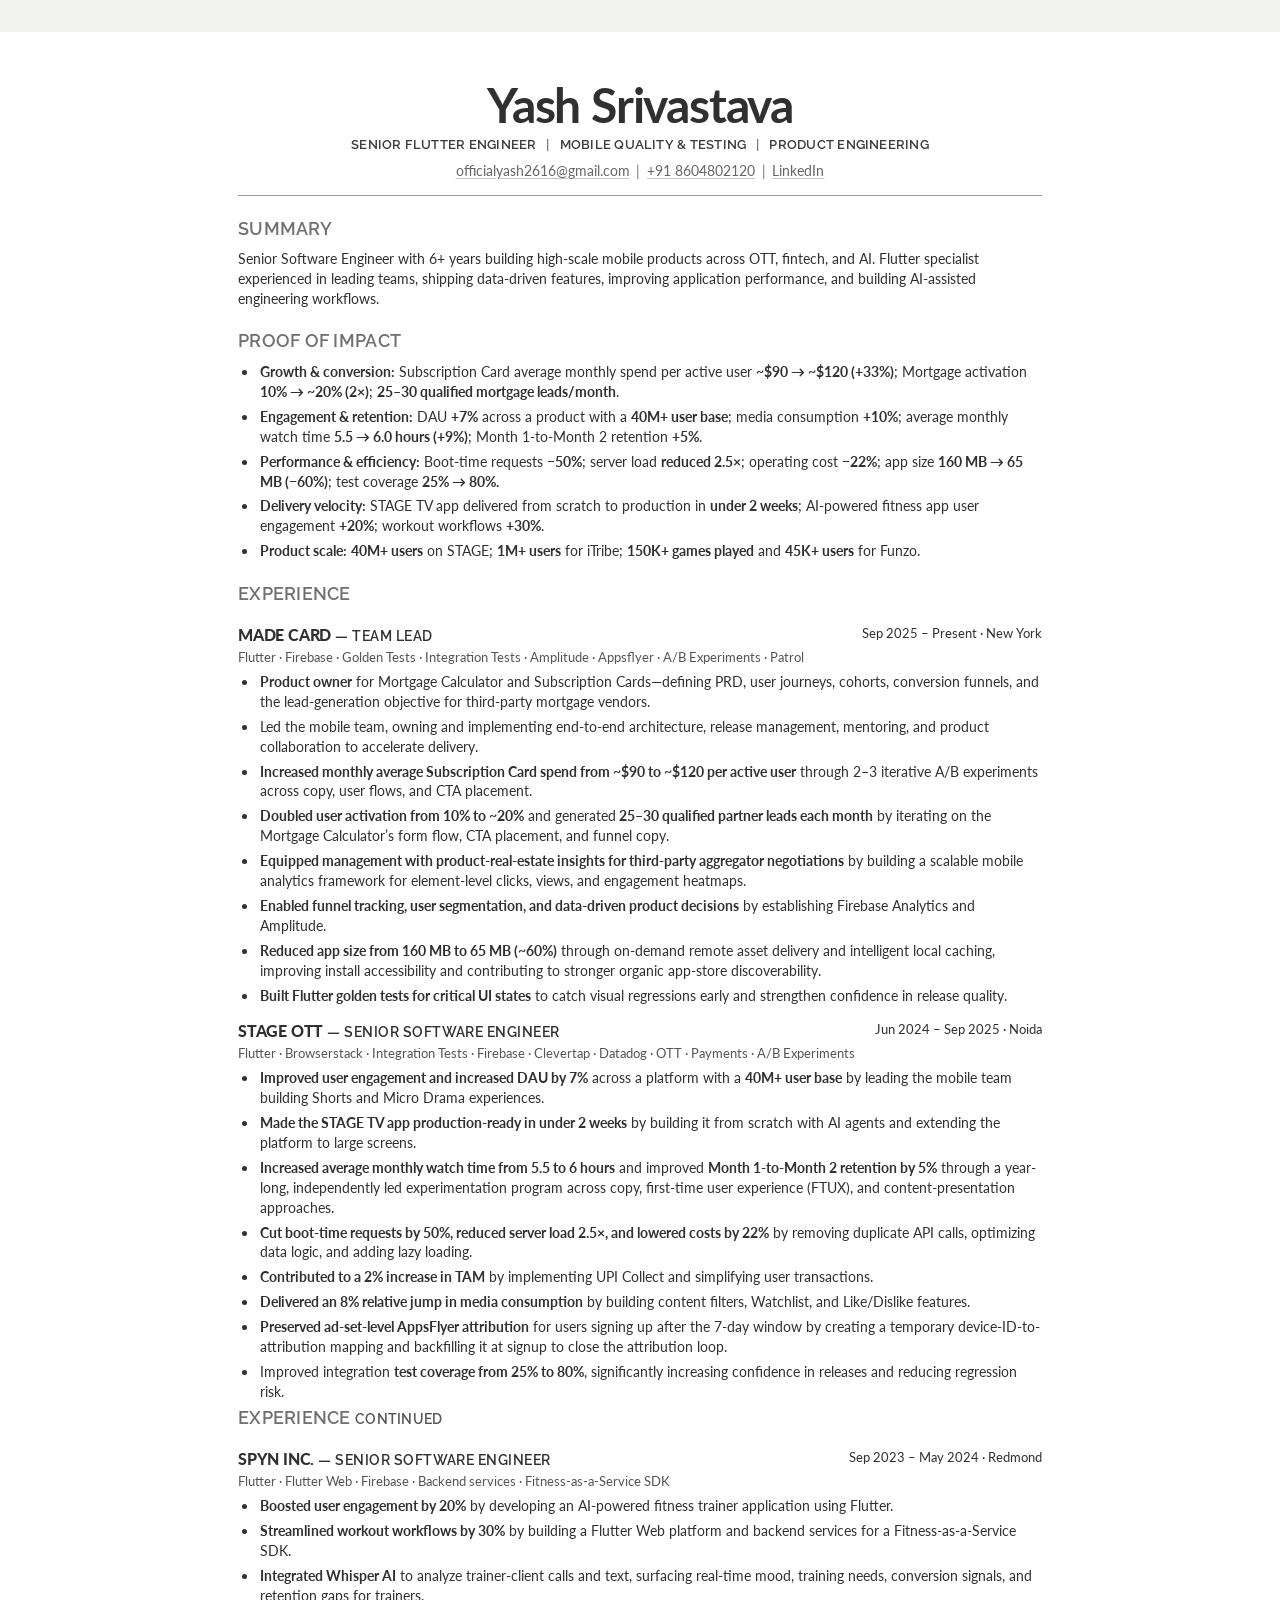
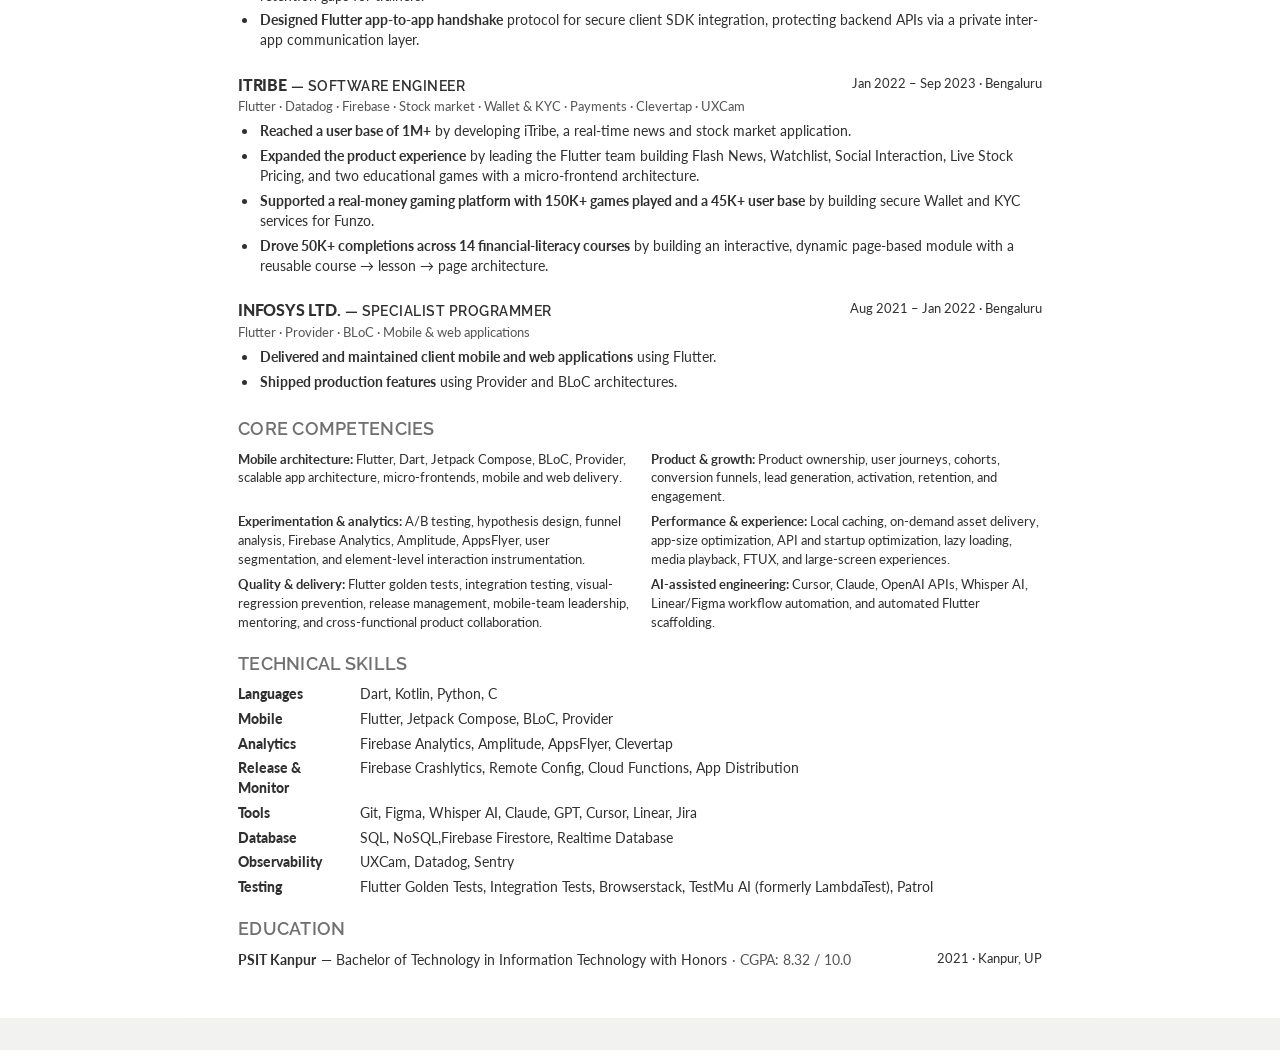
<file: custom-cv/flutter-test-index.html>
<!doctype html>
<html lang="en">
  <head>
    <meta charset="utf-8" />
    <meta name="viewport" content="width=device-width, initial-scale=1" />
    <meta name="description" content="Yash Srivastava — Senior Flutter Engineer | Mobile Quality & Testing" />
    <title>Yash Srivastava | Senior Flutter Engineer</title>
    <link rel="preconnect" href="https://fonts.googleapis.com" />
    <link rel="preconnect" href="https://fonts.gstatic.com" crossorigin />
    <link href="https://fonts.googleapis.com/css2?family=Lato:ital,wght@0,300;0,400;0,700;0,900&amp;family=Raleway:wght@500;600;700;800&amp;display=swap" rel="stylesheet" />
    <link rel="stylesheet" href="styles.css" />
  </head>
  <body>
    <main class="resume">
      <header class="masthead">
        <h1><strong>Yash Srivastava</strong></h1>
        <p class="headline">Senior Flutter Engineer <span>|</span> Mobile Quality &amp; Testing <span>|</span> Product Engineering</p>
        <address><a href="mailto:officialyash2616@gmail.com">officialyash2616@gmail.com</a><span>|</span><a href="tel:+918604802120">+91 8604802120</a><span>|</span><a href="https://www.linkedin.com/in/yash-srivastava-04802a15b/">LinkedIn</a></address>
      </header>

      <section>
        <h2>Summary</h2>
        <p>Senior Software Engineer with 6+ years building high-scale mobile products across OTT, fintech, and AI. Flutter specialist experienced in leading teams, shipping data-driven features, improving application performance, and building AI-assisted engineering workflows.</p>
      </section>

      <section>
        <h2>Proof of Impact</h2>
        <ul class="impact-list">
          <li><strong>Growth &amp; conversion:</strong> Subscription Card average monthly spend per active user <strong>~$90 → ~$120 (+33%)</strong>; Mortgage activation <strong>10% → ~20% (2×)</strong>; <strong>25–30 qualified mortgage leads/month</strong>.</li>
          <li><strong>Engagement &amp; retention:</strong> DAU <strong>+7%</strong> across a product with a <strong>40M+ user base</strong>; media consumption <strong>+10%</strong>; average monthly watch time <strong>5.5 → 6.0 hours (+9%)</strong>; Month 1-to-Month 2 retention <strong>+5%</strong>.</li>
          <li><strong>Performance &amp; efficiency:</strong> Boot-time requests <strong>−50%</strong>; server load <strong>reduced 2.5×</strong>; operating cost <strong>−22%</strong>; app size <strong>160 MB → 65 MB (−60%)</strong>; test coverage <strong>25% → 80%.</strong></li>
          <li><strong>Delivery velocity:</strong> STAGE TV app delivered from scratch to production in <strong>under 2 weeks</strong>; AI-powered fitness app user engagement <strong>+20%</strong>; workout workflows <strong>+30%</strong>.</li>
          <li><strong>Product scale:</strong> <strong>40M+ users</strong> on STAGE; <strong>1M+ users</strong> for iTribe; <strong>150K+ games played</strong> and <strong>45K+ users</strong> for Funzo.</li>
        </ul>
      </section>

      <section class="experience">
        <h2>Experience</h2>
        <article>
          <header class="role-header"><div><h3>Made Card <span>— Team Lead</span></h3><p class="stack">Flutter · Firebase · Golden Tests · Integration Tests · Amplitude · Appsflyer · A/B Experiments · Patrol</p></div><time>Sep 2025 – Present · New York</time></header>
          <ul>
            <li><strong>Product owner</strong> for Mortgage Calculator and Subscription Cards—defining PRD, user journeys, cohorts, conversion funnels, and the lead-generation objective for third-party mortgage vendors.</li>
            <li>Led the mobile team, owning and implementing end-to-end architecture, release management, mentoring, and product collaboration to accelerate delivery.</li>
            <li><strong>Increased monthly average Subscription Card spend from ~$90 to ~$120 per active user</strong> through 2–3 iterative A/B experiments across copy, user flows, and CTA placement.</li>
            <li><strong>Doubled user activation from 10% to ~20%</strong> and generated<strong> 25–30 qualified partner leads each month</strong> by iterating on the Mortgage Calculator’s form flow, CTA placement, and funnel copy.</li>
            <li><strong>Equipped management with product-real-estate insights for third-party aggregator negotiations</strong> by building a scalable mobile analytics framework for element-level clicks, views, and engagement heatmaps.</li>
            <li><strong>Enabled funnel tracking, user segmentation, and data-driven product decisions</strong> by establishing Firebase Analytics and Amplitude.</li>
            <li><strong>Reduced app size from 160 MB to 65 MB (~60%)</strong> through on-demand remote asset delivery and intelligent local caching, improving install accessibility and contributing to stronger organic app-store discoverability.</li>
            <li><strong>Built Flutter golden tests for critical UI states</strong> to catch visual regressions early and strengthen confidence in release quality.</li>
          </ul>
        </article>
        <article>
          <header class="role-header"><div><h3>Stage OTT <span>— Senior Software Engineer</span></h3><p class="stack">Flutter · Browserstack · Integration Tests · Firebase · Clevertap · Datadog · OTT · Payments · A/B Experiments</p></div><time>Jun 2024 – Sep 2025 · Noida</time></header>
          <ul>
            <li><strong>Improved user engagement and increased DAU by 7%</strong> across a platform with a <strong>40M+ user base</strong> by leading the mobile team building Shorts and Micro Drama experiences.</li>
            <li><strong>Made the STAGE TV app production-ready in under 2 weeks</strong> by building it from scratch with AI agents and extending the platform to large screens.</li>
            <li><strong>Increased average monthly watch time from 5.5 to 6 hours</strong> and improved <strong>Month 1-to-Month 2 retention by 5%</strong> through a year-long, independently led experimentation program across copy, first-time user experience (FTUX), and content-presentation approaches.</li>
            <li><strong>Cut boot-time requests by 50%, reduced server load 2.5×, and lowered costs by 22%</strong> by removing duplicate API calls, optimizing data logic, and adding lazy loading.</li>
            <li><strong>Contributed to a 2% increase in TAM</strong> by implementing UPI Collect and simplifying user transactions.</li>
            <li><strong>Delivered an 8% relative jump in media consumption</strong> by building content filters, Watchlist, and Like/Dislike features.</li>
            <li><strong>Preserved ad-set-level AppsFlyer attribution</strong> for users signing up after the 7-day window by creating a temporary device-ID-to-attribution mapping and backfilling it at signup to close the attribution loop.</li>
            <li>Improved integration <strong>test coverage from 25% to 80%</strong>, significantly increasing confidence in releases and reducing regression risk.</li>
          </ul>
        </article>

      </section>

      <section class="experience page-two">
        <h2>Experience <span>continued</span></h2>
        <article>
          <header class="role-header"><div><h3>Spyn Inc. <span>— Senior Software Engineer</span></h3><p class="stack">Flutter · Flutter Web · Firebase · Backend services · Fitness-as-a-Service SDK</p></div><time>Sep 2023 – May 2024 · Redmond</time></header>
          <ul>
            <li><strong>Boosted user engagement by 20%</strong> by developing an AI-powered fitness trainer application using Flutter.</li>
            <li><strong>Streamlined workout workflows by 30%</strong> by building a Flutter Web platform and backend services for a Fitness-as-a-Service SDK.</li>
            <li><strong>Integrated Whisper AI</strong> to analyze trainer-client calls and text, surfacing real-time mood, training needs, conversion signals, and retention gaps for trainers.</li>
            <li><strong>Designed Flutter app-to-app handshake</strong> protocol for secure client SDK integration, protecting backend APIs via a private inter-app communication layer.</li>
          </ul>
        </article>

        <article>
          <header class="role-header"><div><h3>iTribe <span>— Software Engineer</span></h3><p class="stack">Flutter · Datadog · Firebase · Stock market · Wallet &amp; KYC · Payments · Clevertap · UXCam</p></div><time>Jan 2022 – Sep 2023 · Bengaluru</time></header>
          <ul>
            <li><strong>Reached a user base of 1M+</strong> by developing iTribe, a real-time news and stock market application.</li>
            <li><strong>Expanded the product experience</strong> by leading the Flutter team building Flash News, Watchlist, Social Interaction, Live Stock Pricing, and two educational games with a micro-frontend architecture.</li>
            <li><strong>Supported a real-money gaming platform with 150K+ games played and a 45K+ user base</strong> by building secure Wallet and KYC services for Funzo.</li>
            <li><strong>Drove 50K+ completions across 14 financial-literacy courses</strong> by building an interactive, dynamic page-based module with a reusable course → lesson → page architecture.</li>
          </ul>
        </article>

        <article>
          <header class="role-header"><div><h3>Infosys Ltd. <span>— Specialist Programmer</span></h3><p class="stack">Flutter · Provider · BLoC · Mobile &amp; web applications</p></div><time>Aug 2021 – Jan 2022 · Bengaluru</time></header>
          <ul>
            <li><strong>Delivered and maintained client mobile and web applications</strong> using Flutter.</li>
            <li><strong>Shipped production features</strong> using Provider and BLoC architectures.</li>
          </ul>
        </article>
      </section>

      <section class="competencies">
        <h2>Core Competencies</h2>
        <div class="competency-grid">
          <p><strong>Mobile architecture:</strong> Flutter, Dart, Jetpack Compose, BLoC, Provider, scalable app architecture, micro-frontends, mobile and web delivery.</p>
          <p><strong>Product &amp; growth:</strong> Product ownership, user journeys, cohorts, conversion funnels, lead generation, activation, retention, and engagement.</p>
          <p><strong>Experimentation &amp; analytics:</strong> A/B testing, hypothesis design, funnel analysis, Firebase Analytics, Amplitude, AppsFlyer, user segmentation, and element-level interaction instrumentation.</p>
          <p><strong>Performance &amp; experience:</strong> Local caching, on-demand asset delivery, app-size optimization, API and startup optimization, lazy loading, media playback, FTUX, and large-screen experiences.</p>
          <p><strong>Quality &amp; delivery:</strong> Flutter golden tests, integration testing, visual-regression prevention, release management, mobile-team leadership, mentoring, and cross-functional product collaboration.</p>
          <p><strong>AI-assisted engineering:</strong> Cursor, Claude, OpenAI APIs, Whisper AI, Linear/Figma workflow automation, and automated Flutter scaffolding.</p>
        </div>
      </section>

      <section class="skills">
        <h2>Technical Skills</h2>
        <dl>
          <div><dt>Languages</dt><dd>Dart, Kotlin, Python, C</dd></div>
          <div><dt>Mobile</dt><dd>Flutter, Jetpack Compose, BLoC, Provider</dd></div>
          <div><dt>Analytics</dt><dd>Firebase Analytics, Amplitude, AppsFlyer, Clevertap</dd></div>
          <div><dt>Release & Monitor</dt><dd>Firebase Crashlytics, Remote Config, Cloud Functions, App Distribution</dd></div>
          <div><dt>Tools</dt><dd>Git, Figma, Whisper AI, Claude, GPT, Cursor, Linear, Jira</dd></div>
          <div><dt>Database</dt><dd>SQL, NoSQL,Firebase Firestore, Realtime Database</dd></div>
          <div><dt>Observability</dt><dd>UXCam, Datadog, Sentry</dd></div>
          <div><dt>Testing</dt><dd>Flutter Golden Tests, Integration Tests, Browserstack, TestMu AI (formerly LambdaTest), Patrol</dd></div>
        </dl>
      </section>

      <section class="education">
        <h2>Education</h2>
        <p><strong>PSIT Kanpur</strong> — Bachelor of Technology in Information Technology with Honors <span>· CGPA: 8.32 / 10.0</span> <time>2021 · Kanpur, UP</time></p>
      </section>
    </main>
  </body>
</html>
</file>
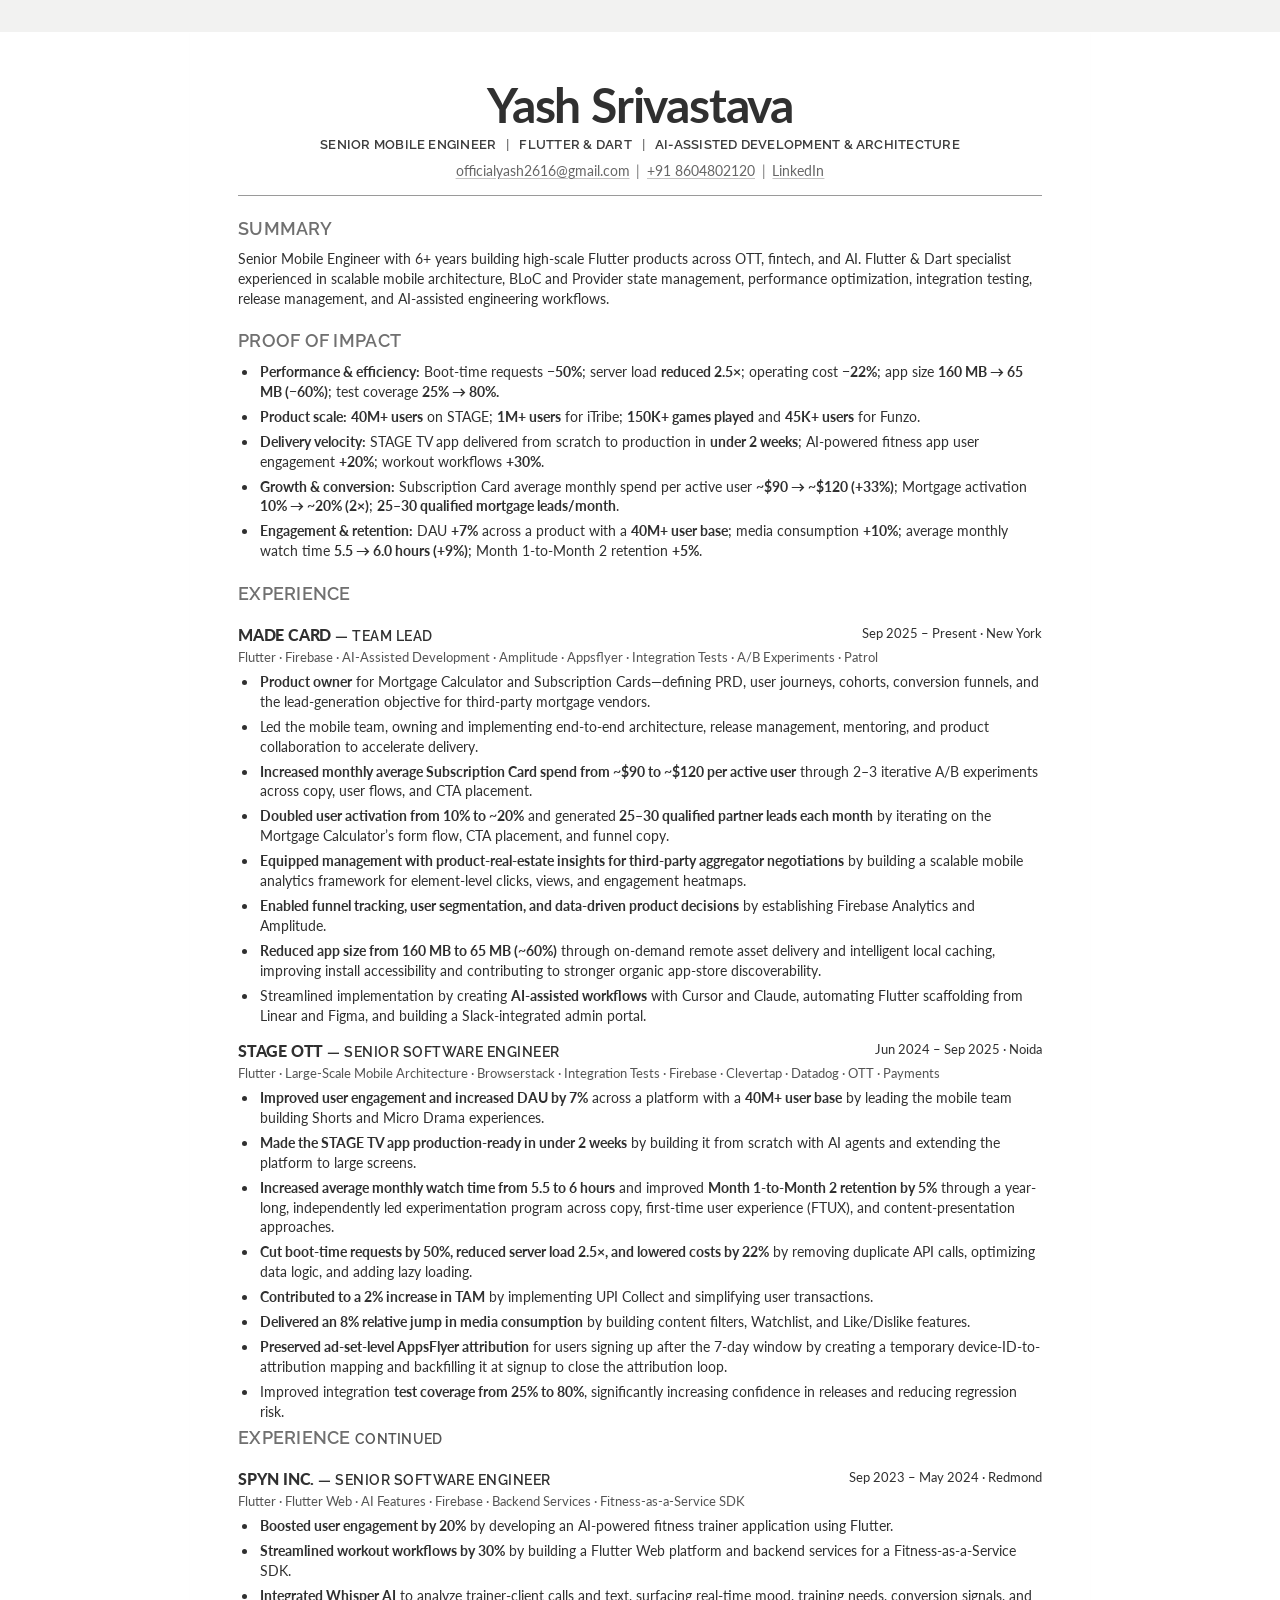
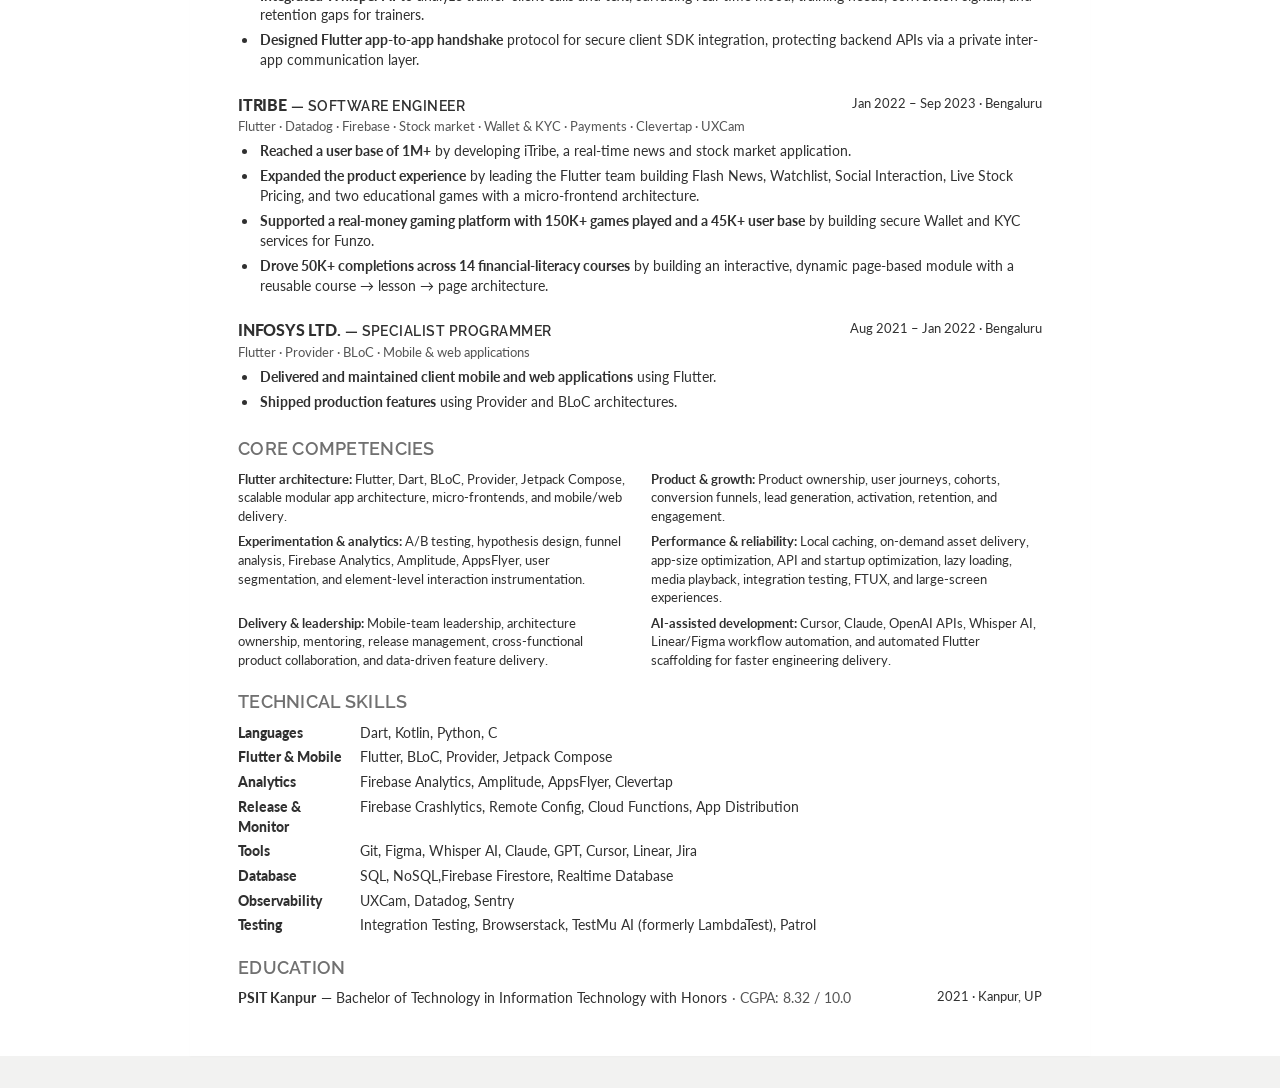
<file: custom-cv/high-level-index.html>
<!doctype html>
<html lang="en">
  <head>
    <meta charset="utf-8" />
    <meta name="viewport" content="width=device-width, initial-scale=1" />
    <meta name="description" content="Yash Srivastava — Senior Mobile Engineer | Flutter & Dart" />
    <title>Yash Srivastava | Senior Mobile Engineer</title>
    <link rel="preconnect" href="https://fonts.googleapis.com" />
    <link rel="preconnect" href="https://fonts.gstatic.com" crossorigin />
    <link href="https://fonts.googleapis.com/css2?family=Lato:ital,wght@0,300;0,400;0,700;0,900&amp;family=Raleway:wght@500;600;700;800&amp;display=swap" rel="stylesheet" />
    <link rel="stylesheet" href="styles.css" />
  </head>
  <body>
    <main class="resume">
      <header class="masthead">
        <h1><strong>Yash Srivastava</strong></h1>
        <p class="headline">Senior Mobile Engineer <span>|</span> Flutter &amp; Dart <span>|</span> AI-Assisted Development &amp; Architecture</p>
        <address><a href="mailto:officialyash2616@gmail.com">officialyash2616@gmail.com</a><span>|</span><a href="tel:+918604802120">+91 8604802120</a><span>|</span><a href="https://www.linkedin.com/in/yash-srivastava-04802a15b/">LinkedIn</a></address>
      </header>

      <section>
        <h2>Summary</h2>
        <p>Senior Mobile Engineer with 6+ years building high-scale Flutter products across OTT, fintech, and AI. Flutter &amp; Dart specialist experienced in scalable mobile architecture, BLoC and Provider state management, performance optimization, integration testing, release management, and AI-assisted engineering workflows.</p>
      </section>

      <section>
        <h2>Proof of Impact</h2>
        <ul class="impact-list">
          <li><strong>Performance &amp; efficiency:</strong> Boot-time requests <strong>−50%</strong>; server load <strong>reduced 2.5×</strong>; operating cost <strong>−22%</strong>; app size <strong>160 MB → 65 MB (−60%)</strong>; test coverage <strong>25% → 80%.</strong></li>
          <li><strong>Product scale:</strong> <strong>40M+ users</strong> on STAGE; <strong>1M+ users</strong> for iTribe; <strong>150K+ games played</strong> and <strong>45K+ users</strong> for Funzo.</li>
          <li><strong>Delivery velocity:</strong> STAGE TV app delivered from scratch to production in <strong>under 2 weeks</strong>; AI-powered fitness app user engagement <strong>+20%</strong>; workout workflows <strong>+30%</strong>.</li>
          <li><strong>Growth &amp; conversion:</strong> Subscription Card average monthly spend per active user <strong>~$90 → ~$120 (+33%)</strong>; Mortgage activation <strong>10% → ~20% (2×)</strong>; <strong>25–30 qualified mortgage leads/month</strong>.</li>
          <li><strong>Engagement &amp; retention:</strong> DAU <strong>+7%</strong> across a product with a <strong>40M+ user base</strong>; media consumption <strong>+10%</strong>; average monthly watch time <strong>5.5 → 6.0 hours (+9%)</strong>; Month 1-to-Month 2 retention <strong>+5%</strong>.</li>
        </ul>
      </section>

      <section class="experience">
        <h2>Experience</h2>
        <article>
          <header class="role-header"><div><h3>Made Card <span>— Team Lead</span></h3><p class="stack">Flutter · Firebase · AI-Assisted Development · Amplitude · Appsflyer · Integration Tests · A/B Experiments · Patrol</p></div><time>Sep 2025 – Present · New York</time></header>
          <ul>
            <li><strong>Product owner</strong> for Mortgage Calculator and Subscription Cards—defining PRD, user journeys, cohorts, conversion funnels, and the lead-generation objective for third-party mortgage vendors.</li>
            <li>Led the mobile team, owning and implementing end-to-end architecture, release management, mentoring, and product collaboration to accelerate delivery.</li>
            <li><strong>Increased monthly average Subscription Card spend from ~$90 to ~$120 per active user</strong> through 2–3 iterative A/B experiments across copy, user flows, and CTA placement.</li>
            <li><strong>Doubled user activation from 10% to ~20%</strong> and generated<strong> 25–30 qualified partner leads each month</strong> by iterating on the Mortgage Calculator’s form flow, CTA placement, and funnel copy.</li>
            <li><strong>Equipped management with product-real-estate insights for third-party aggregator negotiations</strong> by building a scalable mobile analytics framework for element-level clicks, views, and engagement heatmaps.</li>
            <li><strong>Enabled funnel tracking, user segmentation, and data-driven product decisions</strong> by establishing Firebase Analytics and Amplitude.</li>
            <li><strong>Reduced app size from 160 MB to 65 MB (~60%)</strong> through on-demand remote asset delivery and intelligent local caching, improving install accessibility and contributing to stronger organic app-store discoverability.</li>
            <li>Streamlined implementation by creating <strong>AI-assisted workflows</strong> with Cursor and Claude, automating Flutter scaffolding from Linear and Figma, and building a Slack-integrated admin portal.</li>
          </ul>
        </article>
        <article>
          <header class="role-header"><div><h3>Stage OTT <span>— Senior Software Engineer</span></h3><p class="stack">Flutter · Large-Scale Mobile Architecture · Browserstack · Integration Tests · Firebase · Clevertap · Datadog · OTT · Payments</p></div><time>Jun 2024 – Sep 2025 · Noida</time></header>
          <ul>
            <li><strong>Improved user engagement and increased DAU by 7%</strong> across a platform with a <strong>40M+ user base</strong> by leading the mobile team building Shorts and Micro Drama experiences.</li>
            <li><strong>Made the STAGE TV app production-ready in under 2 weeks</strong> by building it from scratch with AI agents and extending the platform to large screens.</li>
            <li><strong>Increased average monthly watch time from 5.5 to 6 hours</strong> and improved <strong>Month 1-to-Month 2 retention by 5%</strong> through a year-long, independently led experimentation program across copy, first-time user experience (FTUX), and content-presentation approaches.</li>
            <li><strong>Cut boot-time requests by 50%, reduced server load 2.5×, and lowered costs by 22%</strong> by removing duplicate API calls, optimizing data logic, and adding lazy loading.</li>
            <li><strong>Contributed to a 2% increase in TAM</strong> by implementing UPI Collect and simplifying user transactions.</li>
            <li><strong>Delivered an 8% relative jump in media consumption</strong> by building content filters, Watchlist, and Like/Dislike features.</li>
            <li><strong>Preserved ad-set-level AppsFlyer attribution</strong> for users signing up after the 7-day window by creating a temporary device-ID-to-attribution mapping and backfilling it at signup to close the attribution loop.</li>
            <li>Improved integration <strong>test coverage from 25% to 80%</strong>, significantly increasing confidence in releases and reducing regression risk.</li>
          </ul>
        </article>

      </section>

      <section class="experience page-two">
        <h2>Experience <span>continued</span></h2>
        <article>
          <header class="role-header"><div><h3>Spyn Inc. <span>— Senior Software Engineer</span></h3><p class="stack">Flutter · Flutter Web · AI Features · Firebase · Backend Services · Fitness-as-a-Service SDK</p></div><time>Sep 2023 – May 2024 · Redmond</time></header>
          <ul>
            <li><strong>Boosted user engagement by 20%</strong> by developing an AI-powered fitness trainer application using Flutter.</li>
            <li><strong>Streamlined workout workflows by 30%</strong> by building a Flutter Web platform and backend services for a Fitness-as-a-Service SDK.</li>
            <li><strong>Integrated Whisper AI</strong> to analyze trainer-client calls and text, surfacing real-time mood, training needs, conversion signals, and retention gaps for trainers.</li>
            <li><strong>Designed Flutter app-to-app handshake</strong> protocol for secure client SDK integration, protecting backend APIs via a private inter-app communication layer.</li>
          </ul>
        </article>

        <article>
          <header class="role-header"><div><h3>iTribe <span>— Software Engineer</span></h3><p class="stack">Flutter · Datadog · Firebase · Stock market · Wallet &amp; KYC · Payments · Clevertap · UXCam</p></div><time>Jan 2022 – Sep 2023 · Bengaluru</time></header>
          <ul>
            <li><strong>Reached a user base of 1M+</strong> by developing iTribe, a real-time news and stock market application.</li>
            <li><strong>Expanded the product experience</strong> by leading the Flutter team building Flash News, Watchlist, Social Interaction, Live Stock Pricing, and two educational games with a micro-frontend architecture.</li>
            <li><strong>Supported a real-money gaming platform with 150K+ games played and a 45K+ user base</strong> by building secure Wallet and KYC services for Funzo.</li>
            <li><strong>Drove 50K+ completions across 14 financial-literacy courses</strong> by building an interactive, dynamic page-based module with a reusable course → lesson → page architecture.</li>
          </ul>
        </article>

        <article>
          <header class="role-header"><div><h3>Infosys Ltd. <span>— Specialist Programmer</span></h3><p class="stack">Flutter · Provider · BLoC · Mobile &amp; web applications</p></div><time>Aug 2021 – Jan 2022 · Bengaluru</time></header>
          <ul>
            <li><strong>Delivered and maintained client mobile and web applications</strong> using Flutter.</li>
            <li><strong>Shipped production features</strong> using Provider and BLoC architectures.</li>
          </ul>
        </article>
      </section>

      <section class="competencies">
        <h2>Core Competencies</h2>
        <div class="competency-grid">
          <p><strong>Flutter architecture:</strong> Flutter, Dart, BLoC, Provider, Jetpack Compose, scalable modular app architecture, micro-frontends, and mobile/web delivery.</p>
          <p><strong>Product &amp; growth:</strong> Product ownership, user journeys, cohorts, conversion funnels, lead generation, activation, retention, and engagement.</p>
          <p><strong>Experimentation &amp; analytics:</strong> A/B testing, hypothesis design, funnel analysis, Firebase Analytics, Amplitude, AppsFlyer, user segmentation, and element-level interaction instrumentation.</p>
          <p><strong>Performance &amp; reliability:</strong> Local caching, on-demand asset delivery, app-size optimization, API and startup optimization, lazy loading, media playback, integration testing, FTUX, and large-screen experiences.</p>
          <p><strong>Delivery &amp; leadership:</strong> Mobile-team leadership, architecture ownership, mentoring, release management, cross-functional product collaboration, and data-driven feature delivery.</p>
          <p><strong>AI-assisted development:</strong> Cursor, Claude, OpenAI APIs, Whisper AI, Linear/Figma workflow automation, and automated Flutter scaffolding for faster engineering delivery.</p>
        </div>
      </section>

      <section class="skills">
        <h2>Technical Skills</h2>
        <dl>
          <div><dt>Languages</dt><dd>Dart, Kotlin, Python, C</dd></div>
          <div><dt>Flutter &amp; Mobile</dt><dd>Flutter, BLoC, Provider, Jetpack Compose</dd></div>
          <div><dt>Analytics</dt><dd>Firebase Analytics, Amplitude, AppsFlyer, Clevertap</dd></div>
          <div><dt>Release & Monitor</dt><dd>Firebase Crashlytics, Remote Config, Cloud Functions, App Distribution</dd></div>
          <div><dt>Tools</dt><dd>Git, Figma, Whisper AI, Claude, GPT, Cursor, Linear, Jira</dd></div>
          <div><dt>Database</dt><dd>SQL, NoSQL,Firebase Firestore, Realtime Database</dd></div>
          <div><dt>Observability</dt><dd>UXCam, Datadog, Sentry</dd></div>
          <div><dt>Testing</dt><dd>Integration Testing, Browserstack, TestMu AI (formerly LambdaTest), Patrol</dd></div>
        </dl>
      </section>

      <section class="education">
        <h2>Education</h2>
        <p><strong>PSIT Kanpur</strong> — Bachelor of Technology in Information Technology with Honors <span>· CGPA: 8.32 / 10.0</span> <time>2021 · Kanpur, UP</time></p>
      </section>
    </main>
  </body>
</html>
</file>
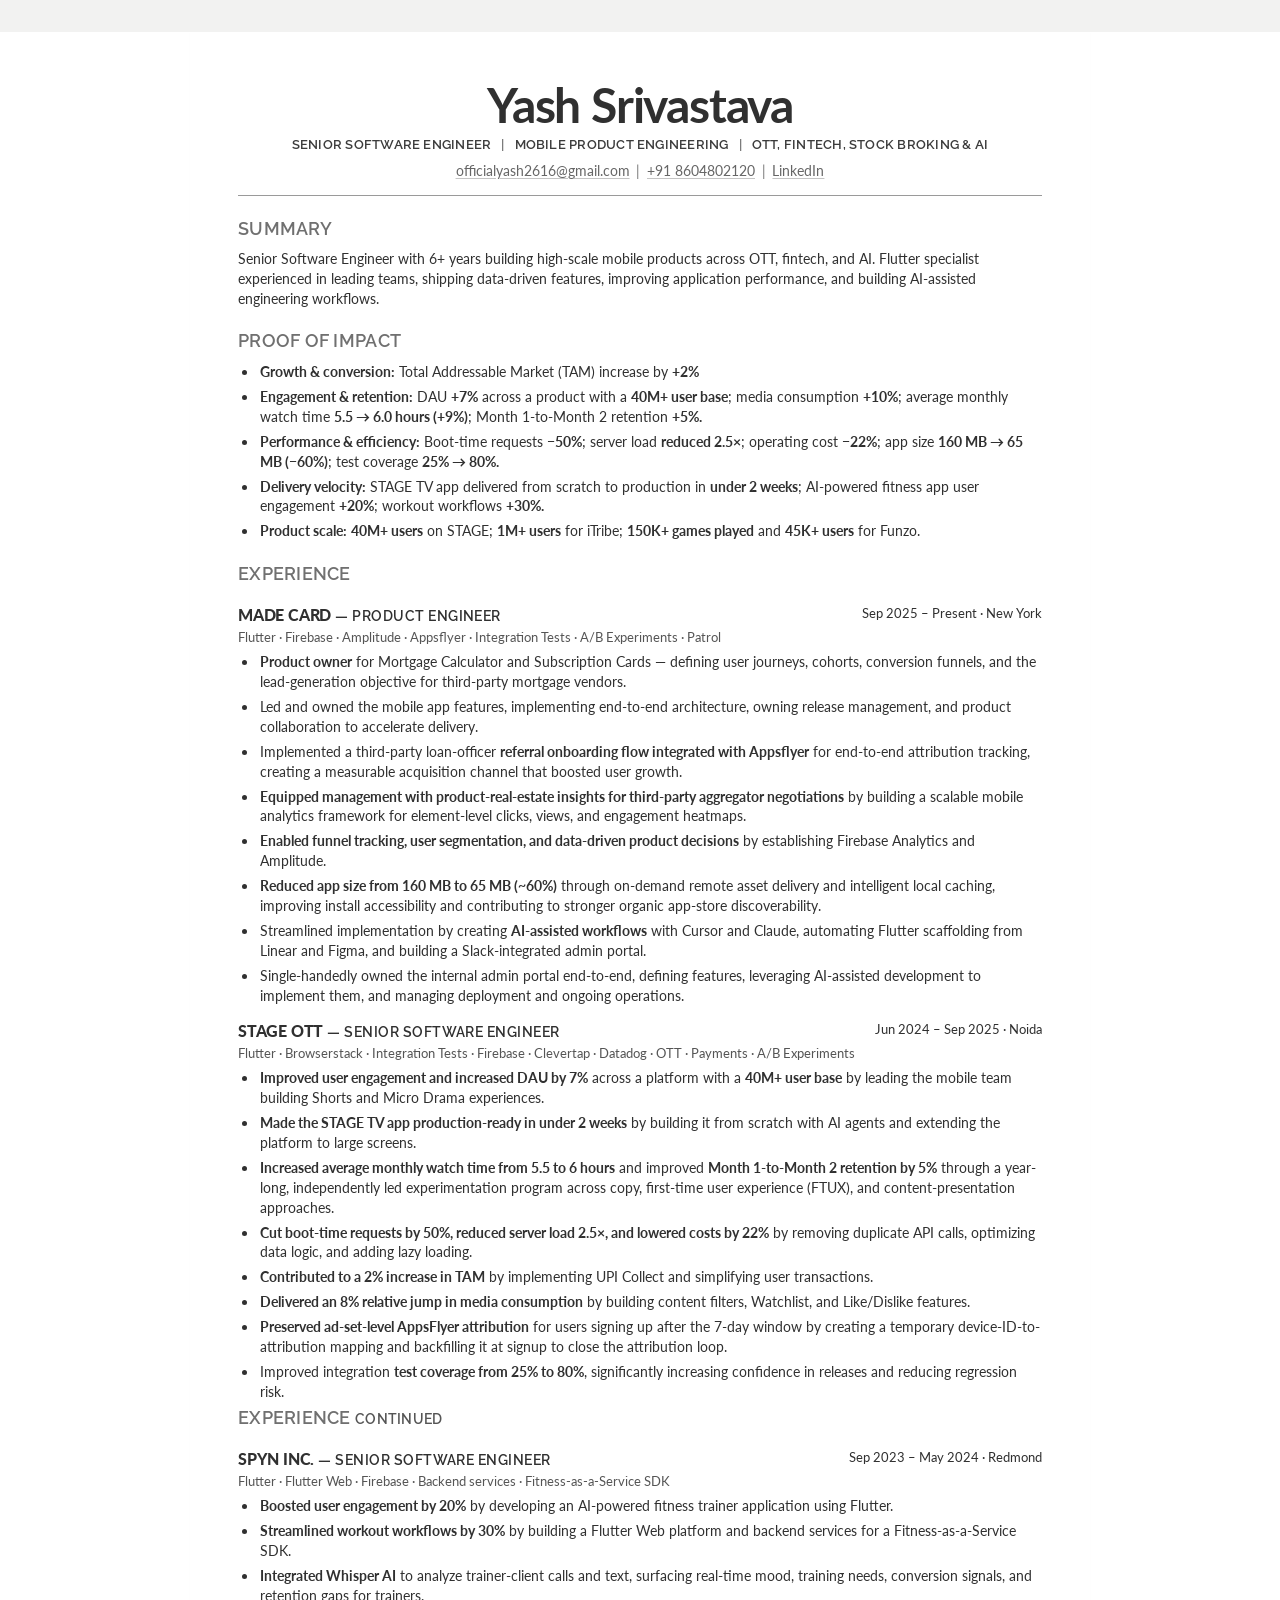
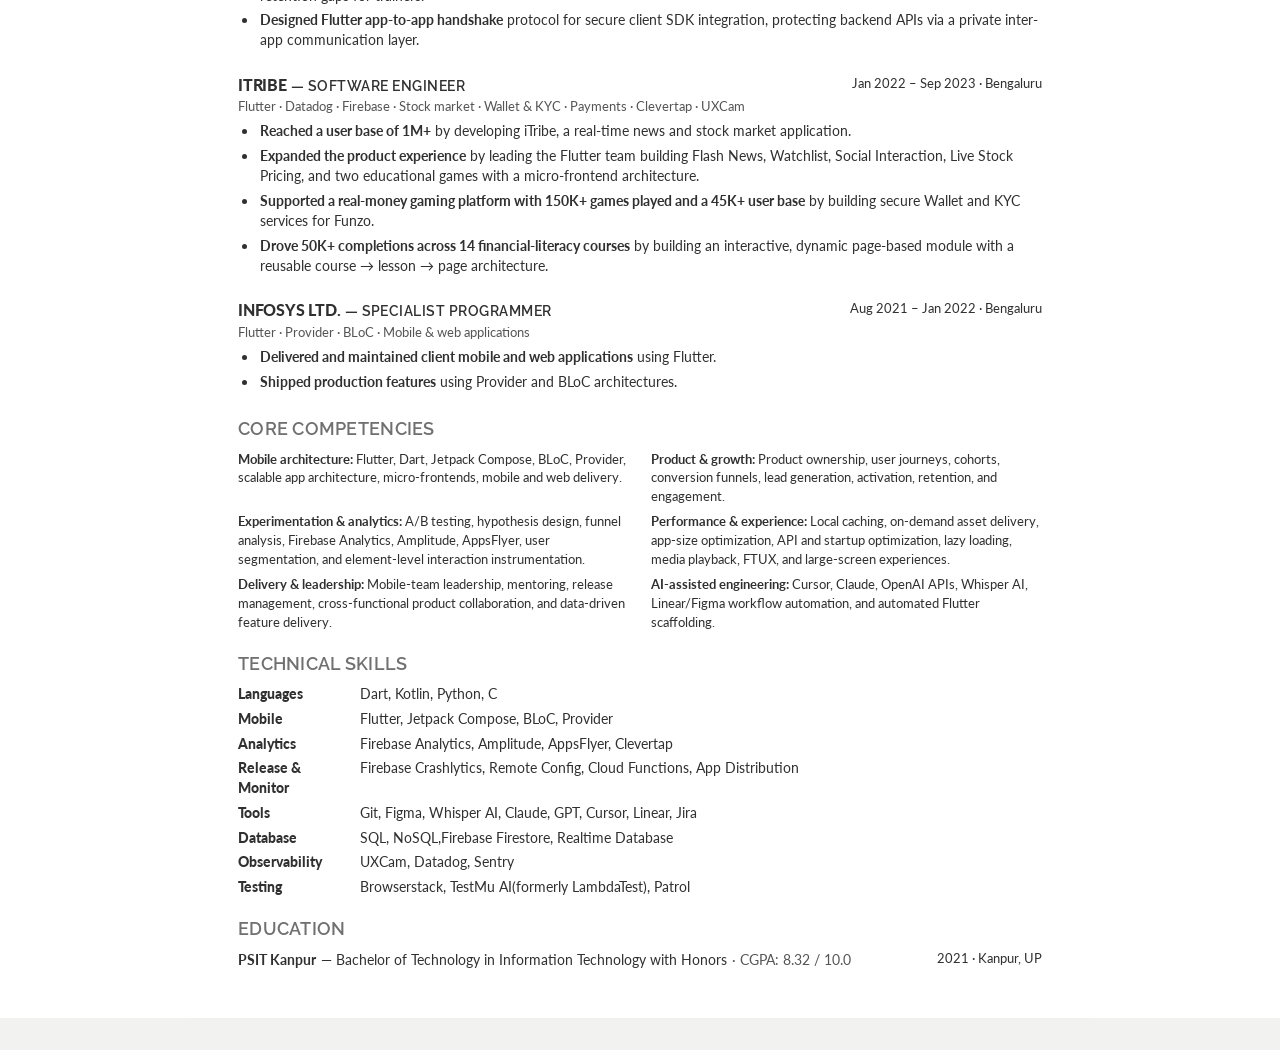
<file: custom-cv/mobile-product-engineer.html>
<!doctype html>
<html lang="en">

<head>
  <meta charset="utf-8" />
  <meta name="viewport" content="width=device-width, initial-scale=1" />
  <meta name="description" content="Yash Srivastava — Senior Software Engineer" />
  <title>Yash Srivastava | Senior Software Engineer</title>
  <link rel="preconnect" href="https://fonts.googleapis.com" />
  <link rel="preconnect" href="https://fonts.gstatic.com" crossorigin />
  <link
    href="https://fonts.googleapis.com/css2?family=Lato:ital,wght@0,300;0,400;0,700;0,900&amp;family=Raleway:wght@500;600;700;800&amp;display=swap"
    rel="stylesheet" />
  <link rel="stylesheet" href="../styles.css" />
</head>

<body>
  <main class="resume">
    <header class="masthead">
      <h1><strong>Yash Srivastava</strong></h1>
      <p class="headline">Senior Software Engineer <span>|</span> Mobile Product Engineering <span>|</span> OTT,
        Fintech, Stock Broking &amp; AI</p>
      <address><a href="mailto:officialyash2616@gmail.com">officialyash2616@gmail.com</a><span>|</span><a
          href="tel:+918604802120">+91 8604802120</a><span>|</span><a
          href="https://www.linkedin.com/in/yash-srivastava-04802a15b/">LinkedIn</a></address>
    </header>

    <section>
      <h2>Summary</h2>
      <p>Senior Software Engineer with 6+ years building high-scale mobile products across OTT, fintech, and AI. Flutter
        specialist experienced in leading teams, shipping data-driven features, improving application performance, and
        building AI-assisted engineering workflows.</p>
    </section>

    <section>
      <h2>Proof of Impact</h2>
      <ul class="impact-list">
        <li><strong>Growth &amp; conversion:</strong> Total Addressable Market (TAM) increase by <strong>+2%</strong>
        <li><strong>Engagement &amp; retention:</strong> DAU <strong>+7%</strong> across a product with a <strong>40M+
            user base</strong>; media consumption <strong>+10%</strong>; average monthly watch time <strong>5.5 &rarr;
            6.0 hours (+9%)</strong>; Month 1-to-Month 2 retention <strong>+5%.</strong></li>
        <li><strong>Performance &amp; efficiency:</strong> Boot-time requests <strong>&minus;50%</strong>; server load
          <strong>reduced 2.5&times;</strong>; operating cost <strong>&minus;22%</strong>; app size <strong>160 MB
            &rarr; 65 MB (&minus;60%)</strong>; test coverage <strong>25% &rarr; 80%.</strong>
        </li>
        <li><strong>Delivery velocity:</strong> STAGE TV app delivered from scratch to production in <strong>under 2
            weeks</strong>; AI-powered fitness app user engagement <strong>+20%</strong>; workout workflows
          <strong>+30%.</strong>
        </li>
        <li><strong>Product scale:</strong> <strong>40M+ users</strong> on STAGE; <strong>1M+ users</strong> for iTribe;
          <strong>150K+ games played</strong> and <strong>45K+ users</strong> for Funzo.
        </li>
      </ul>
    </section>

    <section class="experience">
      <h2>Experience</h2>
      <article>
        <header class="role-header">
          <div>
            <h3>Made Card <span>— Product Engineer</span></h3>
            <p class="stack">Flutter · Firebase · Amplitude · Appsflyer · Integration Tests · A/B Experiments · Patrol
            </p>
          </div><time>Sep 2025 – Present · New York</time>
        </header>
        <ul>
          <li><strong>Product owner</strong> for Mortgage Calculator and Subscription Cards — defining user journeys,
            cohorts, conversion funnels, and the lead-generation objective for third-party mortgage vendors.</li>
          <li>Led and owned the mobile app features, implementing end-to-end architecture, owning release management,
            and
            product collaboration to accelerate delivery.</li>
          <li>Implemented a third-party loan-officer <strong>referral onboarding flow integrated with Appsflyer</strong>
            for end-to-end
            attribution tracking, creating a measurable acquisition channel that boosted user growth.</li>
          <li><strong>Equipped management with product-real-estate insights for third-party aggregator
              negotiations</strong> by building a scalable mobile analytics framework for element-level clicks, views,
            and engagement heatmaps.</li>
          <li><strong>Enabled funnel tracking, user segmentation, and data-driven product decisions</strong> by
            establishing Firebase Analytics and Amplitude.</li>
          <li><strong>Reduced app size from 160 MB to 65 MB (~60%)</strong> through on-demand remote asset delivery and
            intelligent local caching, improving install accessibility and contributing to stronger organic app-store
            discoverability.</li>
          <li>Streamlined implementation by creating <strong>AI-assisted workflows</strong> with Cursor and Claude,
            automating Flutter scaffolding from Linear and Figma, and building a Slack-integrated admin portal.</li>
          <li>Single-handedly owned the internal admin portal end-to-end, defining features, leveraging AI-assisted
            development to implement them, and managing deployment and ongoing operations.</li>
        </ul>
      </article>
      <article>
        <header class="role-header">
          <div>
            <h3>Stage OTT <span>— Senior Software Engineer</span></h3>
            <p class="stack">Flutter · Browserstack · Integration Tests · Firebase · Clevertap · Datadog · OTT ·
              Payments · A/B Experiments</p>
          </div><time>Jun 2024 – Sep 2025 · Noida</time>
        </header>
        <ul>
          <li><strong>Improved user engagement and increased DAU by 7%</strong> across a platform with a <strong>40M+
              user base</strong> by leading the mobile team building Shorts and Micro Drama experiences.</li>
          <li><strong>Made the STAGE TV app production-ready in under 2 weeks</strong> by building it from scratch with
            AI agents and extending the platform to large screens.</li>
          <li><strong>Increased average monthly watch time from 5.5 to 6 hours</strong> and improved <strong>Month
              1-to-Month 2 retention by 5%</strong> through a year-long, independently led experimentation program
            across copy, first-time user experience (FTUX), and content-presentation approaches.</li>
          <li><strong>Cut boot-time requests by 50%, reduced server load 2.5×, and lowered costs by 22%</strong> by
            removing duplicate API calls, optimizing data logic, and adding lazy loading.</li>
          <li><strong>Contributed to a 2% increase in TAM</strong> by implementing UPI Collect and simplifying user
            transactions.</li>
          <li><strong>Delivered an 8% relative jump in media consumption</strong> by building content filters,
            Watchlist, and Like/Dislike features.</li>
          <li><strong>Preserved ad-set-level AppsFlyer attribution</strong> for users signing up after the 7-day window
            by creating a temporary device-ID-to-attribution mapping and backfilling it at signup to close the
            attribution loop.</li>
          <li>Improved integration <strong>test coverage from 25% to 80%</strong>, significantly increasing confidence
            in releases and reducing regression risk.</li>
        </ul>
      </article>
    </section>

    <section class="experience page-two">
      <h2>Experience <span>continued</span></h2>
      <article>
        <header class="role-header">
          <div>
            <h3>Spyn Inc. <span>— Senior Software Engineer</span></h3>
            <p class="stack">Flutter · Flutter Web · Firebase · Backend services · Fitness-as-a-Service SDK</p>
          </div><time>Sep 2023 – May 2024 · Redmond</time>
        </header>
        <ul>
          <li><strong>Boosted user engagement by 20%</strong> by developing an AI-powered fitness trainer application
            using Flutter.</li>
          <li><strong>Streamlined workout workflows by 30%</strong> by building a Flutter Web platform and backend
            services for a Fitness-as-a-Service SDK.</li>
          <li><strong>Integrated Whisper AI</strong> to analyze trainer-client calls and text, surfacing real-time mood,
            training needs, conversion signals, and retention gaps for trainers.</li>
          <li><strong>Designed Flutter app-to-app handshake</strong> protocol for secure client SDK integration,
            protecting backend APIs via a private inter-app communication layer.</li>
        </ul>
      </article>
      <article>
        <header class="role-header">
          <div>
            <h3>iTribe <span>— Software Engineer</span></h3>
            <p class="stack">Flutter · Datadog · Firebase · Stock market · Wallet &amp; KYC · Payments · Clevertap ·
              UXCam</p>
          </div><time>Jan 2022 – Sep 2023 · Bengaluru</time>
        </header>
        <ul>
          <li><strong>Reached a user base of 1M+</strong> by developing iTribe, a real-time news and stock market
            application.</li>
          <li><strong>Expanded the product experience</strong> by leading the Flutter team building Flash News,
            Watchlist, Social Interaction, Live Stock Pricing, and two educational games with a micro-frontend
            architecture.</li>
          <li><strong>Supported a real-money gaming platform with 150K+ games played and a 45K+ user base</strong> by
            building secure Wallet and KYC services for Funzo.</li>
          <li><strong>Drove 50K+ completions across 14 financial-literacy courses</strong> by building an interactive,
            dynamic page-based module with a reusable course &rarr; lesson &rarr; page architecture.</li>
        </ul>
      </article>
      <article>
        <header class="role-header">
          <div>
            <h3>Infosys Ltd. <span>— Specialist Programmer</span></h3>
            <p class="stack">Flutter · Provider · BLoC · Mobile &amp; web applications</p>
          </div><time>Aug 2021 – Jan 2022 · Bengaluru</time>
        </header>
        <ul>
          <li><strong>Delivered and maintained client mobile and web applications</strong> using Flutter.</li>
          <li><strong>Shipped production features</strong> using Provider and BLoC architectures.</li>
        </ul>
      </article>
    </section>

    <section class="competencies">
      <h2>Core Competencies</h2>
      <div class="competency-grid">
        <p><strong>Mobile architecture:</strong> Flutter, Dart, Jetpack Compose, BLoC, Provider, scalable app
          architecture, micro-frontends, mobile and web delivery.</p>
        <p><strong>Product &amp; growth:</strong> Product ownership, user journeys, cohorts, conversion funnels, lead
          generation, activation, retention, and engagement.</p>
        <p><strong>Experimentation &amp; analytics:</strong> A/B testing, hypothesis design, funnel analysis, Firebase
          Analytics, Amplitude, AppsFlyer, user segmentation, and element-level interaction instrumentation.</p>
        <p><strong>Performance &amp; experience:</strong> Local caching, on-demand asset delivery, app-size
          optimization, API and startup optimization, lazy loading, media playback, FTUX, and large-screen experiences.
        </p>
        <p><strong>Delivery &amp; leadership:</strong> Mobile-team leadership, mentoring, release management,
          cross-functional product collaboration, and data-driven feature delivery.</p>
        <p><strong>AI-assisted engineering:</strong> Cursor, Claude, OpenAI APIs, Whisper AI, Linear/Figma workflow
          automation, and automated Flutter scaffolding.</p>
      </div>
    </section>

    <section class="skills">
      <h2>Technical Skills</h2>
      <dl>
        <div>
          <dt>Languages</dt>
          <dd>Dart, Kotlin, Python, C</dd>
        </div>
        <div>
          <dt>Mobile</dt>
          <dd>Flutter, Jetpack Compose, BLoC, Provider</dd>
        </div>
        <div>
          <dt>Analytics</dt>
          <dd>Firebase Analytics, Amplitude, AppsFlyer, Clevertap</dd>
        </div>
        <div>
          <dt>Release &amp; Monitor</dt>
          <dd>Firebase Crashlytics, Remote Config, Cloud Functions, App Distribution</dd>
        </div>
        <div>
          <dt>Tools</dt>
          <dd>Git, Figma, Whisper AI, Claude, GPT, Cursor, Linear, Jira</dd>
        </div>
        <div>
          <dt>Database</dt>
          <dd>SQL, NoSQL,Firebase Firestore, Realtime Database</dd>
        </div>
        <div>
          <dt>Observability</dt>
          <dd>UXCam, Datadog, Sentry</dd>
        </div>
        <div>
          <dt>Testing</dt>
          <dd>Browserstack, TestMu AI(formerly LambdaTest), Patrol</dd>
        </div>
      </dl>
    </section>

    <section class="education">
      <h2>Education</h2>
      <p><strong>PSIT Kanpur</strong> — Bachelor of Technology in Information Technology with Honors <span>· CGPA: 8.32
          / 10.0</span> <time>2021 · Kanpur, UP</time></p>
    </section>
  </main>
</body>

</html>
</file>
<file: styles.css>
@page { size: A4; margin: 0; }

:root {
  --page: #ffffff;
  --ink: #303030;
  --muted: #555555;
  --section: #707070;
  --rule: #9a9a9a;
}

* { box-sizing: border-box; }
html { background: #f2f2f1; }
body {
  margin: 0;
  color: var(--ink);
  background: var(--page);
  font-family: Lato, -apple-system, BlinkMacSystemFont, "Segoe UI", sans-serif;
  font-size: 14px;
  line-height: 1.42;
  -webkit-font-smoothing: antialiased;
  text-rendering: optimizeLegibility;
}
.resume {
  width: min(100%, 900px);
  margin: 2rem auto;
  padding: 3rem;
  background: var(--page);
  box-shadow: 0 1px 2px rgb(0 0 0 / 2%);
}
h1, h2, h3, p { margin: 0; }
.masthead { padding-bottom: .9rem; border-bottom: 1px solid var(--rule); text-align: center; }
h1 { font-family: Lato, sans-serif; font-size: 48px; font-weight: 300; line-height: 1.05; letter-spacing: -.025em; }
.headline { margin-top: .35rem; color: #3c3c3c; font-family: Raleway, Lato, sans-serif; font-size: 13px; font-weight: 600; letter-spacing: .018em; text-transform: uppercase; }
.headline span, address span { margin: 0 .42rem; color: #777; }
address { margin-top: .4rem; color: #666; font-size: 14px; font-style: normal; }
a { color: inherit; text-decoration-color: #c4c4c4; text-underline-offset: 2px; }
section { margin-top: 1.35rem; }
h2 { margin-bottom: .62rem; color: var(--section); font-family: Raleway, Lato, sans-serif; font-size: 18px; font-weight: 600; letter-spacing: .015em; line-height: 1.2; text-transform: uppercase; }
h2 span { color: var(--muted); font-size: .78em; }
.impact-list, article ul { margin: 0; padding-left: 1.25rem; }
li { padding-left: .15rem; }
li + li { margin-top: .32rem; }
.competency-grid { display: grid; grid-template-columns: repeat(2, minmax(0, 1fr)); gap: .42rem 1.35rem; }
.competency-grid p { font-size: .94em; }
.experience article { padding: .68rem 0 .3rem; break-inside: avoid; page-break-inside: avoid; }
.experience:not(.page-two) article { break-inside: auto; page-break-inside: auto; }
.page-two article + article { margin-top: .55rem; }
.role-header { display: grid; grid-template-columns: minmax(0, 1fr) auto; column-gap: 1rem; margin-bottom: .38rem; }
.role-header > div { display: contents; }
h3 { grid-column: 1; grid-row: 1; font-family: Lato, sans-serif; font-size: 16px; font-weight: 900; line-height: 1.25; letter-spacing: -.012em; text-transform: uppercase; }
h3 span { font-family: Raleway, Lato, sans-serif; font-size: .88em; font-style: normal; font-weight: 600; letter-spacing: .035em; }
.stack { grid-column: 1 / -1; grid-row: 2; margin-top: .12rem; color: var(--muted); font-size: .91em; }
time { grid-column: 2; grid-row: 1; color: var(--ink); font-size: .9em; white-space: nowrap; }
.page-two { margin-top: 0; padding-top: 0; }
.skills dl { display: grid; gap: .3rem; margin: 0; }
.skills dl div { display: grid; grid-template-columns: 7rem 1fr; gap: .65rem; }
dt { color: var(--ink); font-weight: 900; }
dd { margin: 0; }
.education p { display: flex; flex-wrap: wrap; gap: .3rem; }
.education p span { color: var(--muted); }
.education time { margin-left: auto; }

@media print {
  html, body { width: 210mm; height: 297mm; background: var(--page); }
  body { font-size: 10pt; line-height: 1.27; -webkit-print-color-adjust: exact; print-color-adjust: exact; }
  .resume { width: 210mm; margin: 0; padding: 8mm 13.5mm 7mm; box-shadow: none; }
  .masthead { padding-bottom: 2.3mm; }
  h1 { font-size: 32pt; }
  .headline { margin-top: 1mm; font-size: 9.3pt; }
  address { margin-top: 1.1mm; font-size: 10pt; }
  section { margin-top: 3.4mm; }
  h2 { margin-bottom: 1.9mm; font-size: 12.7pt; }
  .impact-list, article ul { padding-left: 3.6mm; }
  li + li { margin-top: .45mm; }
  .competency-grid { gap: 1mm 5.5mm; }
  .competency-grid p { font-size: 9.6pt; }
  .experience article { padding: 1.3mm 0 .6mm; }
  .page-two article + article { margin-top: 1.8mm; }
  .role-header { column-gap: 4mm; margin-bottom: .8mm; }
  h3 { font-size: 11pt; }
  .stack { margin-top: .25mm; font-size: 9.1pt; }
  time { font-size: 9.1pt; }
  .skills dl { gap: .45mm; }
  .skills dl div { grid-template-columns: 26mm 1fr; gap: 2.8mm; }
  .page-two { padding-top: 10mm; }
  a { color: inherit; text-decoration: none; }
}

@media screen and (max-width: 620px) {
  .resume { margin: 0; padding: 2rem 1.25rem; }
  h1 { font-size: 40px; }
  .headline span, address span { margin: 0 .16rem; }
  .competency-grid { grid-template-columns: 1fr; }
  .role-header { grid-template-columns: 1fr; row-gap: .2rem; }
  .role-header time { grid-column: 1; grid-row: 3; }
  .role-header .stack { grid-column: 1; grid-row: 2; }
  .education time { width: 100%; }
}
</file>
<file: ats-test/styles.css>
@page { size: A4; margin: 8mm 13.5mm 7mm; }

:root {
  --ink: #303030;
  --muted: #555555;
  --section: #707070;
  --rule: #9a9a9a;
}

* { box-sizing: border-box; }
html { background: #f2f2f1; }
body {
  margin: 0;
  background: #fff;
  color: var(--ink);
  font-family: Lato, -apple-system, BlinkMacSystemFont, "Segoe UI", sans-serif;
  font-size: 11pt;
  line-height: 1.32;
}
.resume { max-width: 850px; margin: 24px auto; padding: 42px 54px; background: #fff; }
h1, h2, h3, p { margin: 0; }
a { color: inherit; text-decoration-color: #c4c4c4; text-underline-offset: 2px; }
.masthead { border-bottom: 1px solid var(--rule); padding-bottom: 9px; text-align: center; }
h1 { font-size: 48px; font-weight: 300; letter-spacing: -.025em; line-height: 1.05; }
h1 strong { font-weight: 700; }
.headline { color: #3c3c3c; font-family: Raleway, Lato, sans-serif; font-size: 10pt; font-weight: 600; letter-spacing: .018em; margin-top: 4px; text-transform: uppercase; }
.contact { color: #666; font-size: 10.5pt; margin-top: 4px; }
section { margin-top: 14px; }
h2 { color: var(--section); font-family: Raleway, Lato, sans-serif; font-size: 13pt; font-weight: 600; letter-spacing: .015em; margin-bottom: 6px; text-transform: uppercase; }
.continuation span { color: var(--muted); font-size: .78em; }
h3 { display: flex; align-items: baseline; font-size: 11.5pt; font-weight: 900; justify-content: space-between; letter-spacing: -.012em; margin-top: 11px; text-transform: uppercase; }
.role-title { min-width: 0; }
.company-name { font-weight: 900; }
.designation { font-weight: 700; }
strong { font-weight: 700; }
.role-meta, .stack { font-size: 10pt; margin-top: 1px; }
.inline-date { color: var(--ink); flex: none; font-size: .82em; font-weight: 400; letter-spacing: 0; text-transform: none; white-space: nowrap; }
.stack { color: var(--muted); }
ul { margin: 4px 0 0; padding-left: 19px; }
li + li { margin-top: 2px; }
li::marker { color: var(--ink); }
/* Long roles may continue on the next page; keeping a whole role together wastes a large page area. */
article { break-inside: auto; page-break-inside: auto; }
.page-two-start { break-before: page; page-break-before: always; }
.skills-list { columns: 1; }

@media print {
  html, body { background: #fff; }
  body { font-size: 9.8pt; line-height: 1.25; }
  .resume {
    width: auto;
    max-width: none;
    margin: 0;
    padding: 0;
  }
  .masthead { padding-bottom: 2.3mm; }
  h1 { font-size: 32pt; }
  .headline { font-size: 9.3pt; margin-top: 1mm; }
  .contact { font-size: 10pt; margin-top: 1.1mm; }
  section { margin-top: 3.4mm; }
  h2 { font-size: 12.7pt; margin-bottom: 1.9mm; }
  h3 { font-size: 11pt; margin-top: 0; }
  .inline-date { font-size: 9.1pt; }
  .role-meta, .stack { font-size: 9.1pt; }
  ul { margin-top: 1mm; padding-left: 4.5mm; }
  li + li { margin-top: .45mm; }
  article { padding: 1.3mm 0 .6mm; }
  a { color: inherit; text-decoration: none; }
}
</file>
<file: one-page-cv/styles.css>
:root {
  --page: #ffffff;
  --ink: #303030;
  --muted: #555555;
  --section: #707070;
  --rule: #9a9a9a;
  --content-width: 820px;
  --page-gutter: clamp(1.5rem, 5vw, 3rem);
}

* { box-sizing: border-box; }
html { background: #f2f2f1; }
body {
  margin: 0;
  color: var(--ink);
  background: var(--page);
  font-family: Lato, -apple-system, BlinkMacSystemFont, "Segoe UI", sans-serif;
  font-size: 14.6px;
  line-height: 1.45;
  -webkit-font-smoothing: antialiased;
  text-rendering: optimizeLegibility;
}

.resume {
  width: min(100%, calc(var(--content-width) + (var(--page-gutter) * 2)));
  margin: 2.5rem auto;
  padding: 2.75rem var(--page-gutter) 2.75rem;
  background: var(--page);
}
.intro { padding-bottom: 1.3rem; border-bottom: 1px solid var(--rule); text-align: center; }
h1, h2, h3, p { margin: 0; }
h1, h2 { font-family: Raleway, Lato, sans-serif; }
h1 { font-family: Lato, sans-serif; font-size: clamp(42px, 5.4vw, 54px); font-weight: 300; line-height: 1.05; letter-spacing: -.025em; }
.contact { display: flex; flex-wrap: wrap; justify-content: center; gap: .2rem .5rem; margin-top: .42rem; color: #666666; font-size: 14.6px; font-style: normal; }
a { color: inherit; text-decoration-color: #c4c4c4; text-underline-offset: 2px; }
a:hover, a:focus-visible { color: var(--ink); text-decoration-color: currentColor; }
a:focus-visible { outline: 2px solid var(--ink); outline-offset: 3px; }

section { padding-top: 1.5rem; }
h2 { margin-bottom: .62rem; color: var(--section); font-size: 18.9px; font-weight: 600; line-height: 1.2; letter-spacing: .015em; text-transform: uppercase; }
.summary { padding-top: 1.3rem; }
.summary p { max-width: 104ch; color: #3c3c3c; font-size: 14.6px; line-height: 1.5; }
.experience { padding-top: 1.55rem; }
.role { padding: .62rem 0 .72rem; }
.role + .role { padding-top: .82rem; }
.role-heading { display: flex; align-items: baseline; justify-content: space-between; gap: 1.25rem; }
.role-title { display: flex; flex-wrap: wrap; align-items: baseline; gap: .42rem; min-width: 0; }
.education-row { display: flex; align-items: baseline; justify-content: space-between; gap: 1.5rem; }
h3 { font-family: Lato, sans-serif; font-size: 16.2px; font-weight: 900; line-height: 1.25; letter-spacing: -.012em; }
.role-separator { color: #747474; font-weight: 400; }
.job-title { margin: 0; font-family: Raleway, Lato, sans-serif; font-size: 13.1px; font-weight: 600; letter-spacing: .035em; text-transform: uppercase; }
.education-detail { color: var(--muted); font-weight: 400; }
.dates { flex: 0 0 auto; font-size: 14.6px; white-space: nowrap; text-align: right; }
ul { margin: .55rem 0 0 .3rem; padding: 0; list-style: none; }
li { position: relative; padding-left: 1.4rem; }
li + li { margin-top: .28rem; }
li::before { position: absolute; left: .15rem; content: "•"; }
strong { font-weight: 700; }
.skills { padding-top: 1.42rem; }
dl { display: grid; gap: .34rem; margin: 0; }
dl div { display: grid; grid-template-columns: 5.8rem 1fr; gap: .75rem; }
dt { color: var(--ink); font-weight: 900; }
dd { margin: 0; color: #2b2b2b; }
.education { padding-top: 1.42rem; }
.education-row > p { min-width: 0; }

@media (min-width: 900px) {
  body { background: #f2f2f1; }
  .resume { box-shadow: 0 1px 2px rgb(0 0 0 / 2%); }
}
@media (max-width: 520px) {
  .resume { margin: 0; padding-top: 2.25rem; padding-bottom: 2.25rem; }
  .role-heading, .education-row { align-items: flex-start; flex-direction: column; gap: .18rem; }
  .dates { text-align: left; }
  .education-detail { display: block; margin-top: .12rem; }
  dl div { grid-template-columns: 1fr; gap: .08rem; }
}
</file>
<file: one-page-cv/print.css>
/* Chrome print layout: A4 with a compact, predictable single-page rhythm. */
@page { size: A4; margin: 0; }

html, body { width: 250mm; height: 297mm; background: var(--page); }
body {
  font-size: 11.9pt;
  line-height: 1.28;
  -webkit-print-color-adjust: exact;
  print-color-adjust: exact;
}
.resume {
  width: 250mm;
  min-height: 297mm;
  margin: 0;
  padding: 7.5mm 12mm 5mm;
  box-shadow: none;
}
h1 { font-size: 42pt; }
.contact, .dates { font-size: 11.9pt; }
.intro { padding-bottom: 3.5mm; }
section { padding-top: 3.5mm; }
h2 { margin-bottom: 1.7mm; font-size: 13.8pt; }
.summary { padding-top: 3.5mm; }
.summary p { font-size: 11.9pt; line-height: 1.28; }
.experience { padding-top: 3.6mm; }
.role { padding: 1.15mm 0 1.25mm; break-inside: avoid; page-break-inside: avoid; }
.role + .role { padding-top: 1.45mm; }
h3 { font-size: 12.1pt; }
.job-title { font-size: 11.1pt; }
ul { margin: .85mm 0 0 1.5mm; }
li { padding-left: 5.5mm; }
li + li { margin-top: .48mm; }
li::before { left: .45mm; }
.skills, .education { padding-top: 2.65mm; }
dl { gap: .35mm; }
dl div { grid-template-columns: 21mm 1fr; gap: 2.2mm; }
a { color: inherit; text-decoration: none; }
</file>
<file: parsable-tide-cv/styles.css>
@page { size: A4; margin: 8mm 13.5mm 7mm; }

:root { --ink: #303030; --muted: #555555; --section: #707070; --rule: #9a9a9a; }
* { box-sizing: border-box; }
html { background: #f2f2f1; }
body { margin: 0; background: #fff; color: var(--ink); font-family: Lato, -apple-system, BlinkMacSystemFont, "Segoe UI", sans-serif; font-size: 11pt; line-height: 1.32; }
.resume { max-width: 850px; margin: 24px auto; padding: 42px 54px; background: #fff; }
h1, h2, h3, p { margin: 0; }
a { color: inherit; text-decoration-color: #c4c4c4; text-underline-offset: 2px; }
.masthead { border-bottom: 1px solid var(--rule); padding-bottom: 9px; text-align: center; }
h1 { font-size: 48px; font-weight: 300; letter-spacing: -.025em; line-height: 1.05; }
h1 strong { font-weight: 700; }
.headline { color: #3c3c3c; font-family: Raleway, Lato, sans-serif; font-size: 10pt; font-weight: 600; letter-spacing: .018em; margin-top: 4px; text-transform: uppercase; }
.contact { color: #666; font-size: 10.5pt; margin-top: 4px; }
section { margin-top: 14px; }
h2 { color: var(--section); font-family: Raleway, Lato, sans-serif; font-size: 13pt; font-weight: 600; letter-spacing: .015em; margin-bottom: 6px; text-transform: uppercase; }
.continuation span { color: var(--muted); font-size: .78em; }
h3 { display: flex; align-items: baseline; font-size: 11.5pt; font-weight: 900; justify-content: space-between; letter-spacing: -.012em; margin-top: 11px; text-transform: uppercase; }
.role-title { min-width: 0; }
.company-name { font-weight: 900; }
.designation { font-weight: 700; }
strong { font-weight: 700; }
.stack { color: var(--muted); font-size: 10pt; margin-top: 1px; }
.inline-date { color: var(--ink); flex: none; font-size: .82em; font-weight: 400; letter-spacing: 0; text-transform: none; white-space: nowrap; }
ul { margin: 4px 0 0; padding-left: 19px; }
li + li { margin-top: 2px; }
li::marker { color: var(--ink); }
article { break-inside: auto; page-break-inside: auto; }
.page-two-start { break-before: auto; page-break-before: auto; }
.skills-list { columns: 1; }

@media print {
  html, body { background: #fff; }
  body { font-size: 9.4pt; line-height: 1.22; }
  .resume { width: auto; max-width: none; margin: 0; padding: 0; }
  .masthead { padding-bottom: 2.3mm; }
  h1 { font-size: 32pt; }
  .headline { font-size: 9.3pt; margin-top: 1mm; }
  .contact { font-size: 10pt; margin-top: 1.1mm; }
  section { margin-top: 3.4mm; }
  h2 { font-size: 12.7pt; margin-bottom: 1.9mm; }
  h3 { font-size: 11pt; margin-top: 0; }
  .inline-date, .stack { font-size: 9.1pt; }
  ul { margin-top: 1mm; padding-left: 4.5mm; }
  li + li { margin-top: .45mm; }
  article { padding: 1.3mm 0 .6mm; }
  a { color: inherit; text-decoration: none; }
}
</file>
<file: product-mnc-cv/styles.css>
@page { size: A4; margin: 0; }

:root {
  --page: #ffffff;
  --ink: #303030;
  --muted: #555555;
  --section: #707070;
  --rule: #9a9a9a;
}

* { box-sizing: border-box; }
html { background: #f2f2f1; }
body {
  margin: 0;
  color: var(--ink);
  background: var(--page);
  font-family: Lato, -apple-system, BlinkMacSystemFont, "Segoe UI", sans-serif;
  font-size: 14px;
  line-height: 1.42;
  -webkit-font-smoothing: antialiased;
  text-rendering: optimizeLegibility;
}
.resume {
  width: min(100%, 900px);
  margin: 2rem auto;
  padding: 3rem;
  background: var(--page);
  box-shadow: 0 1px 2px rgb(0 0 0 / 2%);
}
h1, h2, h3, p { margin: 0; }
.masthead { padding-bottom: .9rem; border-bottom: 1px solid var(--rule); text-align: center; }
h1 { font-family: Lato, sans-serif; font-size: 48px; font-weight: 300; line-height: 1.05; letter-spacing: -.025em; }
.headline { margin-top: .35rem; color: #3c3c3c; font-family: Raleway, Lato, sans-serif; font-size: 13px; font-weight: 600; letter-spacing: .018em; text-transform: uppercase; }
.headline span, address span { margin: 0 .42rem; color: #777; }
address { margin-top: .4rem; color: #666; font-size: 14px; font-style: normal; }
a { color: inherit; text-decoration-color: #c4c4c4; text-underline-offset: 2px; }
section { margin-top: 1.35rem; }
h2 { margin-bottom: .62rem; color: var(--section); font-family: Raleway, Lato, sans-serif; font-size: 18px; font-weight: 600; letter-spacing: .015em; line-height: 1.2; text-transform: uppercase; }
h2 span { color: var(--muted); font-size: .78em; }
.impact-list, article ul { margin: 0; padding-left: 1.25rem; }
li { padding-left: .15rem; }
li + li { margin-top: .32rem; }
.competency-grid { display: grid; grid-template-columns: repeat(2, minmax(0, 1fr)); gap: .42rem 1.35rem; }
.competency-grid p { font-size: .94em; }
.experience article { padding: .68rem 0 .3rem; break-inside: avoid; page-break-inside: avoid; }
.experience:not(.page-two) article { break-inside: auto; page-break-inside: auto; }
.page-two article + article { margin-top: .55rem; }
.role-header { display: grid; grid-template-columns: minmax(0, 1fr) auto; column-gap: 1rem; margin-bottom: .38rem; }
.role-header > div { display: contents; }
h3 { grid-column: 1; grid-row: 1; font-family: Lato, sans-serif; font-size: 16px; font-weight: 900; line-height: 1.25; letter-spacing: -.012em; text-transform: uppercase; }
h3 span { font-family: Raleway, Lato, sans-serif; font-size: .88em; font-style: normal; font-weight: 600; letter-spacing: .035em; }
.stack { grid-column: 1 / -1; grid-row: 2; margin-top: .12rem; color: var(--muted); font-size: .91em; }
time { grid-column: 2; grid-row: 1; color: var(--ink); font-size: .9em; white-space: nowrap; }
.page-two { margin-top: 0; padding-top: 0; }
.skills dl { display: grid; gap: .3rem; margin: 0; }
.skills dl div { display: grid; grid-template-columns: 7rem 1fr; gap: .65rem; }
dt { color: var(--ink); font-weight: 900; }
dd { margin: 0; }
.education p { display: flex; flex-wrap: wrap; gap: .3rem; }
.education p span { color: var(--muted); }
.education time { margin-left: auto; }

@media print {
  html, body { width: 210mm; height: 297mm; background: var(--page); }
  body { font-size: 10pt; line-height: 1.27; -webkit-print-color-adjust: exact; print-color-adjust: exact; }
  .resume { width: 210mm; margin: 0; padding: 8mm 13.5mm 7mm; box-shadow: none; }
  .masthead { padding-bottom: 2.3mm; }
  h1 { font-size: 32pt; }
  .headline { margin-top: 1mm; font-size: 9.3pt; }
  address { margin-top: 1.1mm; font-size: 10pt; }
  section { margin-top: 3.4mm; }
  h2 { margin-bottom: 1.9mm; font-size: 12.7pt; }
  .impact-list, article ul { padding-left: 3.6mm; }
  li + li { margin-top: .45mm; }
  .competency-grid { gap: 1mm 5.5mm; }
  .competency-grid p { font-size: 9.6pt; }
  .experience article { padding: 1.3mm 0 .6mm; }
  .page-two article + article { margin-top: 1.8mm; }
  .role-header { column-gap: 4mm; margin-bottom: .8mm; }
  h3 { font-size: 11pt; }
  .stack { margin-top: .25mm; font-size: 9.1pt; }
  time { font-size: 9.1pt; }
  .skills dl { gap: .45mm; }
  .skills dl div { grid-template-columns: 26mm 1fr; gap: 2.8mm; }
  .page-two { padding-top: 10mm; }
  a { color: inherit; text-decoration: none; }
}

@media screen and (max-width: 620px) {
  .resume { margin: 0; padding: 2rem 1.25rem; }
  h1 { font-size: 40px; }
  .headline span, address span { margin: 0 .16rem; }
  .competency-grid { grid-template-columns: 1fr; }
  .role-header { grid-template-columns: 1fr; row-gap: .2rem; }
  .role-header time { grid-column: 1; grid-row: 3; }
  .role-header .stack { grid-column: 1; grid-row: 2; }
  .education time { width: 100%; }
}
</file>
<file: service-mnc-cv/styles.css>
@page { size: A4; margin: 0; }

:root {
  --page: #ffffff;
  --ink: #303030;
  --muted: #555555;
  --section: #707070;
  --rule: #9a9a9a;
}

* { box-sizing: border-box; }
html { background: #f2f2f1; }
body {
  margin: 0;
  color: var(--ink);
  background: var(--page);
  font-family: Lato, -apple-system, BlinkMacSystemFont, "Segoe UI", sans-serif;
  font-size: 14px;
  line-height: 1.42;
  -webkit-font-smoothing: antialiased;
  text-rendering: optimizeLegibility;
}
.resume {
  width: min(100%, 900px);
  margin: 2rem auto;
  padding: 3rem;
  background: var(--page);
  box-shadow: 0 1px 2px rgb(0 0 0 / 2%);
}
h1, h2, h3, p { margin: 0; }
.masthead { padding-bottom: .9rem; border-bottom: 1px solid var(--rule); text-align: center; }
h1 { font-family: Lato, sans-serif; font-size: 48px; font-weight: 300; line-height: 1.05; letter-spacing: -.025em; }
.headline { margin-top: .35rem; color: #3c3c3c; font-family: Raleway, Lato, sans-serif; font-size: 13px; font-weight: 600; letter-spacing: .018em; text-transform: uppercase; }
.headline span, address span { margin: 0 .42rem; color: #777; }
address { margin-top: .4rem; color: #666; font-size: 14px; font-style: normal; }
a { color: inherit; text-decoration-color: #c4c4c4; text-underline-offset: 2px; }
section { margin-top: 1.35rem; }
h2 { margin-bottom: .62rem; color: var(--section); font-family: Raleway, Lato, sans-serif; font-size: 18px; font-weight: 600; letter-spacing: .015em; line-height: 1.2; text-transform: uppercase; }
h2 span { color: var(--muted); font-size: .78em; }
.impact-list, article ul { margin: 0; padding-left: 1.25rem; }
li { padding-left: .15rem; }
li + li { margin-top: .32rem; }
.competency-grid { display: grid; grid-template-columns: repeat(2, minmax(0, 1fr)); gap: .42rem 1.35rem; }
.competency-grid p { font-size: .94em; }
.experience article { padding: .68rem 0 .3rem; break-inside: avoid; page-break-inside: avoid; }
.experience:not(.page-two) article { break-inside: auto; page-break-inside: auto; }
.page-two article + article { margin-top: .55rem; }
.role-header { display: grid; grid-template-columns: minmax(0, 1fr) auto; column-gap: 1rem; margin-bottom: .38rem; }
.role-header > div { display: contents; }
h3 { grid-column: 1; grid-row: 1; font-family: Lato, sans-serif; font-size: 16px; font-weight: 900; line-height: 1.25; letter-spacing: -.012em; text-transform: uppercase; }
h3 span { font-family: Raleway, Lato, sans-serif; font-size: .88em; font-style: normal; font-weight: 600; letter-spacing: .035em; }
.stack { grid-column: 1 / -1; grid-row: 2; margin-top: .12rem; color: var(--muted); font-size: .91em; }
time { grid-column: 2; grid-row: 1; color: var(--ink); font-size: .9em; white-space: nowrap; }
.page-two { margin-top: 0; padding-top: 0; }
.skills dl { display: grid; gap: .3rem; margin: 0; }
.skills dl div { display: grid; grid-template-columns: 7rem 1fr; gap: .65rem; }
dt { color: var(--ink); font-weight: 900; }
dd { margin: 0; }
.education p { display: flex; flex-wrap: wrap; gap: .3rem; }
.education p span { color: var(--muted); }
.education time { margin-left: auto; }

@media print {
  html, body { width: 210mm; height: 297mm; background: var(--page); }
  body { font-size: 10pt; line-height: 1.27; -webkit-print-color-adjust: exact; print-color-adjust: exact; }
  .resume { width: 210mm; margin: 0; padding: 8mm 13.5mm 7mm; box-shadow: none; }
  .masthead { padding-bottom: 2.3mm; }
  h1 { font-size: 32pt; }
  .headline { margin-top: 1mm; font-size: 9.3pt; }
  address { margin-top: 1.1mm; font-size: 10pt; }
  section { margin-top: 3.4mm; }
  h2 { margin-bottom: 1.9mm; font-size: 12.7pt; }
  .impact-list, article ul { padding-left: 3.6mm; }
  li + li { margin-top: .45mm; }
  .competency-grid { gap: 1mm 5.5mm; }
  .competency-grid p { font-size: 9.6pt; }
  .experience article { padding: 1.3mm 0 .6mm; }
  .page-two article + article { margin-top: 1.8mm; }
  .role-header { column-gap: 4mm; margin-bottom: .8mm; }
  h3 { font-size: 11pt; }
  .stack { margin-top: .25mm; font-size: 9.1pt; }
  time { font-size: 9.1pt; }
  .skills dl { gap: .45mm; }
  .skills dl div { grid-template-columns: 26mm 1fr; gap: 2.8mm; }
  .page-two { padding-top: 10mm; }
  a { color: inherit; text-decoration: none; }
}

@media screen and (max-width: 620px) {
  .resume { margin: 0; padding: 2rem 1.25rem; }
  h1 { font-size: 40px; }
  .headline span, address span { margin: 0 .16rem; }
  .competency-grid { grid-template-columns: 1fr; }
  .role-header { grid-template-columns: 1fr; row-gap: .2rem; }
  .role-header time { grid-column: 1; grid-row: 3; }
  .role-header .stack { grid-column: 1; grid-row: 2; }
  .education time { width: 100%; }
}
</file>
<file: custom-cv/styles.css>
@page { size: A4; margin: 0; }

:root {
  --page: #ffffff;
  --ink: #303030;
  --muted: #555555;
  --section: #707070;
  --rule: #9a9a9a;
}

* { box-sizing: border-box; }
html { background: #f2f2f1; }
body {
  margin: 0;
  color: var(--ink);
  background: var(--page);
  font-family: Lato, -apple-system, BlinkMacSystemFont, "Segoe UI", sans-serif;
  font-size: 14px;
  line-height: 1.42;
  -webkit-font-smoothing: antialiased;
  text-rendering: optimizeLegibility;
}
.resume {
  width: min(100%, 900px);
  margin: 2rem auto;
  padding: 3rem;
  background: var(--page);
  box-shadow: 0 1px 2px rgb(0 0 0 / 2%);
}
h1, h2, h3, p { margin: 0; }
.masthead { padding-bottom: .9rem; border-bottom: 1px solid var(--rule); text-align: center; }
h1 { font-family: Lato, sans-serif; font-size: 48px; font-weight: 300; line-height: 1.05; letter-spacing: -.025em; }
.headline { margin-top: .35rem; color: #3c3c3c; font-family: Raleway, Lato, sans-serif; font-size: 13px; font-weight: 600; letter-spacing: .018em; text-transform: uppercase; }
.headline span, address span { margin: 0 .42rem; color: #777; }
address { margin-top: .4rem; color: #666; font-size: 14px; font-style: normal; }
a { color: inherit; text-decoration-color: #c4c4c4; text-underline-offset: 2px; }
section { margin-top: 1.35rem; }
h2 { margin-bottom: .62rem; color: var(--section); font-family: Raleway, Lato, sans-serif; font-size: 18px; font-weight: 600; letter-spacing: .015em; line-height: 1.2; text-transform: uppercase; }
h2 span { color: var(--muted); font-size: .78em; }
.impact-list, article ul { margin: 0; padding-left: 1.25rem; }
li { padding-left: .15rem; }
li + li { margin-top: .32rem; }
.competency-grid { display: grid; grid-template-columns: repeat(2, minmax(0, 1fr)); gap: .42rem 1.35rem; }
.competency-grid p { font-size: .94em; }
.experience article { padding: .68rem 0 .3rem; break-inside: avoid; page-break-inside: avoid; }
.experience:not(.page-two) article { break-inside: auto; page-break-inside: auto; }
.page-two article + article { margin-top: .55rem; }
.role-header { display: grid; grid-template-columns: minmax(0, 1fr) auto; column-gap: 1rem; margin-bottom: .38rem; }
.role-header > div { display: contents; }
h3 { grid-column: 1; grid-row: 1; font-family: Lato, sans-serif; font-size: 16px; font-weight: 900; line-height: 1.25; letter-spacing: -.012em; text-transform: uppercase; }
h3 span { font-family: Raleway, Lato, sans-serif; font-size: .88em; font-style: normal; font-weight: 600; letter-spacing: .035em; }
.stack { grid-column: 1 / -1; grid-row: 2; margin-top: .12rem; color: var(--muted); font-size: .91em; }
time { grid-column: 2; grid-row: 1; color: var(--ink); font-size: .9em; white-space: nowrap; }
.page-two { margin-top: 0; padding-top: 0; }
.skills dl { display: grid; gap: .3rem; margin: 0; }
.skills dl div { display: grid; grid-template-columns: 7rem 1fr; gap: .65rem; }
dt { color: var(--ink); font-weight: 900; }
dd { margin: 0; }
.education p { display: flex; flex-wrap: wrap; gap: .3rem; }
.education p span { color: var(--muted); }
.education time { margin-left: auto; }

@media print {
  html, body { width: 210mm; height: 297mm; background: var(--page); }
  body { font-size: 10pt; line-height: 1.27; -webkit-print-color-adjust: exact; print-color-adjust: exact; }
  .resume { width: 210mm; margin: 0; padding: 8mm 13.5mm 7mm; box-shadow: none; }
  .masthead { padding-bottom: 2.3mm; }
  h1 { font-size: 32pt; }
  .headline { margin-top: 1mm; font-size: 9.3pt; }
  address { margin-top: 1.1mm; font-size: 10pt; }
  section { margin-top: 3.4mm; }
  h2 { margin-bottom: 1.9mm; font-size: 12.7pt; }
  .impact-list, article ul { padding-left: 3.6mm; }
  li + li { margin-top: .45mm; }
  .competency-grid { gap: 1mm 5.5mm; }
  .competency-grid p { font-size: 9.6pt; }
  .experience article { padding: 1.3mm 0 .6mm; }
  .page-two article + article { margin-top: 1.8mm; }
  .role-header { column-gap: 4mm; margin-bottom: .8mm; }
  h3 { font-size: 11pt; }
  .stack { margin-top: .25mm; font-size: 9.1pt; }
  time { font-size: 9.1pt; }
  .skills dl { gap: .45mm; }
  .skills dl div { grid-template-columns: 26mm 1fr; gap: 2.8mm; }
  .page-two { padding-top: 10mm; }
  a { color: inherit; text-decoration: none; }
}

@media screen and (max-width: 620px) {
  .resume { margin: 0; padding: 2rem 1.25rem; }
  h1 { font-size: 40px; }
  .headline span, address span { margin: 0 .16rem; }
  .competency-grid { grid-template-columns: 1fr; }
  .role-header { grid-template-columns: 1fr; row-gap: .2rem; }
  .role-header time { grid-column: 1; grid-row: 3; }
  .role-header .stack { grid-column: 1; grid-row: 2; }
  .education time { width: 100%; }
}
</file>
<file: custom-cv/pwc-cv/styles.css>
@import url("../../ats-test/styles.css");

/* Standard fonts and neutral tracking preserve whole words in PDF text extraction. */
@media print {
  body,
  h1,
  h2,
  h3,
  .headline {
    font-family: Arial, Helvetica, sans-serif;
  }

  h1,
  h2,
  h3,
  .headline {
    letter-spacing: 0;
  }

  h3 {
    display: grid;
    grid-template-columns: minmax(0, 1fr) auto;
    column-gap: 0.5em;
  }

  .inline-date {
    display: block;
    margin-left: 0;
    text-align: right;
    white-space: normal;
  }
}
</file>
<file: custom-cv/tide-cv/styles.css>
@import url("../styles.css");

/* Print in source order so ATS PDF parsers receive a single linear document. */
@media print {
  body,
  h1,
  h2,
  h3,
  h3 span,
  .headline {
    font-family: Arial, Helvetica, sans-serif;
  }

  h1,
  h2,
  h3,
  h3 span,
  .headline {
    letter-spacing: 0;
  }

  .competency-grid,
  .skills dl div {
    display: block;
  }

  .competency-grid p + p {
    margin-top: 0.45mm;
  }

  /* Keep the two current roles together on page one without removing content. */
  .experience:not(.page-two) {
    line-height: 1.21;
  }

  .experience:not(.page-two) article {
    padding: 0.8mm 0 0.35mm;
  }

  .experience:not(.page-two) li + li {
    margin-top: 0.25mm;
  }

  .role-header {
    display: grid;
    grid-template-columns: minmax(0, 1fr) auto;
    column-gap: 4mm;
  }

  .role-header > div { display: contents; }

  .role-header time {
    display: block;
    grid-column: 2;
    grid-row: 1;
    margin-top: 0;
    text-align: right;
    white-space: nowrap;
  }

  .skills dt,
  .skills dd {
    display: inline;
  }

  .skills dt::after {
    content: ": ";
  }

  .education p {
    display: block;
  }

  .education time {
    margin-left: 0;
  }
}
</file>
